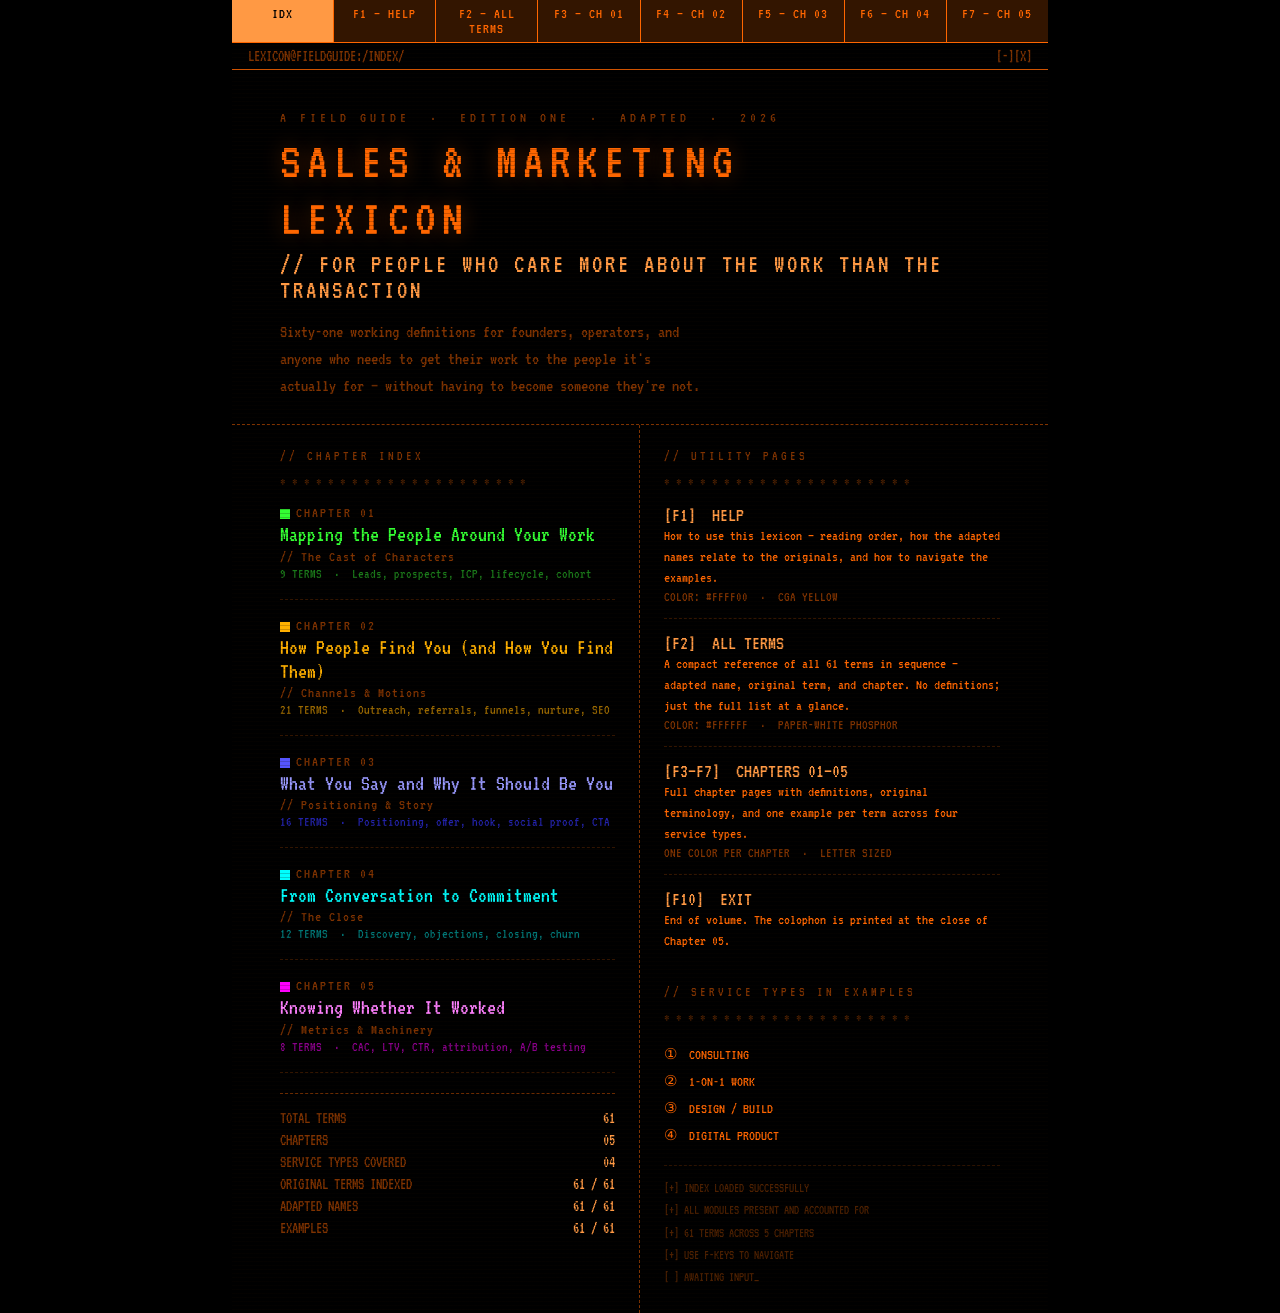
<file: index.html>
<!DOCTYPE html>
<html lang="en">
<head>
<meta charset="UTF-8">
<meta name="viewport" content="width=816px">
<title>Sales &amp; Marketing Lexicon 2026</title>
<link rel="preconnect" href="https://fonts.googleapis.com">
<link href="https://fonts.googleapis.com/css2?family=VT323&display=swap" rel="stylesheet">
<link rel="stylesheet" href="styles.css">
</head>
<body>
<div id="app" data-tab="idx">

<!-- ═══ SHARED TAB BAR ═══ -->
<div class="fkbar">
  <div class="fk dk" data-tab="idx">IDX</div>
  <div class="fk dk" data-tab="f1">F1 — HELP</div>
  <div class="fk dk" data-tab="f2">F2 — ALL TERMS</div>
  <div class="fk dk" data-tab="f3">F3 — CH 01</div>
  <div class="fk dk" data-tab="f4">F4 — CH 02</div>
  <div class="fk dk" data-tab="f5">F5 — CH 03</div>
  <div class="fk dk" data-tab="f6">F6 — CH 04</div>
  <div class="fk dk" data-tab="f7">F7 — CH 05</div>
</div>

<!-- ═══ IDX — INDEX ═══ -->
<div class="tab-panel" data-tab="idx">
<div class="page">
<div class="titlebar">
  <div class="ts">LEXICON@FIELDGUIDE:/INDEX/</div>
  <div class="ts">[-][X]</div>
</div>
<div class="main">
  <div class="hero">
    <div class="vol">A FIELD GUIDE &nbsp;·&nbsp; EDITION ONE &nbsp;·&nbsp; ADAPTED &nbsp;·&nbsp; 2026</div>
    <div class="big-title">SALES &amp; MARKETING<br>LEXICON</div>
    <div class="big-sub">// FOR PEOPLE WHO CARE MORE ABOUT THE WORK THAN THE TRANSACTION</div>
    <div class="tagline">Sixty-one working definitions for founders, operators, and anyone who needs to get their work to the people it's actually for — without having to become someone they're not.</div>
  </div>
  <div class="index-body">
    <div class="col-left">
      <div class="sec-label">// CHAPTER INDEX</div>
      <div class="sec-rule">* * * * * * * * * * * * * * * * * * * * *</div>
      <div class="ch-row">
        <div class="ch-num"><span class="ch-dot green-dot"></span>CHAPTER 01</div>
        <div class="ch-name" style="color:#33FF33">Mapping the People Around Your Work</div>
        <div class="ch-sub2">// The Cast of Characters</div>
        <div class="ch-terms" style="color:#1a7a1a">9 TERMS &nbsp;·&nbsp; Leads, prospects, ICP, lifecycle, cohort</div>
      </div>
      <div class="ch-row">
        <div class="ch-num"><span class="ch-dot amber-dot"></span>CHAPTER 02</div>
        <div class="ch-name" style="color:#FFB000">How People Find You (and How You Find Them)</div>
        <div class="ch-sub2">// Channels &amp; Motions</div>
        <div class="ch-terms" style="color:#996800">21 TERMS &nbsp;·&nbsp; Outreach, referrals, funnels, nurture, SEO</div>
      </div>
      <div class="ch-row">
        <div class="ch-num"><span class="ch-dot blue-dot"></span>CHAPTER 03</div>
        <div class="ch-name" style="color:#9999FF">What You Say and Why It Should Be You</div>
        <div class="ch-sub2">// Positioning &amp; Story</div>
        <div class="ch-terms" style="color:#2222AA">16 TERMS &nbsp;·&nbsp; Positioning, offer, hook, social proof, CTA</div>
      </div>
      <div class="ch-row">
        <div class="ch-num"><span class="ch-dot cyan-dot"></span>CHAPTER 04</div>
        <div class="ch-name" style="color:#00FFFF">From Conversation to Commitment</div>
        <div class="ch-sub2">// The Close</div>
        <div class="ch-terms" style="color:#007777">12 TERMS &nbsp;·&nbsp; Discovery, objections, closing, churn</div>
      </div>
      <div class="ch-row">
        <div class="ch-num"><span class="ch-dot magenta-dot"></span>CHAPTER 05</div>
        <div class="ch-name" style="color:#FF80FF">Knowing Whether It Worked</div>
        <div class="ch-sub2">// Metrics &amp; Machinery</div>
        <div class="ch-terms" style="color:#880088">8 TERMS &nbsp;·&nbsp; CAC, LTV, CTR, attribution, A/B testing</div>
      </div>
      <div class="stats-block">
        <div class="stat-row"><span class="stat-label">TOTAL TERMS</span><span class="stat-val">61</span></div>
        <div class="stat-row"><span class="stat-label">CHAPTERS</span><span class="stat-val">05</span></div>
        <div class="stat-row"><span class="stat-label">SERVICE TYPES COVERED</span><span class="stat-val">04</span></div>
        <div class="stat-row"><span class="stat-label">ORIGINAL TERMS INDEXED</span><span class="stat-val">61 / 61</span></div>
        <div class="stat-row"><span class="stat-label">ADAPTED NAMES</span><span class="stat-val">61 / 61</span></div>
        <div class="stat-row"><span class="stat-label">EXAMPLES</span><span class="stat-val">61 / 61</span></div>
      </div>
    </div>
    <div class="col-right">
      <div class="sec-label">// UTILITY PAGES</div>
      <div class="sec-rule">* * * * * * * * * * * * * * * * * * * * *</div>
      <div class="util-block">
        <div class="util-row">
          <div class="util-key">[F1] &nbsp;HELP</div>
          <div class="util-desc">How to use this lexicon — reading order, how the adapted names relate to the originals, and how to navigate the examples.</div>
          <div class="util-sub">COLOR: #FFFF00 &nbsp;·&nbsp; CGA YELLOW</div>
        </div>
        <div class="util-row">
          <div class="util-key">[F2] &nbsp;ALL TERMS</div>
          <div class="util-desc">A compact reference of all 61 terms in sequence — adapted name, original term, and chapter. No definitions; just the full list at a glance.</div>
          <div class="util-sub">COLOR: #FFFFFF &nbsp;·&nbsp; PAPER-WHITE PHOSPHOR</div>
        </div>
        <div class="util-row">
          <div class="util-key">[F3–F7] &nbsp;CHAPTERS 01–05</div>
          <div class="util-desc">Full chapter pages with definitions, original terminology, and one example per term across four service types.</div>
          <div class="util-sub">ONE COLOR PER CHAPTER &nbsp;·&nbsp; LETTER SIZED</div>
        </div>
        <div class="util-row">
          <div class="util-key">[F10] &nbsp;EXIT</div>
          <div class="util-desc">End of volume. The colophon is printed at the close of Chapter 05.</div>
        </div>
      </div>
      <div class="sec-label" style="margin-top:20px">// SERVICE TYPES IN EXAMPLES</div>
      <div class="sec-rule">* * * * * * * * * * * * * * * * * * * * *</div>
      <div style="color:#FF6600;font-size:15px;line-height:1.8">
        <div>① &nbsp;CONSULTING</div>
        <div>② &nbsp;1-ON-1 WORK</div>
        <div>③ &nbsp;DESIGN / BUILD</div>
        <div>④ &nbsp;DIGITAL PRODUCT</div>
      </div>
      <div class="syslog">
        [+] INDEX LOADED SUCCESSFULLY<br>
        [+] ALL MODULES PRESENT AND ACCOUNTED FOR<br>
        [+] 61 TERMS ACROSS 5 CHAPTERS<br>
        [+] USE F-KEYS TO NAVIGATE<br>
        [&nbsp;] AWAITING INPUT<span class="blink">_</span>
      </div>
    </div>
  </div>
</div>
</div>
</div>

<!-- ═══ F1 — HELP ═══ -->
<div class="tab-panel" data-tab="f1">
<div class="page">
<div class="titlebar">
  <div class="ts">LEXICON@FIELDGUIDE:/HELP/</div>
  <div class="ts">[-][X]</div>
</div>
<div class="ph" style="display:flex;justify-content:space-between;align-items:flex-start">
  <div>
    <div class="ch-title">F 1 &nbsp;&nbsp; — &nbsp;&nbsp; H E L P</div>
    <div class="ch-sub">// HOW TO READ AND USE THIS LEXICON</div>
  </div>
  <div style="text-align:right">
    <div style="color:#444400;font-size:14px;letter-spacing:2px">UTILITY PAGE &nbsp;·&nbsp; ADAPTED ED.</div>
    <div style="display:flex;gap:16px;justify-content:flex-end;margin-top:4px">
      <div style="font-size:14px;color:#FFFF00">TOTAL TERMS <span style="color:#FFFF88">61</span></div>
      <div style="font-size:14px;color:#FFFF00">STATUS <span class="tag">LOADED</span></div>
    </div>
  </div>
</div>
<div class="main">
  <div class="col">
    <div class="st">W H A T &nbsp; T H I S &nbsp; I S</div>
    <div class="sr">* * * * * * * * * * * * * * * * * * * * *</div>
    <div class="block">
      <div class="bh">An adapted vocabulary guide</div>
      <div class="bd">This lexicon takes the standard language of sales and marketing and reframes it for people whose primary motivation is their work — not the transaction. Every term has been renamed to describe its actual function, with the original industry term kept in brackets so you can use both languages fluently.</div>
    </div>
    <div class="block">
      <div class="bh">Who it's for</div>
      <div class="bd">Consultants, coaches, designers, developers, and anyone selling a digital product who needs to understand the mechanics of connecting their work to the people who need it — without adopting the mindset of a salesperson.</div>
    </div>
    <div class="block">
      <div class="bh">How the terms are structured</div>
      <div class="bd">Each entry has three parts:</div>
      <div class="bsub">
        <span style="color:#FFFF88">ADAPTED NAME</span> — what the term actually describes in plain language<br>
        <span style="color:#888800">// ORIGINAL TERM</span> — the industry-standard name you'll encounter in the wild<br>
        <span style="color:#FFFF00">DEFINITION</span> — what it means and why it matters<br>
        <span style="color:#444400">[+] EXAMPLE</span> — one concrete example from one of four service types
      </div>
    </div>
    <div class="block">
      <div class="bh">The four service types in examples</div>
      <div class="bsub" style="line-height:1.9">
        <span style="color:#FFFF88">① CONSULTING</span> — advisory or strategic engagements<br>
        <span style="color:#FFFF88">② 1-ON-1 WORK</span> — coaching, mentoring, therapy, tutoring<br>
        <span style="color:#FFFF88">③ DESIGN / BUILD</span> — client projects, commissioned work<br>
        <span style="color:#FFFF88">④ DIGITAL PRODUCT</span> — courses, tools, templates, software
      </div>
    </div>
    <div class="block">
      <div class="bh">Reading order</div>
      <div class="bd">Chapters are designed to follow the natural arc of getting work to people: first understand who they are (Ch.01), then how to reach them (Ch.02), then what to say (Ch.03), then how to reach agreement (Ch.04), then how to measure what worked (Ch.05). You can also dip in anywhere.</div>
    </div>
  </div>
  <div class="col">
    <div class="st">N A V I G A T I O N</div>
    <div class="sr">* * * * * * * * * * * * * * * * * * * * *</div>
    <div class="block">
      <div class="bh">Function key reference</div>
      <div style="margin-top:6px">
        <div class="nav-row"><div class="nav-key">F1</div><div class="nav-desc">HELP — this page. How the lexicon works, how terms are structured, how to navigate.</div></div>
        <div class="nav-row"><div class="nav-key">F2</div><div class="nav-desc">ALL TERMS — compact full-index of all 61 terms. Adapted names, originals, and chapter reference. No definitions.</div></div>
        <div class="nav-row"><div class="nav-key">F3</div><div class="nav-desc" style="color:#33FF33">CHAPTER 01 — Mapping the People Around Your Work (9 terms)</div></div>
        <div class="nav-row"><div class="nav-key">F4</div><div class="nav-desc" style="color:#FFB000">CHAPTER 02 — How People Find You and How You Find Them (21 terms)</div></div>
        <div class="nav-row"><div class="nav-key">F5</div><div class="nav-desc" style="color:#9999FF">CHAPTER 03 — What You Say and Why It Should Be You (16 terms)</div></div>
        <div class="nav-row"><div class="nav-key">F6</div><div class="nav-desc" style="color:#00FFFF">CHAPTER 04 — From Conversation to Commitment (12 terms)</div></div>
        <div class="nav-row"><div class="nav-key">F7</div><div class="nav-desc" style="color:#FF80FF">CHAPTER 05 — Knowing Whether It Worked (8 terms)</div></div>
        <div class="nav-row"><div class="nav-key">IDX</div><div class="nav-desc">INDEX — overview of all chapters and utility pages.</div></div>
      </div>
    </div>
    <div class="block">
      <div class="bh">Color coding</div>
      <div class="bsub" style="line-height:2">
        <span class="color-swatch" style="background:#33FF33"></span><span style="color:#33FF33">Phosphor Green</span> &nbsp;Ch.01 — People<br>
        <span class="color-swatch" style="background:#FFB000"></span><span style="color:#FFB000">Phosphor Amber</span> &nbsp;Ch.02 — Channels<br>
        <span class="color-swatch" style="background:#5555FF"></span><span style="color:#9999FF">CGA Blue</span> &nbsp;Ch.03 — Positioning<br>
        <span class="color-swatch" style="background:#00FFFF"></span><span style="color:#00FFFF">Cyan</span> &nbsp;Ch.04 — Commitment<br>
        <span class="color-swatch" style="background:#FF00FF"></span><span style="color:#FF80FF">Magenta</span> &nbsp;Ch.05 — Metrics<br>
        <span class="color-swatch" style="background:#FF6600"></span><span style="color:#FF9944">C64 Orange</span> &nbsp;Index<br>
        <span class="color-swatch" style="background:#FFFF00"></span><span style="color:#FFFF88">CGA Yellow</span> &nbsp;Help (this page)<br>
        <span class="color-swatch" style="background:#FFFFFF"></span><span style="color:#FFF">Paper White</span> &nbsp;All Terms
      </div>
    </div>
    <div class="syslog">
      [+] HELP MODULE LOADED<br>
      [+] ALL PAGES PRESENT: INDEX + HELP + ALL TERMS + CH01–CH05<br>
      [+] USE F-KEYS TO NAVIGATE<br>
      [&nbsp;] AWAITING INPUT<span class="blink">_</span>
    </div>
  </div>
</div>
</div>
</div>

<!-- ═══ F2 — ALL TERMS ═══ -->
<div class="tab-panel" data-tab="f2">
<div class="page">
<div class="titlebar">
  <div class="ts">LEXICON@FIELDGUIDE:/ALL_TERMS/</div>
  <div class="ts">[-][X]</div>
</div>
<div class="ph" style="display:flex;justify-content:space-between;align-items:center">
  <div>
    <div class="ch-title">F 2 &nbsp;&nbsp; — &nbsp;&nbsp; A L L &nbsp; T E R M S</div>
    <div class="ch-sub">// FULL INDEX · 61 TERMS · 5 CHAPTERS · ADAPTED + ORIGINAL</div>
  </div>
  <div style="text-align:right;color:#666666;font-size:14px;letter-spacing:2px">VOL I OF I &nbsp;·&nbsp; ADAPTED ED.</div>
</div>
<div class="body">
  <div class="col">
    <div class="st" style="color:#33FF33">C H . 0 1 &nbsp;—&nbsp; P E O P L E</div>
    <div class="sr">* * * * * * * * * * * * * * * * * *</div>
    <div class="tr"><div style="color:#1a7a1a;font-size:13px">01</div><div class="tn" style="color:#80FF80">Contact</div><div class="to" style="color:#1a7a1a">// Lead</div></div>
    <div class="tr"><div style="color:#1a7a1a;font-size:13px">02</div><div class="tn" style="color:#80FF80">Unknown Contact</div><div class="to" style="color:#1a7a1a">// Cold Lead</div></div>
    <div class="tr"><div style="color:#1a7a1a;font-size:13px">03</div><div class="tn" style="color:#80FF80">Already-Curious Contact</div><div class="to" style="color:#1a7a1a">// Warm Lead</div></div>
    <div class="tr"><div style="color:#1a7a1a;font-size:13px">04</div><div class="tn" style="color:#80FF80">Relationship Contact</div><div class="to" style="color:#1a7a1a">// Friendly Informal</div></div>
    <div class="tr"><div style="color:#1a7a1a;font-size:13px">05</div><div class="tn" style="color:#80FF80">Good-Fit Contact</div><div class="to" style="color:#1a7a1a">// Qualified Lead</div></div>
    <div class="tr"><div style="color:#1a7a1a;font-size:13px">06</div><div class="tn" style="color:#80FF80">Someone You're Exploring With</div><div class="to" style="color:#1a7a1a">// Prospect</div></div>
    <div class="tr"><div style="color:#1a7a1a;font-size:13px">07</div><div class="tn" style="color:#80FF80">Your Ideal Person</div><div class="to" style="color:#1a7a1a">// ICP — Ideal Collaborator Profile</div></div>
    <div class="tr"><div style="color:#1a7a1a;font-size:13px">08</div><div class="tn" style="color:#80FF80">Where Someone Is With Your Work</div><div class="to" style="color:#1a7a1a">// Lifecycle Stage</div></div>
    <div class="tr"><div style="color:#1a7a1a;font-size:13px">09</div><div class="tn" style="color:#80FF80">A Group You Learn From Together</div><div class="to" style="color:#1a7a1a">// Cohort</div></div>
    <div class="st" style="color:#FFB000;margin-top:12px">C H . 0 2 &nbsp;—&nbsp; C H A N N E L S</div>
    <div class="sr">* * * * * * * * * * * * * * * * * *</div>
    <div class="tr"><div style="color:#996800;font-size:13px">10</div><div class="tn" style="color:#FFD066">Reaching Out Directly</div><div class="to" style="color:#996800">// Direct Outreach</div></div>
    <div class="tr"><div style="color:#996800;font-size:13px">11</div><div class="tn" style="color:#FFD066">Reaching Out Cold</div><div class="to" style="color:#996800">// Cold Outreach / Cold Email / Cold Call</div></div>
    <div class="tr"><div style="color:#996800;font-size:13px">12</div><div class="tn" style="color:#FFD066">An Introduction Through Someone You Both Know</div><div class="to" style="color:#996800">// Warm Intro</div></div>
    <div class="tr"><div style="color:#996800;font-size:13px">13</div><div class="tn" style="color:#FFD066">A Recommendation</div><div class="to" style="color:#996800">// Referral</div></div>
    <div class="tr"><div style="color:#996800;font-size:13px">14</div><div class="tn" style="color:#FFD066">People Finding You Naturally</div><div class="to" style="color:#996800">// Organic Reach / Organic Marketing</div></div>
    <div class="tr"><div style="color:#996800;font-size:13px">15</div><div class="tn" style="color:#FFD066">Sharing Without Paid Promotion</div><div class="to" style="color:#996800">// Organic Socials</div></div>
    <div class="tr"><div style="color:#996800;font-size:13px">16</div><div class="tn" style="color:#FFD066">A Gap Worth Filling</div><div class="to" style="color:#996800">// Hole in the Market</div></div>
    <div class="tr"><div style="color:#996800;font-size:13px">17</div><div class="tn" style="color:#FFD066">Scrappy, Creative Visibility</div><div class="to" style="color:#996800">// Pirate Marketing</div></div>
    <div class="tr"><div style="color:#996800;font-size:13px">18</div><div class="tn" style="color:#FFD066">Experimenting to Find What Reaches People</div><div class="to" style="color:#996800">// Growth Hacking</div></div>
    <div class="tr"><div style="color:#996800;font-size:13px">19</div><div class="tn" style="color:#FFD066">Unexpected Presence</div><div class="to" style="color:#996800">// Guerrilla Marketing</div></div>
    <div class="tr"><div style="color:#996800;font-size:13px">20</div><div class="tn" style="color:#FFD066">Collaborating to Reach Each Other's Communities</div><div class="to" style="color:#996800">// Partnerships / Co-marketing</div></div>
  </div>
  <div class="col">
    <div class="st" style="color:#FFB000">C H . 0 2 &nbsp;( C O N T I N U E D )</div>
    <div class="sr">* * * * * * * * * * * * * * * * * *</div>
    <div class="tr"><div style="color:#996800;font-size:13px">21</div><div class="tn" style="color:#FFD066">A Series of Touchpoints Over Time</div><div class="to" style="color:#996800">// Sequence / Drip Campaign</div></div>
    <div class="tr"><div style="color:#996800;font-size:13px">22</div><div class="tn" style="color:#FFD066">A Moment of Contact</div><div class="to" style="color:#996800">// Touchpoint</div></div>
    <div class="tr"><div style="color:#996800;font-size:13px">23</div><div class="tn" style="color:#FFD066">Staying in Touch</div><div class="to" style="color:#996800">// Follow-up</div></div>
    <div class="tr"><div style="color:#996800;font-size:13px">24</div><div class="tn" style="color:#FFD066">Staying Present for Someone Not Ready Yet</div><div class="to" style="color:#996800">// Nurturing</div></div>
    <div class="tr"><div style="color:#996800;font-size:13px">25</div><div class="tn" style="color:#FFD066">The Path from Discovery to Engagement</div><div class="to" style="color:#996800">// Funnel</div></div>
    <div class="tr"><div style="color:#996800;font-size:13px">26</div><div class="tn" style="color:#FFD066">Early / Middle / Late in Someone's Journey</div><div class="to" style="color:#996800">// TOFU / MOFU / BOFU</div></div>
    <div class="tr"><div style="color:#996800;font-size:13px">27</div><div class="tn" style="color:#FFD066">Something Useful You Offer Freely</div><div class="to" style="color:#996800">// Lead Magnet</div></div>
    <div class="tr"><div style="color:#996800;font-size:13px">28</div><div class="tn" style="color:#FFD066">A Focused Page for One Purpose</div><div class="to" style="color:#996800">// Landing Page</div></div>
    <div class="tr"><div style="color:#996800;font-size:13px">29</div><div class="tn" style="color:#FFD066">What Someone Sees First</div><div class="to" style="color:#996800">// Above the Fold</div></div>
    <div class="tr"><div style="color:#996800;font-size:13px">30</div><div class="tn" style="color:#FFD066">Getting Someone's Contact Information</div><div class="to" style="color:#996800">// Contact Capture</div></div>
    <div class="st" style="color:#9999FF;margin-top:12px">C H . 0 3 &nbsp;—&nbsp; P O S I T I O N I N G</div>
    <div class="sr">* * * * * * * * * * * * * * * * * *</div>
    <div class="tr"><div style="color:#2222AA;font-size:13px">31</div><div class="tn" style="color:#BBBBFF">Where You Fit in Someone's Mind</div><div class="to" style="color:#2222AA">// Positioning</div></div>
    <div class="tr"><div style="color:#2222AA;font-size:13px">32</div><div class="tn" style="color:#BBBBFF">Your Core Reason to Choose You</div><div class="to" style="color:#2222AA">// Value Proposition</div></div>
    <div class="tr"><div style="color:#2222AA;font-size:13px">33</div><div class="tn" style="color:#BBBBFF">When the Work Starts Pulling Itself</div><div class="to" style="color:#2222AA">// Product-Market Fit / PMF</div></div>
    <div class="tr"><div style="color:#2222AA;font-size:13px">34</div><div class="tn" style="color:#BBBBFF">What Makes You Distinct and Keeps It That Way</div><div class="to" style="color:#2222AA">// Differentiation / Moat</div></div>
    <div class="tr"><div style="color:#2222AA;font-size:13px">35</div><div class="tn" style="color:#BBBBFF">Your Sharpest Entry Point</div><div class="to" style="color:#2222AA">// Wedge</div></div>
    <div class="tr"><div style="color:#2222AA;font-size:13px">36</div><div class="tn" style="color:#BBBBFF">The First Group You're Actually For</div><div class="to" style="color:#2222AA">// Beachhead Market</div></div>
    <div class="tr"><div style="color:#2222AA;font-size:13px">37</div><div class="tn" style="color:#BBBBFF">How Big the Space Is and How Much Is Yours</div><div class="to" style="color:#2222AA">// TAM / SAM / SOM</div></div>
    <div class="tr"><div style="color:#2222AA;font-size:13px">38</div><div class="tn" style="color:#BBBBFF">Defining What You Do Rather Than Competing</div><div class="to" style="color:#2222AA">// Category Creation</div></div>
    <div class="tr"><div style="color:#2222AA;font-size:13px">39</div><div class="tn" style="color:#BBBBFF">The Opening That Earns Attention</div><div class="to" style="color:#2222AA">// Hook</div></div>
    <div class="tr"><div style="color:#2222AA;font-size:13px">40</div><div class="tn" style="color:#BBBBFF">A Brief Clear Explanation of What You Do</div><div class="to" style="color:#2222AA">// Pitch / Elevator Pitch</div></div>
  </div>
  <div class="col">
    <div class="st" style="color:#9999FF">C H . 0 3 &nbsp;( C O N T I N U E D )</div>
    <div class="sr">* * * * * * * * * * * * * * * * * *</div>
    <div class="tr"><div style="color:#2222AA;font-size:13px">41</div><div class="tn" style="color:#BBBBFF">The Full Proposition</div><div class="to" style="color:#2222AA">// Offer</div></div>
    <div class="tr"><div style="color:#2222AA;font-size:13px">42</div><div class="tn" style="color:#BBBBFF">The Three Jobs of a Page</div><div class="to" style="color:#2222AA">// Headline, Subhead &amp; Body</div></div>
    <div class="tr"><div style="color:#2222AA;font-size:13px">43</div><div class="tn" style="color:#BBBBFF">Evidence That Others Found It Valuable</div><div class="to" style="color:#2222AA">// Social Proof</div></div>
    <div class="tr"><div style="color:#2222AA;font-size:13px">44</div><div class="tn" style="color:#BBBBFF">A Real Reason to Act Now Rather Than Later</div><div class="to" style="color:#2222AA">// Urgency / Scarcity</div></div>
    <div class="tr"><div style="color:#2222AA;font-size:13px">45</div><div class="tn" style="color:#BBBBFF">The One Thing You're Asking Someone to Do</div><div class="to" style="color:#2222AA">// Call to Action / CTA</div></div>
    <div class="tr"><div style="color:#2222AA;font-size:13px">46</div><div class="tn" style="color:#BBBBFF">Plainly Asking for What You Want</div><div class="to" style="color:#2222AA">// Direct Ask</div></div>
    <div class="st" style="color:#00FFFF;margin-top:10px">C H . 0 4 &nbsp;—&nbsp; C O M M I T M E N T</div>
    <div class="sr">* * * * * * * * * * * * * * * * * *</div>
    <div class="tr"><div style="color:#007777;font-size:13px">47</div><div class="tn" style="color:#80FFFF">The First Real Conversation</div><div class="to" style="color:#007777">// Discovery Call</div></div>
    <div class="tr"><div style="color:#007777;font-size:13px">48</div><div class="tn" style="color:#80FFFF">Showing What You Do in Context</div><div class="to" style="color:#007777">// Demo</div></div>
    <div class="tr"><div style="color:#007777;font-size:13px">49</div><div class="tn" style="color:#80FFFF">Responding to Hesitation Without Deflecting</div><div class="to" style="color:#007777">// Objection Handling</div></div>
    <div class="tr"><div style="color:#007777;font-size:13px">50</div><div class="tn" style="color:#80FFFF">Testing Whether Someone Is Ready</div><div class="to" style="color:#007777">// Trial Close</div></div>
    <div class="tr"><div style="color:#007777;font-size:13px">51</div><div class="tn" style="color:#80FFFF">The Moment of Decision</div><div class="to" style="color:#007777">// Close</div></div>
    <div class="tr"><div style="color:#007777;font-size:13px">52</div><div class="tn" style="color:#80FFFF">An Invitation Rather Than a Push</div><div class="to" style="color:#007777">// Soft Close</div></div>
    <div class="tr"><div style="color:#007777;font-size:13px">53</div><div class="tn" style="color:#80FFFF">A Direct Request for a Decision Now</div><div class="to" style="color:#007777">// Hard Close</div></div>
    <div class="tr"><div style="color:#007777;font-size:13px">54</div><div class="tn" style="color:#80FFFF">Moving Forward as Though the Decision Is Made</div><div class="to" style="color:#007777">// Assumptive Close</div></div>
    <div class="tr"><div style="color:#007777;font-size:13px">55</div><div class="tn" style="color:#80FFFF">The Paperwork That Makes It Real</div><div class="to" style="color:#007777">// Deal / Contract / LOI</div></div>
    <div class="tr"><div style="color:#007777;font-size:13px">56</div><div class="tn" style="color:#80FFFF">Passing Responsibility to the Next Stage</div><div class="to" style="color:#007777">// Handoff</div></div>
    <div class="tr"><div style="color:#007777;font-size:13px">57</div><div class="tn" style="color:#80FFFF">Any Time Someone Takes the Next Step</div><div class="to" style="color:#007777">// Conversion</div></div>
    <div class="tr"><div style="color:#007777;font-size:13px">58</div><div class="tn" style="color:#80FFFF">People Who Stop Engaging or Leave</div><div class="to" style="color:#007777">// Churn</div></div>
    <div class="st" style="color:#FF80FF;margin-top:10px">C H . 0 5 &nbsp;—&nbsp; M E T R I C S</div>
    <div class="sr">* * * * * * * * * * * * * * * * * *</div>
    <div class="tr"><div style="color:#880088;font-size:13px">59</div><div class="tn" style="color:#FF80FF">What It Actually Costs to Bring Someone New In</div><div class="to" style="color:#880088">// CAC — Customer Acquisition Cost</div></div>
    <div class="tr"><div style="color:#880088;font-size:13px">60</div><div class="tn" style="color:#FF80FF">What One Person Is Worth Over Time</div><div class="to" style="color:#880088">// LTV — Lifetime Value</div></div>
    <div class="tr"><div style="color:#880088;font-size:13px">61</div><div class="tn" style="color:#FF80FF">How Often Interest Turns Into Something Real</div><div class="to" style="color:#880088">// Win Rate / Close Rate</div></div>
    <div class="tr"><div style="color:#880088;font-size:13px">62</div><div class="tn" style="color:#FF80FF">Whether Your Opening Is Doing Its Job</div><div class="to" style="color:#880088">// CTR — Click-Through Rate</div></div>
    <div class="tr"><div style="color:#880088;font-size:13px">63</div><div class="tn" style="color:#FF80FF">Whether People Are Opening What You Send</div><div class="to" style="color:#880088">// Open Rate</div></div>
    <div class="tr"><div style="color:#880088;font-size:13px">64</div><div class="tn" style="color:#FF80FF">Whether People Are Actually Responding</div><div class="to" style="color:#880088">// Reply Rate</div></div>
    <div class="tr"><div style="color:#880088;font-size:13px">65</div><div class="tn" style="color:#FF80FF">Which of Your Efforts Actually Led Here</div><div class="to" style="color:#880088">// Attribution</div></div>
    <div class="tr"><div style="color:#880088;font-size:13px">66</div><div class="tn" style="color:#FF80FF">Replacing Guesswork With a Small Honest Experiment</div><div class="to" style="color:#880088">// A/B Test</div></div>
  </div>
</div>
<div class="syslog">
  [+] ALL TERMS LOADED &nbsp;·&nbsp; 61 TERMS ACROSS 5 CHAPTERS &nbsp;·&nbsp; FOR DEFINITIONS SEE F3–F7 &nbsp;·&nbsp; [&nbsp;] AWAITING INPUT<span class="blink">_</span>
</div>
</div>
</div>

<!-- ═══ F3 — CHAPTER 01 (GREEN) ═══ -->
<div class="tab-panel" data-tab="f3">
<div class="page">
  <div class="titlebar">
    <div class="titlebar-side">LEXICON@FIELDGUIDE:/CH01/CAST_OF_CHARACTERS/</div>
    <div class="titlebar-side">[-][X]</div>
  </div>
  <div class="body">
    <div class="panel" style="grid-column:1/-1;border-left:none;border-right:none;border-top:none;padding:10px 16px 8px;display:flex;justify-content:space-between;align-items:flex-start">
      <div>
        <div class="sec-title" style="font-size:19px">C H A P T E R &nbsp; O N E</div>
        <div style="color:#1a8a1a;font-size:16px;letter-spacing:2px">// MAPPING THE PEOPLE AROUND YOUR WORK</div>
      </div>
      <div style="text-align:right">
        <div class="label-sm">VOL I OF I &nbsp;·&nbsp; ADAPTED ED.</div>
        <div class="status-row" style="justify-content:flex-end">
          <div class="stat">TERMS <span class="stat-val">09</span></div>
          <div class="stat">STATUS <span class="stat-val tag">LOADED</span></div>
          <div class="stat">CH <span class="stat-val">01/05</span></div>
        </div>
      </div>
    </div>
    <div class="divider-h"></div>
    <div class="panel" style="grid-column:1/-1;border-left:none;border-right:none;border-top:none;padding:10px 16px 8px">
      <div class="intro-text">Before you can connect your work with anyone, it helps to have a shared language for describing who those people are and where they stand. The terms below are a way of sorting — not of ranking people's worth, but of understanding how much common ground already exists between you and someone else. The closer the fit, the less explaining you have to do.</div>
    </div>
    <div class="divider-h"></div>
    <div class="panel" style="border-left:none;border-top:none;border-bottom:none">
      <div class="sec-title" style="margin-bottom:6px">T E R M S &nbsp; 01 – 05</div>
      <div class="sec-rule">* * * * * * * * * * * * * * * * * * * * * * * * * *</div>
      <div class="term-row">
        <div class="term-name">Contact</div><div class="term-orig">// Lead</div>
        <div class="term-def">Anyone who has crossed paths with your work — a form fill, a reply, a handshake. The raw starting point of any list.</div>
        <div class="term-ex-label">[+] EXAMPLE (digital product)</div>
        <div class="term-ex">Someone who signed up for your newsletter after finding a free article through search. Interest shown; fit unknown.</div>
      </div>
      <div class="term-row">
        <div class="term-name">Unknown Contact</div><div class="term-orig">// Cold Lead</div>
        <div class="term-def">Someone who hasn't encountered your work yet. You're introducing yourself from scratch — no prior signal, no shared context.</div>
        <div class="term-ex-label">[+] EXAMPLE (consulting)</div>
        <div class="term-ex">A company you've identified as a strong fit, whose operations lead has no idea you exist.</div>
      </div>
      <div class="term-row">
        <div class="term-name">Already-Curious Contact</div><div class="term-orig">// Warm Lead</div>
        <div class="term-def">Someone who showed genuine interest on their own — visited, downloaded, was pointed your way. There's already a thread to pull.</div>
        <div class="term-ex-label">[+] EXAMPLE (1-on-1 work)</div>
        <div class="term-ex">Someone following your work for months who finally replied asking how your process works.</div>
      </div>
      <div class="term-row">
        <div class="term-name">Relationship Contact</div><div class="term-orig">// Friendly Informal</div>
        <div class="term-def">Someone warm through relationship rather than marketing — a former collaborator, a friend of a friend. The warmth is personal, not earned through output.</div>
        <div class="term-ex-label">[+] EXAMPLE (design / build)</div>
        <div class="term-ex">A past client's co-founder who saw your work up close and now has their own product to build.</div>
      </div>
      <div class="term-row">
        <div class="term-name">Good-Fit Contact</div><div class="term-orig">// Qualified Lead</div>
        <div class="term-def">Someone who, looking at what they need and what you do, lines up well. Right context, right problem, right circumstances. The filter that matters most.</div>
        <div class="term-ex-label">[+] EXAMPLE (consulting)</div>
        <div class="term-ex">A company with a specific operational challenge you've solved before and a decision-maker actively looking for help.</div>
      </div>
    </div>
    <div class="panel" style="border-right:none;border-top:none;border-bottom:none">
      <div class="sec-title" style="margin-bottom:6px">T E R M S &nbsp; 06 – 09</div>
      <div class="sec-rule">* * * * * * * * * * * * * * * * * * * * * * * * * *</div>
      <div class="term-row">
        <div class="term-name">Someone You're Exploring With</div><div class="term-orig">// Prospect</div>
        <div class="term-def">A good-fit contact now in real conversation. You're figuring out whether there's something real here. Not a commitment yet — but no longer just a name.</div>
        <div class="term-ex-label">[+] EXAMPLE (1-on-1 work)</div>
        <div class="term-ex">Someone you had an introductory call with who asked to speak again next week.</div>
      </div>
      <div class="term-row">
        <div class="term-name">Your Ideal Person</div><div class="term-orig">// ICP — Ideal Collaborator Profile</div>
        <div class="term-def">A clear picture of the person who gets the most from what you do — their situation, their problem, how they think. Not about exclusion; about knowing who you're actually for.</div>
        <div class="term-ex-label">[+] EXAMPLE (digital product)</div>
        <div class="term-ex">"Professionals who are good at what they do but have never had to think about how to position or communicate it."</div>
      </div>
      <div class="term-row">
        <div class="term-name">Where Someone Is With Your Work</div><div class="term-orig">// Lifecycle Stage</div>
        <div class="term-def">Where someone sits in their arc with you — just discovered, following along, worked with you once, or now referring others. Knowing the stage helps you respond appropriately.</div>
        <div class="term-ex-label">[+] EXAMPLE (design / build)</div>
        <div class="term-ex">A past client referring others is at a completely different stage than a first-time portfolio visitor — and needs a different conversation, if any.</div>
      </div>
      <div class="term-row">
        <div class="term-name">A Group You Learn From Together</div><div class="term-orig">// Cohort</div>
        <div class="term-def">People who arrived at the same time or through the same path. Looking at them together reveals patterns — what they need, how they engage. Not for labeling; for learning.</div>
        <div class="term-ex-label">[+] EXAMPLE (consulting)</div>
        <div class="term-ex">Comparing year-one clients with year-three clients reveals how your ideal engagement has shifted and what kinds of work you do best.</div>
      </div>
      <div style="margin-top:14px;border-top:1px dashed #0d5c0d;padding-top:12px">
        <div class="label-sm" style="margin-bottom:6px">// SYSTEM LOG</div>
        <div style="color:#0d5c0d;font-size:15px;line-height:1.7">
          [+] CHAPTER 01 — LOADED SUCCESSFULLY<br>
          [+] TERMS PARSED: 09 OF 09<br>
          [+] EXAMPLES INDEXED: 09 OF 09<br>
          [+] SERVICE TYPES COVERED: 04 OF 04<br>
          [+] NEXT MODULE: CH02 — HOW PEOPLE FIND YOU<br>
          [&nbsp;] AWAITING INPUT<span class="blink">_</span>
        </div>
      </div>
    </div>
  </div>
</div>
</div>

<!-- ═══ F4 — CHAPTER 02 (AMBER) ═══ -->
<div class="tab-panel" data-tab="f4">
<div class="page">
<div class="titlebar">
  <div class="ts">LEXICON@FIELDGUIDE:/CH02/CHANNELS_AND_MOTIONS/</div>
  <div class="ts">[-][X]</div>
</div>
<div class="ph" style="display:flex;justify-content:space-between;align-items:flex-start">
  <div>
    <div class="ch-title">C H A P T E R &nbsp; T W O</div>
    <div class="ch-sub">// HOW PEOPLE FIND YOU (AND HOW YOU FIND THEM)</div>
  </div>
  <div style="text-align:right">
    <div style="color:#4D3400;font-size:14px;letter-spacing:2px">VOL I OF I &nbsp;·&nbsp; ADAPTED ED.</div>
    <div style="display:flex;gap:16px;justify-content:flex-end;margin-top:4px">
      <div class="stat">TERMS <span class="sv">21</span></div>
      <div class="stat">STATUS <span class="sv tag">LOADED</span></div>
      <div class="stat">CH <span class="sv">02/05</span></div>
    </div>
  </div>
</div>
<div class="ph" style="border-top:none;padding:6px 16px">
  <div class="intro">There's no single right way to get your work in front of the right people. The terms below describe the main shapes that process takes — some active, some passive, some that scale, some that don't. Knowing what each one is helps you decide where to put your energy.</div>
</div>
<div class="body">
  <div class="col">
    <div class="st">T E R M S &nbsp; 01–07</div>
    <div class="sr">* * * * * * * * * * * * * * * * * *</div>
    <div class="tr"><div class="tn">Reaching Out Directly</div><div class="to">// Direct Outreach</div><div class="td">You, writing to a specific person on purpose. One-to-one — you picked them.</div><div class="tel">[+] EX (consulting)</div><div class="te">Emailing an operations lead, referencing a specific challenge they've publicly talked about.</div></div>
    <div class="tr"><div class="tn">Reaching Out Cold</div><div class="to">// Cold Outreach / Cold Email / Cold Call</div><div class="td">Direct contact with no prior relationship. Introducing yourself from scratch.</div><div class="tel">[+] EX (design / build)</div><div class="te">Contacting a business whose product has an obvious gap — leading with a specific observation, not a generic offer.</div></div>
    <div class="tr"><div class="tn">An Introduction Through Someone You Both Know</div><div class="to">// Warm Intro</div><div class="td">Someone who knows you both makes the connection. Trust travels with them.</div><div class="tel">[+] EX (1-on-1 work)</div><div class="te">A past participant mentions you to a friend going through something similar and connects you both.</div></div>
    <div class="tr"><div class="tn">A Recommendation</div><div class="to">// Referral</div><div class="td">Someone who knows your work sends a new person your way — passing their own credibility along.</div><div class="tel">[+] EX (consulting)</div><div class="te">A client mentions you unprompted to another founder facing the same challenge.</div></div>
    <div class="tr"><div class="tn">People Finding You Naturally</div><div class="to">// Organic Reach / Organic Marketing</div><div class="td">Someone discovers your work without you pushing it — search, content, word-of-mouth. Slower to build; harder to kill.</div><div class="tel">[+] EX (digital product)</div><div class="te">Your product gets mentioned in a newsletter you had nothing to do with because a reader found it useful.</div></div>
    <div class="tr"><div class="tn">Sharing Without Paid Promotion</div><div class="to">// Organic Socials</div><div class="td">Posting on platforms without paying to boost it. Reach comes from the work itself.</div><div class="tel">[+] EX (1-on-1 work)</div><div class="te">A post about a stuck point you commonly see — framed so people feel recognised, not sold to.</div></div>
    <div class="tr"><div class="tn">A Gap Worth Filling</div><div class="to">// Hole in the Market</div><div class="td">A need unmet, a group poorly served, a question no one's answered clearly.</div><div class="tel">[+] EX (design / build)</div><div class="te">A whole product category built by people who don't think about the person using it. You do.</div></div>
  </div>
  <div class="col">
    <div class="st">T E R M S &nbsp; 08–14</div>
    <div class="sr">* * * * * * * * * * * * * * * * * *</div>
    <div class="tr"><div class="tn">Scrappy, Creative Visibility</div><div class="to">// Unconventional Outreach / Pirate Marketing</div><div class="td">Low-budget, inventive ways of getting noticed when you lack resources for conventional promotion.</div><div class="tel">[+] EX (digital product)</div><div class="te">Answering questions in a niche community so thoroughly that people start asking who you are.</div></div>
    <div class="tr"><div class="tn">Experimenting to Find What Reaches People</div><div class="to">// Growth Testing / Growth Hacking</div><div class="td">Small deliberate experiments to find out which approaches actually connect your work with the right people.</div><div class="tel">[+] EX (consulting)</div><div class="te">Testing two ways of describing your offer to see which gets more genuine replies — not just opens.</div></div>
    <div class="tr"><div class="tn">Unexpected Presence</div><div class="to">// Guerrilla Approach / Guerrilla Marketing</div><div class="td">Unconventional tactics that catch people off-guard in a good way. Memorable because surprising.</div><div class="tel">[+] EX (1-on-1 work)</div><div class="te">Leaving a long, genuinely useful answer on a public forum. No links. Just help. People notice who wrote it.</div></div>
    <div class="tr"><div class="tn">Collaborating to Reach Each Other's Communities</div><div class="to">// Partnerships / Co-marketing</div><div class="td">Adjacent work shared across both communities. You both bring something genuine; you both reach new people.</div><div class="tel">[+] EX (design / build)</div><div class="te">A developer and designer agree to recommend each other when the situation calls for it.</div></div>
    <div class="tr"><div class="tn">A Series of Touchpoints Over Time</div><div class="to">// Sequence / Drip Campaign</div><div class="td">Planned messages sent gradually. The right thing to say depends on where someone is in their understanding.</div><div class="tel">[+] EX (digital product)</div><div class="te">A short email series after someone downloads your free guide — each one going a layer deeper.</div></div>
    <div class="tr"><div class="tn">A Moment of Contact</div><div class="to">// Touchpoint</div><div class="td">Any instance where someone encounters your work. Meaningful connection rarely comes from a single moment.</div><div class="tel">[+] EX (consulting)</div><div class="te">A potential client reads your article, sees you mentioned, attends your talk — by the time they reach out, it's begun.</div></div>
    <div class="tr"><div class="tn">Staying in Touch</div><div class="to">// Follow-up</div><div class="td">Reaching back out after an initial contact. Most conversations fade not from rejection — but from silence.</div><div class="tel">[+] EX (1-on-1 work)</div><div class="te">Someone expressed interest then went quiet. A warm message two weeks later — no pressure — often restarts things.</div></div>
  </div>
  <div class="col" style="border-right:none">
    <div class="st">T E R M S &nbsp; 15–21</div>
    <div class="sr">* * * * * * * * * * * * * * * * * *</div>
    <div class="tr"><div class="tn">Staying Present for Someone Not Ready Yet</div><div class="to">// Nurturing</div><div class="td">Light, useful contact over time. You're there when they're ready. Patience, not pressure.</div><div class="tel">[+] EX (digital product)</div><div class="te">A subscriber opening every email but not buying yet — continuing to send useful content is the right move.</div></div>
    <div class="tr"><div class="tn">The Path from Discovery to Engagement</div><div class="to">// Funnel</div><div class="td">Many people at the top, fewer at each stage, a handful who engage closely. Understanding the shape helps you focus.</div><div class="tel">[+] EX (design / build)</div><div class="te">Hundreds visit your portfolio, fewer look closely, fewer reach out — a handful become clients. Each narrowing tells you something.</div></div>
    <div class="tr"><div class="tn">Early / Middle / Late in Someone's Journey</div><div class="to">// TOFU / MOFU / BOFU</div><div class="td">Where someone is with your work. What you share should match where they are — not where you want them to be.</div><div class="tel">[+] EX (design / build)</div><div class="te">Overview for early discovery. Process breakdown for comparison. Testimonials for someone ready to decide.</div></div>
    <div class="tr"><div class="tn">Something Useful You Offer Freely</div><div class="to">// Entry-Point Resource / Lead Magnet</div><div class="td">A guide, tool, or resource shared openly. Genuinely useful on its own — not just bait.</div><div class="tel">[+] EX (digital product)</div><div class="te">A free template solving a small but real version of the larger problem your product addresses.</div></div>
    <div class="tr"><div class="tn">A Focused Page for One Purpose</div><div class="to">// Landing Page</div><div class="td">One audience, one offer, one action. Everything on it serves that single purpose.</div><div class="tel">[+] EX (1-on-1 work)</div><div class="te">A page just for people considering working with you — who it's for, what happens, what it costs, how to start.</div></div>
    <div class="tr"><div class="tn">What Someone Sees First</div><div class="to">// Above the Fold</div><div class="td">Visible before scrolling. If your core point isn't clear here, most people won't look further.</div><div class="tel">[+] EX (digital product)</div><div class="te">Your product page must answer "what is this and who is it for" before anyone scrolls — or most will leave.</div></div>
    <div class="tr"><div class="tn">Getting Someone's Contact Information</div><div class="to">// Contact Capture</div><div class="td">The moment someone gives you a way to reach them. They're saying they want to stay in contact with your work.</div><div class="tel">[+] EX (design / build)</div><div class="te">A potential client fills in the enquiry form. They haven't committed — but they've opened the door.</div></div>
    <div class="syslog">
      [+] CH02 LOADED · 21/21 TERMS · 4/4 SERVICE TYPES<br>
      [+] NEXT: CH03 — WHAT YOU SAY<br>
      [&nbsp;] AWAITING INPUT<span class="blink">_</span>
    </div>
  </div>
</div>
</div>
</div>

<!-- ═══ F5 — CHAPTER 03 (BLUE) ═══ -->
<div class="tab-panel" data-tab="f5">
<div class="page">
<div class="titlebar">
  <div class="ts">LEXICON@FIELDGUIDE:/CH03/POSITIONING_AND_STORY/</div>
  <div class="ts">[-][X]</div>
</div>
<div class="ph" style="display:flex;justify-content:space-between;align-items:flex-start">
  <div>
    <div class="ch-title">C H A P T E R &nbsp; T H R E E</div>
    <div class="ch-sub">// WHAT YOU SAY AND WHY IT SHOULD BE YOU</div>
  </div>
  <div style="text-align:right">
    <div style="color:#11115C;font-size:14px;letter-spacing:2px">VOL I OF I &nbsp;·&nbsp; ADAPTED ED.</div>
    <div style="display:flex;gap:16px;justify-content:flex-end;margin-top:4px">
      <div class="stat">TERMS <span class="sv">16</span></div>
      <div class="stat">STATUS <span class="sv tag">LOADED</span></div>
      <div class="stat">CH <span class="sv">03/05</span></div>
    </div>
  </div>
</div>
<div class="ph" style="border-top:none;padding:6px 16px">
  <div class="intro">A channel can bring people to the door. Only a message can bring them inside. These terms describe how to think about what you say — what you stand for, who you're for, and why you rather than anyone else.</div>
</div>
<div class="body">
  <div class="col">
    <div class="st">T E R M S &nbsp; 01–08</div>
    <div class="sr">* * * * * * * * * * * * * * * * * * * * * * *</div>
    <div class="tr"><div class="tn">Where You Fit in Someone's Mind</div><div class="to">// Positioning</div><div class="td">The place you occupy relative to alternatives. Less about what you are; more about what you're next to — and what you're clearly not.</div><div class="tel">[+] EX (digital product)</div><div class="te">A writing course for technical founders isn't "a writing course" — it's positioned against the experience of being able to build but not explain.</div></div>
    <div class="tr"><div class="tn">Your Core Reason to Choose You</div><div class="to">// Value Proposition / Value Prop</div><div class="td">A one or two-sentence answer to "why this, why you, why now?" Specific enough to resonate; clear enough to self-select.</div><div class="tel">[+] EX (1-on-1 work)</div><div class="te">"I work with people changing direction professionally who need to think through what they actually want before making moves."</div></div>
    <div class="tr"><div class="tn">When the Work Starts Pulling Itself</div><div class="to">// Product-Market Fit / PMF</div><div class="td">The point where people are seeking your work out, coming back, and telling others — without you pushing. Before: you're figuring things out. After: you're keeping up.</div><div class="tel">[+] EX (consulting)</div><div class="te">You stop chasing projects and start fielding inbound enquiries from people who heard about your work through others.</div></div>
    <div class="tr"><div class="tn">What Makes You Distinct — and What Keeps It That Way</div><div class="to">// Differentiation / Moat</div><div class="td">Differentiation wins the first client. The moat keeps them — it's what makes that distinction hard to copy quickly.</div><div class="tel">[+] EX (design / build)</div><div class="te">Working only in one domain and understanding it deeply. The moat is ten years of domain knowledge a generalist can't replicate.</div></div>
    <div class="tr"><div class="tn">Your Sharpest Entry Point</div><div class="to">// Wedge</div><div class="td">A narrow first use case that's easy to say yes to — small enough to be low-risk, specific enough to demonstrate clear value.</div><div class="tel">[+] EX (consulting)</div><div class="te">Offering a focused two-week audit of one specific process rather than pitching a full strategic engagement.</div></div>
    <div class="tr"><div class="tn">The First Group You're Actually For</div><div class="to">// Beachhead Market</div><div class="td">The specific, narrow segment you'll serve first and serve well — before expanding. The slice you can credibly own.</div><div class="tel">[+] EX (digital product)</div><div class="te">Launching specifically for early-career UX designers who struggle to write case studies — not "anyone who wants to write better."</div></div>
    <div class="tr"><div class="tn">How Big the Space Is — and How Much Is Yours</div><div class="to">// TAM / SAM / SOM</div><div class="td">Three circles: everyone who could benefit (TAM), the portion you can reach (SAM), what you can realistically win near-term (SOM).</div><div class="tel">[+] EX (1-on-1 work)</div><div class="te">TAM: all professionals considering change. SAM: those in industries you know. SOM: the number you can actually serve well in a year.</div></div>
    <div class="tr"><div class="tn">Defining What You Do Rather Than Competing</div><div class="to">// Category Creation</div><div class="td">Naming a new kind of work rather than competing in an existing one. You set the standard others are measured against.</div><div class="tel">[+] EX (design / build)</div><div class="te">Positioning as someone who does "operational design for small teams" — a frame you've defined, making direct comparison with generalists difficult.</div></div>
  </div>
  <div class="col">
    <div class="st">T E R M S &nbsp; 09–16</div>
    <div class="sr">* * * * * * * * * * * * * * * * * * * * * * *</div>
    <div class="tr"><div class="tn">The Opening That Earns Attention</div><div class="to">// Hook</div><div class="td">The first line or idea that stops someone mid-scroll. Its job isn't to explain — it's to earn one more second of attention.</div><div class="tel">[+] EX (digital product)</div><div class="te">"Most people who are bad at pricing aren't bad at math. They're bad at believing their work is worth it." That's a hook.</div></div>
    <div class="tr"><div class="tn">A Brief, Clear Explanation of What You Do</div><div class="to">// Pitch / Elevator Pitch</div><div class="td">A short structured explanation of your work — what it is, who it's for, why it matters. Enough to spark genuine interest without slides.</div><div class="tel">[+] EX (consulting)</div><div class="te">"I help ops-heavy businesses find where their process is costing them more than they realise — and fix it without adding headcount."</div></div>
    <div class="tr"><div class="tn">The Full Proposition</div><div class="to">// Offer</div><div class="td">Everything on the table: what they get, at what price, on what terms. Changing the offer often moves things more than changing the work.</div><div class="tel">[+] EX (1-on-1 work)</div><div class="te">Adding a follow-up call two weeks after an engagement ends changes the offer meaningfully — without changing what you actually do.</div></div>
    <div class="tr"><div class="tn">The Three Jobs of a Page</div><div class="to">// Headline, Subhead &amp; Body</div><div class="td">The headline earns a look, the subhead earns a read, the body earns the action. Each is doing something distinct.</div><div class="tel">[+] EX (digital product)</div><div class="te">Headline: "Finally understand your numbers." Subhead: who it's for. Body: the detail for everyone still reading.</div></div>
    <div class="tr"><div class="tn">Evidence That Others Found It Valuable</div><div class="to">// Social Proof</div><div class="td">Testimonials, case studies, named clients. Borrowed trust, shown at the moment of doubt. Specific outcomes land; vague praise doesn't.</div><div class="tel">[+] EX (consulting)</div><div class="te">A short case study describing a specific client's situation, what you worked on, and what changed — in their words where possible.</div></div>
    <div class="tr"><div class="tn">A Real Reason to Act Now Rather Than Later</div><div class="to">// Urgency / Scarcity</div><div class="td">Limited availability, a specific window, a cohort start date. Powerful when real; corrosive to trust when manufactured.</div><div class="tel">[+] EX (design / build)</div><div class="te">You take a limited number of projects at a time and your next opening is in six weeks. That's real scarcity — say so plainly.</div></div>
    <div class="tr"><div class="tn">The One Thing You're Asking Someone to Do</div><div class="to">// Call to Action / CTA</div><div class="td">The specific next step you want a reader to take. Every piece of communication should have exactly one.</div><div class="tel">[+] EX (digital product)</div><div class="te">A single button at the bottom of your product page that says "Start the course" — not three competing options.</div></div>
    <div class="tr"><div class="tn">Plainly Asking for What You Want</div><div class="to">// Direct Ask</div><div class="td">Stating clearly what you're hoping for — the meeting, the project, the decision. Underused because it feels blunt; effective because most people never do it.</div><div class="tel">[+] EX (1-on-1 work)</div><div class="te">"I think this could be a good fit — would you like to start next month?" Rather than "let me know if you want to proceed."</div></div>
    <div class="syslog">
      [+] CH03 LOADED · 16/16 TERMS · 4/4 SERVICE TYPES<br>
      [+] NEXT: CH04 — FROM CONVERSATION TO COMMITMENT<br>
      [&nbsp;] AWAITING INPUT<span class="blink">_</span>
    </div>
  </div>
</div>
</div>
</div>

<!-- ═══ F6 — CHAPTER 04 (CYAN) ═══ -->
<div class="tab-panel" data-tab="f6">
<div class="page">
<div class="titlebar">
  <div class="ts">LEXICON@FIELDGUIDE:/CH04/THE_CLOSE/</div>
  <div class="ts">[-][X]</div>
</div>
<div class="ph" style="display:flex;justify-content:space-between;align-items:flex-start">
  <div>
    <div class="ch-title">C H A P T E R &nbsp; F O U R</div>
    <div class="ch-sub">// FROM CONVERSATION TO COMMITMENT</div>
  </div>
  <div style="text-align:right">
    <div style="color:#003333;font-size:14px;letter-spacing:2px">VOL I OF I &nbsp;·&nbsp; ADAPTED ED.</div>
    <div style="display:flex;gap:16px;justify-content:flex-end;margin-top:4px">
      <div class="stat">TERMS <span class="sv">12</span></div>
      <div class="stat">STATUS <span class="sv tag">LOADED</span></div>
      <div class="stat">CH <span class="sv">04/05</span></div>
    </div>
  </div>
</div>
<div class="ph" style="border-top:none;padding:6px 16px">
  <div class="intro">Reaching an agreement isn't usually a single moment — it's a sequence of smaller ones, each earning the right to the next. These terms name the stages of that process: not as tactics to deploy on someone, but as a shared language for understanding where a conversation is and what it might need.</div>
</div>
<div class="body">
  <div class="col">
    <div class="st">T E R M S &nbsp; 01–06</div>
    <div class="sr">* * * * * * * * * * * * * * * * * * * * * * *</div>
    <div class="tr"><div class="tn">The First Real Conversation</div><div class="to">// Discovery Call</div><div class="td">The initial conversation where you're not explaining yet — you're listening. Finding out if there's a real fit, what they need, what a good outcome looks like for them.</div><div class="tel">[+] EX (1-on-1 work)</div><div class="te">A thirty-minute call before taking on a new client — asking where they are, what they've tried, what they most want to change. You're finding out if you can genuinely help.</div></div>
    <div class="tr"><div class="tn">Showing What You Do in Context</div><div class="to">// Demo</div><div class="td">A walkthrough of your work tailored to the specific person's situation — not a feature tour, but a demonstration of how what you do addresses what they're dealing with.</div><div class="tel">[+] EX (digital product)</div><div class="te">Rather than a general product walkthrough, you show the specific module that directly addresses the problem they mentioned.</div></div>
    <div class="tr"><div class="tn">Responding to Hesitation Without Deflecting It</div><div class="to">// Objection Handling</div><div class="td">When someone raises a concern, the skill isn't having a rehearsed counter — it's taking it seriously enough to find what's actually behind it. The stated concern often isn't the real one.</div><div class="tel">[+] EX (consulting)</div><div class="te">"The timing isn't great" might mean the budget isn't there, or there's internal politics around bringing in outside help. Asking which it is — genuinely — is more useful than reassuring them.</div></div>
    <div class="tr"><div class="tn">Testing Whether Someone Is Ready</div><div class="to">// Trial Close</div><div class="td">A low-stakes question that gives you a read on where someone actually stands — without asking for a full commitment. You're taking a temperature, not asking for a signature.</div><div class="tel">[+] EX (design / build)</div><div class="te">"If we can agree on scope and timeline, is this something you'd want to start next month?" You're finding out if there's a real blocker.</div></div>
    <div class="tr"><div class="tn">The Moment of Decision</div><div class="to">// Close</div><div class="td">The point at which you ask for a decision and someone makes one. In a broader sense, the whole final phase — agreement, terms, confirmation it's happening.</div><div class="tel">[+] EX (1-on-1 work)</div><div class="te">"I'd love to work on this with you — shall we confirm the start date and I'll send the agreement?" Simple, direct, names the actual next step.</div></div>
    <div class="tr"><div class="tn">An Invitation Rather Than a Push</div><div class="to">// Soft Close</div><div class="td">A gentle, low-pressure way of moving toward a decision — one that keeps the relationship intact if they're not quite ready.</div><div class="tel">[+] EX (digital product)</div><div class="te">"If you want to get started, the link is below — and if you have questions first, just reply to this email." No urgency. No pressure.</div></div>
  </div>
  <div class="col">
    <div class="st">T E R M S &nbsp; 07–12</div>
    <div class="sr">* * * * * * * * * * * * * * * * * * * * * * *</div>
    <div class="tr"><div class="tn">A Direct Request for a Decision Now</div><div class="to">// Hard Close</div><div class="td">A more explicit push for a clear yes or no. Useful when a conversation has circled too long. Easy to misuse — risky with people who haven't had enough time to decide.</div><div class="tel">[+] EX (consulting)</div><div class="te">"I need to know by end of week whether to hold this slot — I have another project that would take the same time." Direct and fair.</div></div>
    <div class="tr"><div class="tn">Moving Forward as Though the Decision Is Made</div><div class="to">// Assumptive Close</div><div class="td">Proceeding on the basis that the person is ready, without explicitly asking. Efficient when the signals are clearly there; presumptuous when they aren't.</div><div class="tel">[+] EX (design / build)</div><div class="te">"I'll send the contract today — let me know if you want to adjust anything before signing." Moving the process forward while leaving room to correct course.</div></div>
    <div class="tr"><div class="tn">The Paperwork That Makes It Real</div><div class="to">// Deal / Contract / LOI</div><div class="td">A Letter of Intent is the "we plan to do this" document. The contract is the binding version. "Deal" is the whole agreement as a unit regardless of form.</div><div class="tel">[+] EX (consulting)</div><div class="te">A statement of work outlining scope, timeline, deliverables, fees — signed by both sides. Not because of distrust, but because clarity protects the relationship.</div></div>
    <div class="tr"><div class="tn">Passing Responsibility to the Next Stage</div><div class="to">// Handoff</div><div class="td">The moment when one phase passes the relationship to another. Most friction happens at these transitions, when expectations haven't been passed clearly.</div><div class="tel">[+] EX (design / build)</div><div class="te">The moment between a signed contract and project kickoff — when everything discussed in the proposal needs to transfer into the actual working relationship.</div></div>
    <div class="tr"><div class="tn">Any Time Someone Takes the Next Step</div><div class="to">// Conversion</div><div class="td">The moment a person moves from one stage to the next — signs up, books a call, makes a purchase. Always worth asking: converting from what, to what?</div><div class="tel">[+] EX (digital product)</div><div class="te">Someone going from free newsletter subscriber to paying customer. Understanding what made it happen is more valuable than just counting that it did.</div></div>
    <div class="tr"><div class="tn">People Who Stop Engaging or Leave</div><div class="to">// Churn</div><div class="td">Those who end their relationship with your work. Some is inevitable. A lot of it is a signal about fit, expectations, or whether what you offered matched what people actually needed.</div><div class="tel">[+] EX (1-on-1 work)</div><div class="te">Clients who expect quick answers and disengage before the work gets deep — that's not random churn. It points to a mismatch in how you describe your work.</div></div>
    <div class="syslog">
      [+] CH04 LOADED · 12/12 TERMS · 4/4 SERVICE TYPES<br>
      [+] NEXT: CH05 — KNOWING WHETHER IT WORKED<br>
      [&nbsp;] AWAITING INPUT<span class="blink">_</span>
    </div>
  </div>
</div>
</div>
</div>

<!-- ═══ F7 — CHAPTER 05 (MAGENTA) ═══ -->
<div class="tab-panel" data-tab="f7">
<div class="page">
<div class="titlebar">
  <div class="ts">LEXICON@FIELDGUIDE:/CH05/METRICS_AND_MACHINERY/</div>
  <div class="ts">[-][X]</div>
</div>
<div class="ph" style="display:flex;justify-content:space-between;align-items:flex-start">
  <div>
    <div class="ch-title">C H A P T E R &nbsp; F I V E</div>
    <div class="ch-sub">// KNOWING WHETHER IT WORKED</div>
  </div>
  <div style="text-align:right">
    <div style="color:#440044;font-size:14px;letter-spacing:2px">VOL I OF I &nbsp;·&nbsp; ADAPTED ED.</div>
    <div style="display:flex;gap:16px;justify-content:flex-end;margin-top:4px">
      <div class="stat">TERMS <span class="sv">08</span></div>
      <div class="stat">STATUS <span class="sv tag">LOADED</span></div>
      <div class="stat">CH <span class="sv">05/05</span></div>
    </div>
  </div>
</div>
<div class="ph" style="border-top:none;padding:6px 16px">
  <div class="intro">These terms describe how you know whether what you're doing is actually working — not to turn everything into a spreadsheet, but to make better decisions with less guesswork. A metric is only useful if it points to something you can act on.</div>
</div>
<div class="body">
  <div class="col">
    <div class="st">T E R M S &nbsp; 01–04</div>
    <div class="sr">* * * * * * * * * * * * * * * * * * * * * * *</div>
    <div class="tr"><div class="tn">What It Actually Costs to Bring Someone New In</div><div class="to">// CAC — Customer Acquisition Cost</div><div class="td">Total cost — time, money, effort — to bring in one new client or customer. Divide what you spent by the number of new people who came in. Tells you whether your current approach is sustainable.</div><div class="tel">[+] EX (consulting)</div><div class="te">If you spent forty hours on outreach and proposals over a month and brought in two clients, understanding the real cost of that acquisition helps you decide whether to invest in more passive channels instead.</div></div>
    <div class="tr"><div class="tn">What One Person Is Worth Over Time</div><div class="to">// LTV — Lifetime Value</div><div class="td">The total profit you can expect from one person across their full relationship with your work. Paired with acquisition cost, it tells you whether the economics make sense over time.</div><div class="tel">[+] EX (digital product)</div><div class="te">If most buyers of your first product eventually buy a second — and some join a recurring membership — lifetime value is much higher than the initial purchase suggests. That changes how much it's worth spending to reach them.</div></div>
    <div class="tr"><div class="tn">How Often Interest Turns Into Something Real</div><div class="to">// Win Rate / Close Rate</div><div class="td">Of all conversations or enquiries that reach a certain stage, the percentage that become actual engagements. Tracks whether your qualifying conversations are improving over time.</div><div class="tel">[+] EX (design / build)</div><div class="te">If you send ten proposals and three become projects, your close rate is 30%. Watching this over time shows whether you're consistently losing at a particular stage.</div></div>
    <div class="tr"><div class="tn">Whether Your Opening Is Doing Its Job</div><div class="to">// CTR — Click-Through Rate</div><div class="td">Clicks divided by people who saw something. Applied to a subject line, a headline, or a button — it tells you whether your opening is compelling enough to earn the next step.</div><div class="tel">[+] EX (digital product)</div><div class="te">If only 1% of recipients click through to your product page, the issue is probably the email itself — the framing, or the relevance to where people actually are.</div></div>
  </div>
  <div class="col">
    <div class="st">T E R M S &nbsp; 05–08</div>
    <div class="sr">* * * * * * * * * * * * * * * * * * * * * * *</div>
    <div class="tr"><div class="tn">Whether People Are Opening What You Send</div><div class="to">// Open Rate</div><div class="td">The share of people who open your email. Primarily a measure of whether your subject line and sender name are trusted and compelling enough to earn a look.</div><div class="tel">[+] EX (1-on-1 work)</div><div class="te">If your open rate drops over time, it's worth asking whether you've drifted from writing things people find genuinely useful toward writing things that serve your agenda.</div></div>
    <div class="tr"><div class="tn">Whether People Are Actually Responding</div><div class="to">// Reply Rate</div><div class="td">The share who write back. In direct outreach this is the number that matters most — it represents actual human engagement, not just passive behaviour.</div><div class="tel">[+] EX (consulting)</div><div class="te">If you send twenty outreach emails and one person replies, the question isn't whether you reached enough people — it's whether what you wrote gave someone a real reason to respond.</div></div>
    <div class="tr"><div class="tn">Which of Your Efforts Actually Led Here</div><div class="to">// Attribution</div><div class="td">The question of which touchpoint or channel deserves credit for a conversion. Always an approximation, never the full truth — but useful for knowing where to focus.</div><div class="tel">[+] EX (digital product)</div><div class="te">Someone buys after a blog post, a newsletter mention, and a follow-up email. Knowing which of those three to invest in more is what attribution tries to answer — imperfectly, but usefully.</div></div>
    <div class="tr"><div class="tn">Replacing Guesswork With a Small Honest Experiment</div><div class="to">// A/B Test</div><div class="td">Running two versions of something against each other with enough volume to see which performs better. The point: stop assuming you know what works and find out instead.</div><div class="tel">[+] EX (design / build)</div><div class="te">Testing two versions of the opening line on your contact page — one leading with process, one with outcomes — to see which generates more meaningful enquiries.</div></div>
    <div class="syslog">
      [+] CH05 LOADED · 08/08 TERMS · 4/4 SERVICE TYPES<br>
      [+] ALL CHAPTERS LOADED · 61/61 TERMS TOTAL<br>
      [+] SESSION COMPLETE
    </div>
    <div class="closing">
      Sixty-one terms, arranged in five chapters. None of them will close a deal for you. Used together — with care, in the right order — they describe the shape of nearly every way of getting your work to the people who need it.<br><br>
      Keep the ones you use.<br>
      Ignore the rest until you need them.<br><br>
      <span style="color:#FF80FF">END OF VOLUME · 01</span> <span class="blink" style="color:#FF00FF">_</span>
    </div>
  </div>
</div>
</div>
</div>


</div><!-- #app -->

<script>
function switchTab(id) {
  document.getElementById('app').dataset.tab = id;
  document.querySelectorAll('.tab-panel').forEach(function(p) {
    p.style.display = p.dataset.tab === id ? 'block' : 'none';
  });
  document.querySelectorAll('.fk').forEach(function(b) {
    b.className = 'fk ' + (b.dataset.tab === id ? 'ak' : 'dk');
  });
}

document.querySelectorAll('.fk').forEach(function(b) {
  b.addEventListener('click', function() { switchTab(b.dataset.tab); });
});

switchTab('idx');
</script>
</body>
</html>
</file>
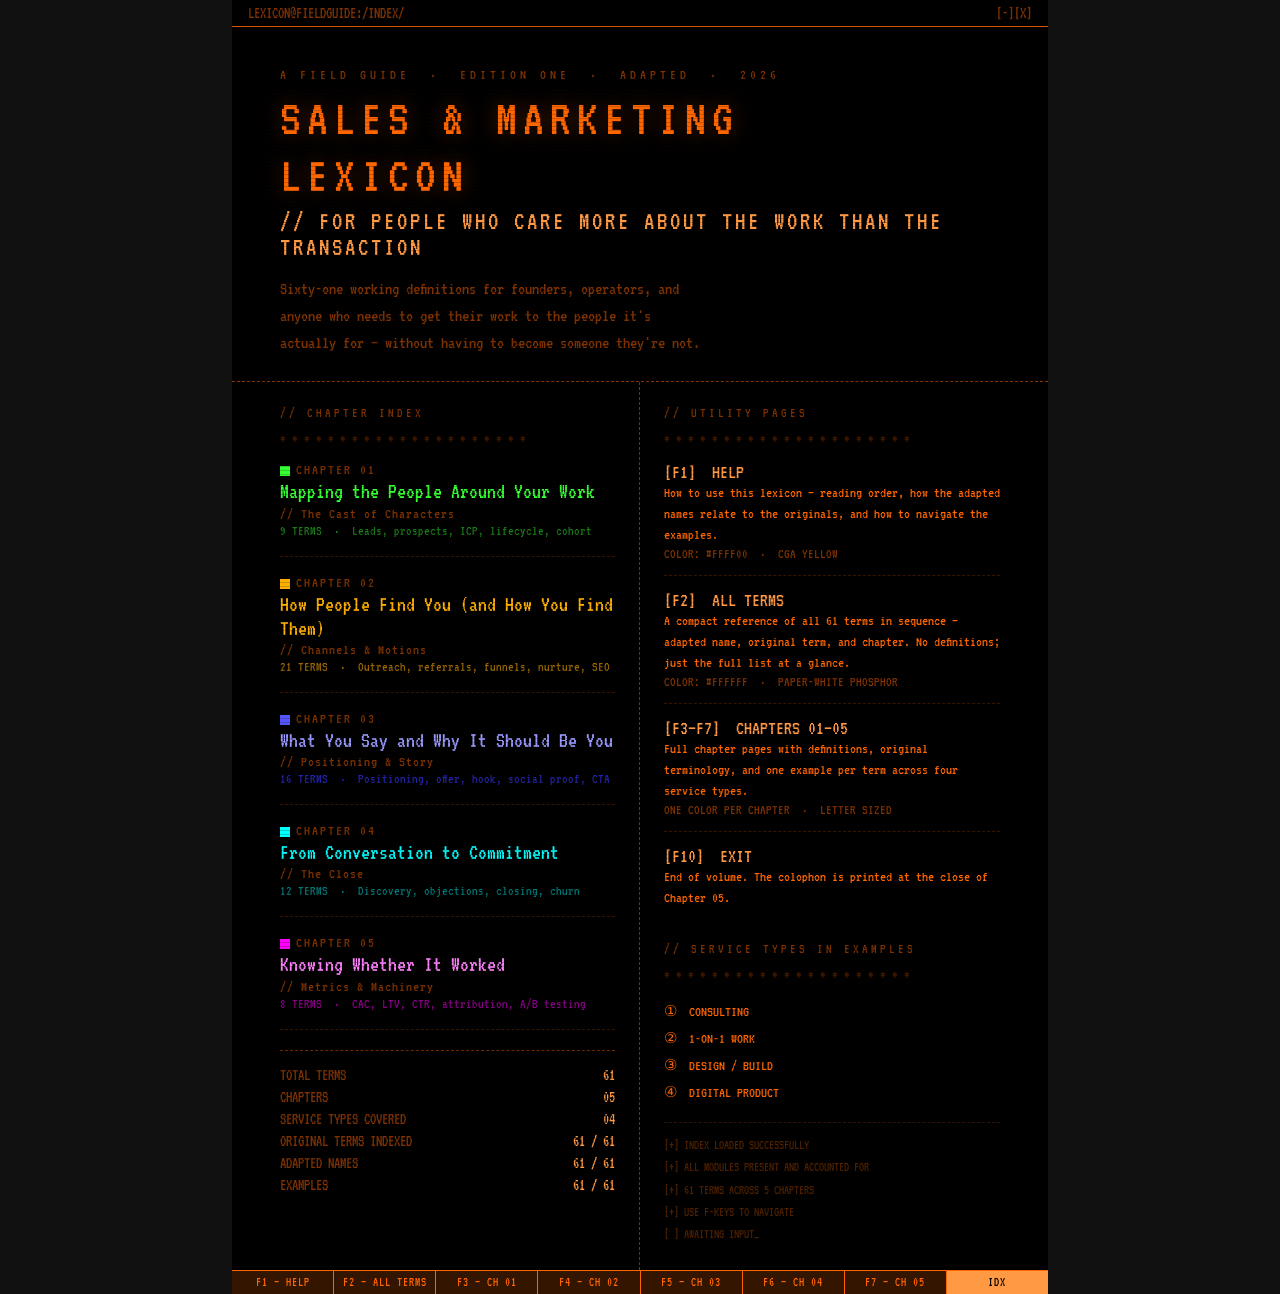
<file: lexicon-merged.html>
<!DOCTYPE html>
<html lang="en">
<head>
<meta charset="UTF-8">
<meta name="viewport" content="width=device-width, initial-scale=1.0">
<title>Sales &amp; Marketing Lexicon 2026</title>
<style>
@import url('https://fonts.googleapis.com/css2?family=VT323&display=swap');
*{box-sizing:border-box;margin:0;padding:0}
html,body{background:#111;min-height:100vh;display:flex;justify-content:center;align-items:flex-start}
.tab-view{display:none}
.tab-view.active{display:block}
.blink{animation:bl 1.1s step-end infinite}
@keyframes bl{0%,100%{opacity:1}50%{opacity:0}}
.fk{cursor:pointer;user-select:none}
</style>
<style id="tab-style"></style>
</head>
<body>

<!-- ═══════════════════════════════════════════════
     TAB: IDX — Index Page  (file 1, orange)
════════════════════════════════════════════════ -->
<div id="tab-idx" class="tab-view">
<div class="page">
<div class="titlebar">
  <div class="ts">LEXICON@FIELDGUIDE:/INDEX/</div>
  <div class="ts">[-][X]</div>
</div>
<div class="main">
  <div class="hero">
    <div class="vol">A FIELD GUIDE &nbsp;·&nbsp; EDITION ONE &nbsp;·&nbsp; ADAPTED &nbsp;·&nbsp; 2026</div>
    <div class="big-title">SALES &amp; MARKETING<br>LEXICON</div>
    <div class="big-sub">// FOR PEOPLE WHO CARE MORE ABOUT THE WORK THAN THE TRANSACTION</div>
    <div class="tagline">Sixty-one working definitions for founders, operators, and anyone who needs to get their work to the people it's actually for — without having to become someone they're not.</div>
  </div>

  <div class="index-body">
    <div class="col-left">
      <div class="sec-label">// CHAPTER INDEX</div>
      <div class="sec-rule">* * * * * * * * * * * * * * * * * * * * *</div>

      <div class="ch-row">
        <div class="ch-num"><span class="ch-dot green-dot"></span>CHAPTER 01</div>
        <div class="ch-name" style="color:#33FF33">Mapping the People Around Your Work</div>
        <div class="ch-sub2">// The Cast of Characters</div>
        <div class="ch-terms" style="color:#1a7a1a">9 TERMS &nbsp;·&nbsp; Leads, prospects, ICP, lifecycle, cohort</div>
      </div>

      <div class="ch-row">
        <div class="ch-num"><span class="ch-dot amber-dot"></span>CHAPTER 02</div>
        <div class="ch-name" style="color:#FFB000">How People Find You (and How You Find Them)</div>
        <div class="ch-sub2">// Channels &amp; Motions</div>
        <div class="ch-terms" style="color:#996800">21 TERMS &nbsp;·&nbsp; Outreach, referrals, funnels, nurture, SEO</div>
      </div>

      <div class="ch-row">
        <div class="ch-num"><span class="ch-dot blue-dot"></span>CHAPTER 03</div>
        <div class="ch-name" style="color:#9999FF">What You Say and Why It Should Be You</div>
        <div class="ch-sub2">// Positioning &amp; Story</div>
        <div class="ch-terms" style="color:#2222AA">16 TERMS &nbsp;·&nbsp; Positioning, offer, hook, social proof, CTA</div>
      </div>

      <div class="ch-row">
        <div class="ch-num"><span class="ch-dot cyan-dot"></span>CHAPTER 04</div>
        <div class="ch-name" style="color:#00FFFF">From Conversation to Commitment</div>
        <div class="ch-sub2">// The Close</div>
        <div class="ch-terms" style="color:#007777">12 TERMS &nbsp;·&nbsp; Discovery, objections, closing, churn</div>
      </div>

      <div class="ch-row">
        <div class="ch-num"><span class="ch-dot magenta-dot"></span>CHAPTER 05</div>
        <div class="ch-name" style="color:#FF80FF">Knowing Whether It Worked</div>
        <div class="ch-sub2">// Metrics &amp; Machinery</div>
        <div class="ch-terms" style="color:#880088">8 TERMS &nbsp;·&nbsp; CAC, LTV, CTR, attribution, A/B testing</div>
      </div>

      <div class="stats-block">
        <div class="stat-row"><span class="stat-label">TOTAL TERMS</span><span class="stat-val">61</span></div>
        <div class="stat-row"><span class="stat-label">CHAPTERS</span><span class="stat-val">05</span></div>
        <div class="stat-row"><span class="stat-label">SERVICE TYPES COVERED</span><span class="stat-val">04</span></div>
        <div class="stat-row"><span class="stat-label">ORIGINAL TERMS INDEXED</span><span class="stat-val">61 / 61</span></div>
        <div class="stat-row"><span class="stat-label">ADAPTED NAMES</span><span class="stat-val">61 / 61</span></div>
        <div class="stat-row"><span class="stat-label">EXAMPLES</span><span class="stat-val">61 / 61</span></div>
      </div>
    </div>

    <div class="col-right">
      <div class="sec-label">// UTILITY PAGES</div>
      <div class="sec-rule">* * * * * * * * * * * * * * * * * * * * *</div>

      <div class="util-block">
        <div class="util-row">
          <div class="util-key">[F1] &nbsp;HELP</div>
          <div class="util-desc">How to use this lexicon — reading order, how the adapted names relate to the originals, and how to navigate the examples.</div>
          <div class="util-sub">COLOR: #FFFF00 &nbsp;·&nbsp; CGA YELLOW</div>
        </div>
        <div class="util-row">
          <div class="util-key">[F2] &nbsp;ALL TERMS</div>
          <div class="util-desc">A compact reference of all 61 terms in sequence — adapted name, original term, and chapter. No definitions; just the full list at a glance.</div>
          <div class="util-sub">COLOR: #FFFFFF &nbsp;·&nbsp; PAPER-WHITE PHOSPHOR</div>
        </div>
        <div class="util-row">
          <div class="util-key">[F3–F7] &nbsp;CHAPTERS 01–05</div>
          <div class="util-desc">Full chapter pages with definitions, original terminology, and one example per term across four service types.</div>
          <div class="util-sub">ONE COLOR PER CHAPTER &nbsp;·&nbsp; LETTER SIZED</div>
        </div>
        <div class="util-row">
          <div class="util-key">[F10] &nbsp;EXIT</div>
          <div class="util-desc">End of volume. The colophon is printed at the close of Chapter 05.</div>
        </div>
      </div>

      <div class="sec-label" style="margin-top:20px">// SERVICE TYPES IN EXAMPLES</div>
      <div class="sec-rule">* * * * * * * * * * * * * * * * * * * * *</div>
      <div style="color:#FF6600;font-size:15px;line-height:1.8">
        <div>① &nbsp;CONSULTING</div>
        <div>② &nbsp;1-ON-1 WORK</div>
        <div>③ &nbsp;DESIGN / BUILD</div>
        <div>④ &nbsp;DIGITAL PRODUCT</div>
      </div>

      <div class="syslog">
        [+] INDEX LOADED SUCCESSFULLY<br>
        [+] ALL MODULES PRESENT AND ACCOUNTED FOR<br>
        [+] 61 TERMS ACROSS 5 CHAPTERS<br>
        [+] USE F-KEYS TO NAVIGATE<br>
        [&nbsp;] AWAITING INPUT<span class="blink">_</span>
      </div>
    </div>
  </div>
</div>
<div class="fkbar">
  <div class="fk dk" onclick="switchTo('f1')">F1 — HELP</div>
  <div class="fk dk" onclick="switchTo('f2')">F2 — ALL TERMS</div>
  <div class="fk dk">F3 — CH 01</div>
  <div class="fk dk">F4 — CH 02</div>
  <div class="fk dk">F5 — CH 03</div>
  <div class="fk dk">F6 — CH 04</div>
  <div class="fk dk">F7 — CH 05</div>
  <div class="fk ak" onclick="switchTo('idx')">IDX</div>
</div>
</div>
</div>

<!-- ═══════════════════════════════════════════════
     TAB: F1 — Help  (file 3, yellow)
════════════════════════════════════════════════ -->
<div id="tab-f1" class="tab-view">
<div class="page">
<div class="titlebar">
  <div class="ts">LEXICON@FIELDGUIDE:/HELP/</div>
  <div class="ts">[-][X]</div>
</div>

<div class="ph" style="display:flex;justify-content:space-between;align-items:flex-start">
  <div>
    <div class="ch-title">F 1 &nbsp;&nbsp; — &nbsp;&nbsp; H E L P</div>
    <div class="ch-sub">// HOW TO READ AND USE THIS LEXICON</div>
  </div>
  <div style="text-align:right">
    <div style="color:#444400;font-size:14px;letter-spacing:2px">UTILITY PAGE &nbsp;·&nbsp; ADAPTED ED.</div>
    <div style="display:flex;gap:16px;justify-content:flex-end;margin-top:4px">
      <div style="font-size:14px;color:#FFFF00">TOTAL TERMS <span style="color:#FFFF88">61</span></div>
      <div style="font-size:14px;color:#FFFF00">STATUS <span class="tag">LOADED</span></div>
    </div>
  </div>
</div>

<div class="main">
  <div class="col">
    <div class="st">W H A T &nbsp; T H I S &nbsp; I S</div>
    <div class="sr">* * * * * * * * * * * * * * * * * * * * *</div>

    <div class="block">
      <div class="bh">An adapted vocabulary guide</div>
      <div class="bd">This lexicon takes the standard language of sales and marketing and reframes it for people whose primary motivation is their work — not the transaction. Every term has been renamed to describe its actual function, with the original industry term kept in brackets so you can use both languages fluently.</div>
    </div>

    <div class="block">
      <div class="bh">Who it's for</div>
      <div class="bd">Consultants, coaches, designers, developers, and anyone selling a digital product who needs to understand the mechanics of connecting their work to the people who need it — without adopting the mindset of a salesperson.</div>
    </div>

    <div class="block">
      <div class="bh">How the terms are structured</div>
      <div class="bd">Each entry has three parts:</div>
      <div class="bsub">
        <span style="color:#FFFF88">ADAPTED NAME</span> — what the term actually describes in plain language<br>
        <span style="color:#888800">// ORIGINAL TERM</span> — the industry-standard name you'll encounter in the wild<br>
        <span style="color:#FFFF00">DEFINITION</span> — what it means and why it matters<br>
        <span style="color:#444400">[+] EXAMPLE</span> — one concrete example from one of four service types
      </div>
    </div>

    <div class="block">
      <div class="bh">The four service types in examples</div>
      <div class="bsub" style="line-height:1.9">
        <span style="color:#FFFF88">① CONSULTING</span> — advisory or strategic engagements<br>
        <span style="color:#FFFF88">② 1-ON-1 WORK</span> — coaching, mentoring, therapy, tutoring<br>
        <span style="color:#FFFF88">③ DESIGN / BUILD</span> — client projects, commissioned work<br>
        <span style="color:#FFFF88">④ DIGITAL PRODUCT</span> — courses, tools, templates, software
      </div>
    </div>

    <div class="block">
      <div class="bh">Reading order</div>
      <div class="bd">Chapters are designed to follow the natural arc of getting work to people: first understand who they are (Ch.01), then how to reach them (Ch.02), then what to say (Ch.03), then how to reach agreement (Ch.04), then how to measure what worked (Ch.05). You can also dip in anywhere.</div>
    </div>
  </div>

  <div class="col">
    <div class="st">N A V I G A T I O N</div>
    <div class="sr">* * * * * * * * * * * * * * * * * * * * *</div>

    <div class="block">
      <div class="bh">Function key reference</div>
      <div style="margin-top:6px">
        <div class="nav-row">
          <div class="nav-key">F1</div>
          <div class="nav-desc">HELP — this page. How the lexicon works, how terms are structured, how to navigate.</div>
        </div>
        <div class="nav-row">
          <div class="nav-key">F2</div>
          <div class="nav-desc">ALL TERMS — compact full-index of all 61 terms. Adapted names, originals, and chapter reference. No definitions.</div>
        </div>
        <div class="nav-row">
          <div class="nav-key">F3</div>
          <div class="nav-desc" style="color:#33FF33">CHAPTER 01 — Mapping the People Around Your Work (9 terms)</div>
        </div>
        <div class="nav-row">
          <div class="nav-key">F4</div>
          <div class="nav-desc" style="color:#FFB000">CHAPTER 02 — How People Find You and How You Find Them (21 terms)</div>
        </div>
        <div class="nav-row">
          <div class="nav-key">F5</div>
          <div class="nav-desc" style="color:#9999FF">CHAPTER 03 — What You Say and Why It Should Be You (16 terms)</div>
        </div>
        <div class="nav-row">
          <div class="nav-key">F6</div>
          <div class="nav-desc" style="color:#00FFFF">CHAPTER 04 — From Conversation to Commitment (12 terms)</div>
        </div>
        <div class="nav-row">
          <div class="nav-key">F7</div>
          <div class="nav-desc" style="color:#FF80FF">CHAPTER 05 — Knowing Whether It Worked (8 terms)</div>
        </div>
        <div class="nav-row">
          <div class="nav-key">F10</div>
          <div class="nav-desc">EXIT — closes the session. Colophon is at the end of Chapter 05.</div>
        </div>
      </div>
    </div>

    <div class="block">
      <div class="bh">Color coding</div>
      <div class="bsub" style="line-height:2">
        <span class="color-swatch" style="background:#33FF33"></span><span style="color:#33FF33">Phosphor Green</span> &nbsp;Ch.01 — People<br>
        <span class="color-swatch" style="background:#FFB000"></span><span style="color:#FFB000">Phosphor Amber</span> &nbsp;Ch.02 — Channels<br>
        <span class="color-swatch" style="background:#5555FF"></span><span style="color:#9999FF">CGA Blue</span> &nbsp;Ch.03 — Positioning<br>
        <span class="color-swatch" style="background:#00FFFF"></span><span style="color:#00FFFF">Cyan</span> &nbsp;Ch.04 — Commitment<br>
        <span class="color-swatch" style="background:#FF00FF"></span><span style="color:#FF80FF">Magenta</span> &nbsp;Ch.05 — Metrics<br>
        <span class="color-swatch" style="background:#FF6600"></span><span style="color:#FF9944">C64 Orange</span> &nbsp;Index<br>
        <span class="color-swatch" style="background:#FFFF00"></span><span style="color:#FFFF88">CGA Yellow</span> &nbsp;Help (this page)<br>
        <span class="color-swatch" style="background:#FFFFFF"></span><span style="color:#FFF">Paper White</span> &nbsp;All Terms
      </div>
    </div>

    <div class="syslog">
      [+] HELP MODULE LOADED<br>
      [+] ALL PAGES PRESENT: INDEX + HELP + ALL TERMS + CH01–CH05<br>
      [+] USE F-KEYS TO NAVIGATE<br>
      [&nbsp;] AWAITING INPUT<span class="blink">_</span>
    </div>
  </div>
</div>

<div class="fkbar">
  <div class="fk ak" onclick="switchTo('f1')">F1 — HELP</div>
  <div class="fk dk" onclick="switchTo('f2')">F2 — ALL TERMS</div>
  <div class="fk dk">F3 — CH 01</div>
  <div class="fk dk">F4 — CH 02</div>
  <div class="fk dk">F5 — CH 03</div>
  <div class="fk dk">F6 — CH 04</div>
  <div class="fk dk">F7 — CH 05</div>
  <div class="fk dk" onclick="switchTo('idx')">F10 — EXIT</div>
</div>
</div>
</div>

<!-- ═══════════════════════════════════════════════
     TAB: F2 — All Terms  (file 2, white)
════════════════════════════════════════════════ -->
<div id="tab-f2" class="tab-view">
<div class="page">
<div class="titlebar">
  <div class="ts">LEXICON@FIELDGUIDE:/ALL_TERMS/</div>
  <div class="ts">[-][X]</div>
</div>
<div class="ph" style="display:flex;justify-content:space-between;align-items:center">
  <div>
    <div class="ch-title">F 2 &nbsp;&nbsp; — &nbsp;&nbsp; A L L &nbsp; T E R M S</div>
    <div class="ch-sub">// FULL INDEX · 61 TERMS · 5 CHAPTERS · ADAPTED + ORIGINAL</div>
  </div>
  <div style="text-align:right;color:#666666;font-size:14px;letter-spacing:2px">VOL I OF I &nbsp;·&nbsp; ADAPTED ED.</div>
</div>

<div class="body">

  <div class="col">
    <div class="st" style="color:#33FF33">C H . 0 1 &nbsp;—&nbsp; P E O P L E</div>
    <div class="sr">* * * * * * * * * * * * * * * * * *</div>

    <div class="tr">
      <div style="color:#1a7a1a;font-size:13px">01</div>
      <div class="tn" style="color:#80FF80">Contact</div>
      <div class="to" style="color:#1a7a1a">// Lead</div>
    </div>
    <div class="tr">
      <div style="color:#1a7a1a;font-size:13px">02</div>
      <div class="tn" style="color:#80FF80">Unknown Contact</div>
      <div class="to" style="color:#1a7a1a">// Cold Lead</div>
    </div>
    <div class="tr">
      <div style="color:#1a7a1a;font-size:13px">03</div>
      <div class="tn" style="color:#80FF80">Already-Curious Contact</div>
      <div class="to" style="color:#1a7a1a">// Warm Lead</div>
    </div>
    <div class="tr">
      <div style="color:#1a7a1a;font-size:13px">04</div>
      <div class="tn" style="color:#80FF80">Relationship Contact</div>
      <div class="to" style="color:#1a7a1a">// Friendly Informal</div>
    </div>
    <div class="tr">
      <div style="color:#1a7a1a;font-size:13px">05</div>
      <div class="tn" style="color:#80FF80">Good-Fit Contact</div>
      <div class="to" style="color:#1a7a1a">// Qualified Lead</div>
    </div>
    <div class="tr">
      <div style="color:#1a7a1a;font-size:13px">06</div>
      <div class="tn" style="color:#80FF80">Someone You're Exploring With</div>
      <div class="to" style="color:#1a7a1a">// Prospect</div>
    </div>
    <div class="tr">
      <div style="color:#1a7a1a;font-size:13px">07</div>
      <div class="tn" style="color:#80FF80">Your Ideal Person</div>
      <div class="to" style="color:#1a7a1a">// ICP — Ideal Collaborator Profile</div>
    </div>
    <div class="tr">
      <div style="color:#1a7a1a;font-size:13px">08</div>
      <div class="tn" style="color:#80FF80">Where Someone Is With Your Work</div>
      <div class="to" style="color:#1a7a1a">// Lifecycle Stage</div>
    </div>
    <div class="tr">
      <div style="color:#1a7a1a;font-size:13px">09</div>
      <div class="tn" style="color:#80FF80">A Group You Learn From Together</div>
      <div class="to" style="color:#1a7a1a">// Cohort</div>
    </div>

    <div class="st" style="color:#FFB000;margin-top:12px">C H . 0 2 &nbsp;—&nbsp; C H A N N E L S</div>
    <div class="sr">* * * * * * * * * * * * * * * * * *</div>

    <div class="tr">
      <div style="color:#996800;font-size:13px">10</div>
      <div class="tn" style="color:#FFD066">Reaching Out Directly</div>
      <div class="to" style="color:#996800">// Direct Outreach</div>
    </div>
    <div class="tr">
      <div style="color:#996800;font-size:13px">11</div>
      <div class="tn" style="color:#FFD066">Reaching Out Cold</div>
      <div class="to" style="color:#996800">// Cold Outreach / Cold Email / Cold Call</div>
    </div>
    <div class="tr">
      <div style="color:#996800;font-size:13px">12</div>
      <div class="tn" style="color:#FFD066">An Introduction Through Someone You Both Know</div>
      <div class="to" style="color:#996800">// Warm Intro</div>
    </div>
    <div class="tr">
      <div style="color:#996800;font-size:13px">13</div>
      <div class="tn" style="color:#FFD066">A Recommendation</div>
      <div class="to" style="color:#996800">// Referral</div>
    </div>
    <div class="tr">
      <div style="color:#996800;font-size:13px">14</div>
      <div class="tn" style="color:#FFD066">People Finding You Naturally</div>
      <div class="to" style="color:#996800">// Organic Reach / Organic Marketing</div>
    </div>
    <div class="tr">
      <div style="color:#996800;font-size:13px">15</div>
      <div class="tn" style="color:#FFD066">Sharing Without Paid Promotion</div>
      <div class="to" style="color:#996800">// Organic Socials</div>
    </div>
    <div class="tr">
      <div style="color:#996800;font-size:13px">16</div>
      <div class="tn" style="color:#FFD066">A Gap Worth Filling</div>
      <div class="to" style="color:#996800">// Hole in the Market</div>
    </div>
    <div class="tr">
      <div style="color:#996800;font-size:13px">17</div>
      <div class="tn" style="color:#FFD066">Scrappy, Creative Visibility</div>
      <div class="to" style="color:#996800">// Pirate Marketing</div>
    </div>
    <div class="tr">
      <div style="color:#996800;font-size:13px">18</div>
      <div class="tn" style="color:#FFD066">Experimenting to Find What Reaches People</div>
      <div class="to" style="color:#996800">// Growth Hacking</div>
    </div>
    <div class="tr">
      <div style="color:#996800;font-size:13px">19</div>
      <div class="tn" style="color:#FFD066">Unexpected Presence</div>
      <div class="to" style="color:#996800">// Guerrilla Marketing</div>
    </div>
    <div class="tr">
      <div style="color:#996800;font-size:13px">20</div>
      <div class="tn" style="color:#FFD066">Collaborating to Reach Each Other's Communities</div>
      <div class="to" style="color:#996800">// Partnerships / Co-marketing</div>
    </div>
  </div>

  <div class="col">
    <div class="st" style="color:#FFB000">C H . 0 2 &nbsp;( C O N T I N U E D )</div>
    <div class="sr">* * * * * * * * * * * * * * * * * *</div>

    <div class="tr">
      <div style="color:#996800;font-size:13px">21</div>
      <div class="tn" style="color:#FFD066">A Series of Touchpoints Over Time</div>
      <div class="to" style="color:#996800">// Sequence / Drip Campaign</div>
    </div>
    <div class="tr">
      <div style="color:#996800;font-size:13px">22</div>
      <div class="tn" style="color:#FFD066">A Moment of Contact</div>
      <div class="to" style="color:#996800">// Touchpoint</div>
    </div>
    <div class="tr">
      <div style="color:#996800;font-size:13px">23</div>
      <div class="tn" style="color:#FFD066">Staying in Touch</div>
      <div class="to" style="color:#996800">// Follow-up</div>
    </div>
    <div class="tr">
      <div style="color:#996800;font-size:13px">24</div>
      <div class="tn" style="color:#FFD066">Staying Present for Someone Not Ready Yet</div>
      <div class="to" style="color:#996800">// Nurturing</div>
    </div>
    <div class="tr">
      <div style="color:#996800;font-size:13px">25</div>
      <div class="tn" style="color:#FFD066">The Path from Discovery to Engagement</div>
      <div class="to" style="color:#996800">// Funnel</div>
    </div>
    <div class="tr">
      <div style="color:#996800;font-size:13px">26</div>
      <div class="tn" style="color:#FFD066">Early / Middle / Late in Someone's Journey</div>
      <div class="to" style="color:#996800">// TOFU / MOFU / BOFU</div>
    </div>
    <div class="tr">
      <div style="color:#996800;font-size:13px">27</div>
      <div class="tn" style="color:#FFD066">Something Useful You Offer Freely</div>
      <div class="to" style="color:#996800">// Lead Magnet</div>
    </div>
    <div class="tr">
      <div style="color:#996800;font-size:13px">28</div>
      <div class="tn" style="color:#FFD066">A Focused Page for One Purpose</div>
      <div class="to" style="color:#996800">// Landing Page</div>
    </div>
    <div class="tr">
      <div style="color:#996800;font-size:13px">29</div>
      <div class="tn" style="color:#FFD066">What Someone Sees First</div>
      <div class="to" style="color:#996800">// Above the Fold</div>
    </div>
    <div class="tr">
      <div style="color:#996800;font-size:13px">30</div>
      <div class="tn" style="color:#FFD066">Getting Someone's Contact Information</div>
      <div class="to" style="color:#996800">// Contact Capture</div>
    </div>

    <div class="st" style="color:#9999FF;margin-top:12px">C H . 0 3 &nbsp;—&nbsp; P O S I T I O N I N G</div>
    <div class="sr">* * * * * * * * * * * * * * * * * *</div>

    <div class="tr">
      <div style="color:#2222AA;font-size:13px">31</div>
      <div class="tn" style="color:#BBBBFF">Where You Fit in Someone's Mind</div>
      <div class="to" style="color:#2222AA">// Positioning</div>
    </div>
    <div class="tr">
      <div style="color:#2222AA;font-size:13px">32</div>
      <div class="tn" style="color:#BBBBFF">Your Core Reason to Choose You</div>
      <div class="to" style="color:#2222AA">// Value Proposition</div>
    </div>
    <div class="tr">
      <div style="color:#2222AA;font-size:13px">33</div>
      <div class="tn" style="color:#BBBBFF">When the Work Starts Pulling Itself</div>
      <div class="to" style="color:#2222AA">// Product-Market Fit / PMF</div>
    </div>
    <div class="tr">
      <div style="color:#2222AA;font-size:13px">34</div>
      <div class="tn" style="color:#BBBBFF">What Makes You Distinct and Keeps It That Way</div>
      <div class="to" style="color:#2222AA">// Differentiation / Moat</div>
    </div>
    <div class="tr">
      <div style="color:#2222AA;font-size:13px">35</div>
      <div class="tn" style="color:#BBBBFF">Your Sharpest Entry Point</div>
      <div class="to" style="color:#2222AA">// Wedge</div>
    </div>
    <div class="tr">
      <div style="color:#2222AA;font-size:13px">36</div>
      <div class="tn" style="color:#BBBBFF">The First Group You're Actually For</div>
      <div class="to" style="color:#2222AA">// Beachhead Market</div>
    </div>
    <div class="tr">
      <div style="color:#2222AA;font-size:13px">37</div>
      <div class="tn" style="color:#BBBBFF">How Big the Space Is and How Much Is Yours</div>
      <div class="to" style="color:#2222AA">// TAM / SAM / SOM</div>
    </div>
    <div class="tr">
      <div style="color:#2222AA;font-size:13px">38</div>
      <div class="tn" style="color:#BBBBFF">Defining What You Do Rather Than Competing</div>
      <div class="to" style="color:#2222AA">// Category Creation</div>
    </div>
    <div class="tr">
      <div style="color:#2222AA;font-size:13px">39</div>
      <div class="tn" style="color:#BBBBFF">The Opening That Earns Attention</div>
      <div class="to" style="color:#2222AA">// Hook</div>
    </div>
    <div class="tr">
      <div style="color:#2222AA;font-size:13px">40</div>
      <div class="tn" style="color:#BBBBFF">A Brief Clear Explanation of What You Do</div>
      <div class="to" style="color:#2222AA">// Pitch / Elevator Pitch</div>
    </div>
  </div>

  <div class="col">
    <div class="st" style="color:#9999FF">C H . 0 3 &nbsp;( C O N T I N U E D )</div>
    <div class="sr">* * * * * * * * * * * * * * * * * *</div>

    <div class="tr">
      <div style="color:#2222AA;font-size:13px">41</div>
      <div class="tn" style="color:#BBBBFF">The Full Proposition</div>
      <div class="to" style="color:#2222AA">// Offer</div>
    </div>
    <div class="tr">
      <div style="color:#2222AA;font-size:13px">42</div>
      <div class="tn" style="color:#BBBBFF">The Three Jobs of a Page</div>
      <div class="to" style="color:#2222AA">// Headline, Subhead &amp; Body</div>
    </div>
    <div class="tr">
      <div style="color:#2222AA;font-size:13px">43</div>
      <div class="tn" style="color:#BBBBFF">Evidence That Others Found It Valuable</div>
      <div class="to" style="color:#2222AA">// Social Proof</div>
    </div>
    <div class="tr">
      <div style="color:#2222AA;font-size:13px">44</div>
      <div class="tn" style="color:#BBBBFF">A Real Reason to Act Now Rather Than Later</div>
      <div class="to" style="color:#2222AA">// Urgency / Scarcity</div>
    </div>
    <div class="tr">
      <div style="color:#2222AA;font-size:13px">45</div>
      <div class="tn" style="color:#BBBBFF">The One Thing You're Asking Someone to Do</div>
      <div class="to" style="color:#2222AA">// Call to Action / CTA</div>
    </div>
    <div class="tr">
      <div style="color:#2222AA;font-size:13px">46</div>
      <div class="tn" style="color:#BBBBFF">Plainly Asking for What You Want</div>
      <div class="to" style="color:#2222AA">// Direct Ask</div>
    </div>

    <div class="st" style="color:#00FFFF;margin-top:10px">C H . 0 4 &nbsp;—&nbsp; C O M M I T M E N T</div>
    <div class="sr">* * * * * * * * * * * * * * * * * *</div>

    <div class="tr">
      <div style="color:#007777;font-size:13px">47</div>
      <div class="tn" style="color:#80FFFF">The First Real Conversation</div>
      <div class="to" style="color:#007777">// Discovery Call</div>
    </div>
    <div class="tr">
      <div style="color:#007777;font-size:13px">48</div>
      <div class="tn" style="color:#80FFFF">Showing What You Do in Context</div>
      <div class="to" style="color:#007777">// Demo</div>
    </div>
    <div class="tr">
      <div style="color:#007777;font-size:13px">49</div>
      <div class="tn" style="color:#80FFFF">Responding to Hesitation Without Deflecting</div>
      <div class="to" style="color:#007777">// Objection Handling</div>
    </div>
    <div class="tr">
      <div style="color:#007777;font-size:13px">50</div>
      <div class="tn" style="color:#80FFFF">Testing Whether Someone Is Ready</div>
      <div class="to" style="color:#007777">// Trial Close</div>
    </div>
    <div class="tr">
      <div style="color:#007777;font-size:13px">51</div>
      <div class="tn" style="color:#80FFFF">The Moment of Decision</div>
      <div class="to" style="color:#007777">// Close</div>
    </div>
    <div class="tr">
      <div style="color:#007777;font-size:13px">52</div>
      <div class="tn" style="color:#80FFFF">An Invitation Rather Than a Push</div>
      <div class="to" style="color:#007777">// Soft Close</div>
    </div>
    <div class="tr">
      <div style="color:#007777;font-size:13px">53</div>
      <div class="tn" style="color:#80FFFF">A Direct Request for a Decision Now</div>
      <div class="to" style="color:#007777">// Hard Close</div>
    </div>
    <div class="tr">
      <div style="color:#007777;font-size:13px">54</div>
      <div class="tn" style="color:#80FFFF">Moving Forward as Though the Decision Is Made</div>
      <div class="to" style="color:#007777">// Assumptive Close</div>
    </div>
    <div class="tr">
      <div style="color:#007777;font-size:13px">55</div>
      <div class="tn" style="color:#80FFFF">The Paperwork That Makes It Real</div>
      <div class="to" style="color:#007777">// Deal / Contract / LOI</div>
    </div>
    <div class="tr">
      <div style="color:#007777;font-size:13px">56</div>
      <div class="tn" style="color:#80FFFF">Passing Responsibility to the Next Stage</div>
      <div class="to" style="color:#007777">// Handoff</div>
    </div>
    <div class="tr">
      <div style="color:#007777;font-size:13px">57</div>
      <div class="tn" style="color:#80FFFF">Any Time Someone Takes the Next Step</div>
      <div class="to" style="color:#007777">// Conversion</div>
    </div>
    <div class="tr">
      <div style="color:#007777;font-size:13px">58</div>
      <div class="tn" style="color:#80FFFF">People Who Stop Engaging or Leave</div>
      <div class="to" style="color:#007777">// Churn</div>
    </div>

    <div class="st" style="color:#FF80FF;margin-top:10px">C H . 0 5 &nbsp;—&nbsp; M E T R I C S</div>
    <div class="sr">* * * * * * * * * * * * * * * * * *</div>

    <div class="tr">
      <div style="color:#880088;font-size:13px">59</div>
      <div class="tn" style="color:#FF80FF">What It Actually Costs to Bring Someone New In</div>
      <div class="to" style="color:#880088">// CAC — Customer Acquisition Cost</div>
    </div>
    <div class="tr">
      <div style="color:#880088;font-size:13px">60</div>
      <div class="tn" style="color:#FF80FF">What One Person Is Worth Over Time</div>
      <div class="to" style="color:#880088">// LTV — Lifetime Value</div>
    </div>
    <div class="tr">
      <div style="color:#880088;font-size:13px">61</div>
      <div class="tn" style="color:#FF80FF">How Often Interest Turns Into Something Real</div>
      <div class="to" style="color:#880088">// Win Rate / Close Rate</div>
    </div>
    <div class="tr">
      <div style="color:#880088;font-size:13px">62</div>
      <div class="tn" style="color:#FF80FF">Whether Your Opening Is Doing Its Job</div>
      <div class="to" style="color:#880088">// CTR — Click-Through Rate</div>
    </div>
    <div class="tr">
      <div style="color:#880088;font-size:13px">63</div>
      <div class="tn" style="color:#FF80FF">Whether People Are Opening What You Send</div>
      <div class="to" style="color:#880088">// Open Rate</div>
    </div>
    <div class="tr">
      <div style="color:#880088;font-size:13px">64</div>
      <div class="tn" style="color:#FF80FF">Whether People Are Actually Responding</div>
      <div class="to" style="color:#880088">// Reply Rate</div>
    </div>
    <div class="tr">
      <div style="color:#880088;font-size:13px">65</div>
      <div class="tn" style="color:#FF80FF">Which of Your Efforts Actually Led Here</div>
      <div class="to" style="color:#880088">// Attribution</div>
    </div>
    <div class="tr">
      <div style="color:#880088;font-size:13px">66</div>
      <div class="tn" style="color:#FF80FF">Replacing Guesswork With a Small Honest Experiment</div>
      <div class="to" style="color:#880088">// A/B Test</div>
    </div>
  </div>

</div>
<div class="syslog">
  [+] ALL TERMS LOADED &nbsp;·&nbsp; 61 TERMS ACROSS 5 CHAPTERS &nbsp;·&nbsp; FOR DEFINITIONS SEE F3–F7 &nbsp;·&nbsp; [&nbsp;] AWAITING INPUT<span class="blink">_</span>
</div>
<div class="fkbar">
  <div class="fk dk" onclick="switchTo('f1')">F1 — HELP</div>
  <div class="fk ak" onclick="switchTo('f2')">F2 — ALL TERMS</div>
  <div class="fk dk">F3 — CH 01</div>
  <div class="fk dk">F4 — CH 02</div>
  <div class="fk dk">F5 — CH 03</div>
  <div class="fk dk">F6 — CH 04</div>
  <div class="fk dk">F7 — CH 05</div>
  <div class="fk dk" onclick="switchTo('idx')">F10 — EXIT</div>
</div>
</div>
</div>

<!-- ═══════════════════════════════════════════════
     TAB STYLES + SWITCHING LOGIC
════════════════════════════════════════════════ -->
<script>
const tabStyles = {

  idx: `
    .page{background:#000;color:#FF6600;font-family:'VT323','Courier New',monospace;width:816px;min-height:1056px;position:relative;overflow:hidden;display:flex;flex-direction:column}
    .page::after{content:'';position:absolute;inset:0;background:repeating-linear-gradient(0deg,transparent,transparent 3px,rgba(18,8,0,0.2) 3px,rgba(18,8,0,0.2) 4px);pointer-events:none;z-index:10}
    .titlebar{border-bottom:1px solid #FF6600;padding:5px 16px;display:flex;justify-content:space-between;background:#000;flex-shrink:0}
    .ts{font-size:16px;color:#803300}
    .main{flex:1;display:flex;flex-direction:column;padding:0}
    .hero{padding:40px 48px 24px;border-bottom:1px dashed #803300}
    .vol{color:#803300;font-size:15px;letter-spacing:4px;margin-bottom:8px}
    .big-title{color:#FF6600;font-size:52px;letter-spacing:6px;line-height:1.1;text-shadow:0 0 20px rgba(255,102,0,0.3)}
    .big-sub{color:#FF9944;font-size:26px;letter-spacing:3px;margin-top:4px}
    .tagline{color:#803300;font-size:18px;line-height:1.5;margin-top:16px;max-width:60ch}
    .index-body{display:grid;grid-template-columns:1fr 1fr;flex:1}
    .col-left{padding:24px 24px 24px 48px;border-right:1px dashed #803300}
    .col-right{padding:24px 48px 24px 24px}
    .sec-label{color:#803300;font-size:14px;letter-spacing:3px;margin-bottom:12px}
    .sec-rule{color:#4D2000;font-size:14px;margin-bottom:16px}
    .ch-row{margin-bottom:18px;padding-bottom:18px;border-bottom:1px dashed #331500}
    .ch-row:last-child{border-bottom:none}
    .ch-num{color:#803300;font-size:15px;letter-spacing:2px}
    .ch-name{font-size:22px;line-height:1.1;margin:2px 0}
    .ch-sub2{color:#803300;font-size:15px;letter-spacing:1px}
    .ch-terms{color:#4D2000;font-size:14px;margin-top:3px}
    .ch-dot{display:inline-block;width:10px;height:10px;margin-right:6px;vertical-align:middle}
    .green-dot{background:#33FF33}
    .amber-dot{background:#FFB000}
    .blue-dot{background:#5555FF}
    .cyan-dot{background:#00FFFF}
    .magenta-dot{background:#FF00FF}
    .util-block{margin-top:0}
    .util-row{margin-bottom:14px;padding-bottom:14px;border-bottom:1px dashed #331500}
    .util-row:last-child{border-bottom:none}
    .util-key{font-size:20px;color:#FF9944}
    .util-desc{color:#FF6600;font-size:15px;line-height:1.4}
    .util-sub{color:#803300;font-size:14px;margin-top:2px}
    .stats-block{margin-top:20px;padding-top:16px;border-top:1px dashed #803300}
    .stat-row{display:flex;justify-content:space-between;font-size:16px;margin-bottom:6px}
    .stat-label{color:#803300}
    .stat-val{color:#FF9944}
    .syslog{color:#4D2000;font-size:13px;line-height:1.7;margin-top:16px;padding-top:12px;border-top:1px dashed #331500}
    .fkbar{border-top:1px solid #FF6600;display:flex;background:#000;z-index:11;flex-shrink:0}
    .fk{flex:1;border-right:1px solid #FF6600;padding:5px 2px;text-align:center;font-size:13px;letter-spacing:1px}
    .fk:last-child{border-right:none}
    .dk{background:#331500;color:#FF6600}
    .ak{background:#FF9944;color:#000}
  `,

  f1: `
    .page{background:#000;color:#FFFF00;font-family:'VT323','Courier New',monospace;width:816px;min-height:1056px;position:relative;overflow:hidden;display:flex;flex-direction:column}
    .page::after{content:'';position:absolute;inset:0;background:repeating-linear-gradient(0deg,transparent,transparent 3px,rgba(15,15,0,0.2) 3px,rgba(15,15,0,0.2) 4px);pointer-events:none;z-index:10}
    .titlebar{border-bottom:1px solid #FFFF00;padding:5px 16px;display:flex;justify-content:space-between;background:#000;flex-shrink:0}
    .ts{font-size:16px;color:#888800}
    .ph{padding:10px 20px;border-bottom:1px dashed #888800}
    .main{flex:1;display:grid;grid-template-columns:1fr 1fr;padding:0}
    .col{padding:14px 18px;border-right:1px dashed #888800}
    .col:last-child{border-right:none}
    .ch-title{font-size:20px;color:#FFFF88;letter-spacing:4px}
    .ch-sub{color:#888800;font-size:15px;letter-spacing:2px}
    .intro{color:#888800;font-size:15px;line-height:1.45}
    .st{color:#FFFF00;font-size:15px;letter-spacing:3px;margin-bottom:4px}
    .sr{color:#444400;font-size:14px;margin-bottom:10px}
    .block{margin-bottom:14px;padding-bottom:14px;border-bottom:1px dashed #2a2a00}
    .block:last-child{border-bottom:none;margin-bottom:0}
    .bh{color:#FFFF88;font-size:18px;line-height:1.2;margin-bottom:3px}
    .bd{color:#FFFF00;font-size:15px;line-height:1.5}
    .bsub{color:#888800;font-size:14px;margin-top:4px;line-height:1.4}
    .tag{background:#FFFF00;color:#000;padding:0 5px;font-size:14px;display:inline-block}
    .color-swatch{display:inline-block;width:12px;height:12px;vertical-align:middle;margin-right:4px}
    .fkbar{border-top:1px solid #FFFF00;display:flex;background:#000;z-index:11;flex-shrink:0}
    .fk{flex:1;border-right:1px solid #FFFF00;padding:5px 2px;text-align:center;font-size:13px;letter-spacing:1px}
    .fk:last-child{border-right:none}
    .dk{background:#2a2a00;color:#FFFF00}
    .ak{background:#FFFF88;color:#000}
    .syslog{color:#444400;font-size:13px;line-height:1.7;margin-top:12px;padding-top:10px;border-top:1px dashed #2a2a00}
    .nav-row{display:flex;gap:8px;align-items:baseline;margin-bottom:8px;padding-bottom:8px;border-bottom:1px dashed #2a2a00}
    .nav-row:last-child{border-bottom:none;margin-bottom:0;padding-bottom:0}
    .nav-key{background:#FFFF00;color:#000;padding:1px 8px;font-size:15px;min-width:40px;text-align:center;display:inline-block}
    .nav-desc{color:#888800;font-size:15px;line-height:1.3;margin-left:8px}
  `,

  f2: `
    .page{background:#000;color:#FFFFFF;font-family:'VT323','Courier New',monospace;width:816px;min-height:1056px;position:relative;overflow:hidden;display:flex;flex-direction:column}
    .page::after{content:'';position:absolute;inset:0;background:repeating-linear-gradient(0deg,transparent,transparent 3px,rgba(15,15,15,0.15) 3px,rgba(15,15,15,0.15) 4px);pointer-events:none;z-index:10}
    .titlebar{border-bottom:1px solid #FFFFFF;padding:5px 16px;display:flex;justify-content:space-between;background:#000;flex-shrink:0}
    .ts{font-size:16px;color:#666666}
    .ph{padding:10px 20px;border-bottom:1px dashed #666666}
    .ch-title{font-size:20px;color:#FFFFFF;letter-spacing:4px}
    .ch-sub{color:#666666;font-size:15px;letter-spacing:2px}
    .body{flex:1;display:grid;grid-template-columns:1fr 1fr 1fr;padding:0}
    .col{padding:10px 12px;border-right:1px dashed #333333}
    .col:last-child{border-right:none}
    .st{font-size:15px;letter-spacing:3px;margin-bottom:4px}
    .sr{color:#333333;font-size:13px;margin-bottom:6px}
    .tr{margin-bottom:5px;padding-bottom:5px;border-bottom:1px solid #111111}
    .tr:last-child{border-bottom:none;margin-bottom:0}
    .tn{font-size:16px;line-height:1.15;display:inline}
    .to{font-size:13px;line-height:1.2}
    .fkbar{border-top:1px solid #FFFFFF;display:flex;background:#000;z-index:11;flex-shrink:0}
    .fk{flex:1;border-right:1px solid #FFFFFF;padding:5px 2px;text-align:center;font-size:13px;letter-spacing:1px}
    .fk:last-child{border-right:none}
    .dk{background:#1a1a1a;color:#FFFFFF}
    .ak{background:#CCCCCC;color:#000}
    .syslog{color:#333333;font-size:13px;line-height:1.6;padding:8px 20px;border-top:1px dashed #333333;flex-shrink:0}
  `

};

function switchTo(id) {
  if (!tabStyles[id]) return;
  document.getElementById('tab-style').textContent = tabStyles[id];
  document.querySelectorAll('.tab-view').forEach(el => el.classList.remove('active'));
  const el = document.getElementById('tab-' + id);
  if (el) el.classList.add('active');
  window.scrollTo(0, 0);
}

switchTo('idx');
</script>
</body>
</html>
</file>
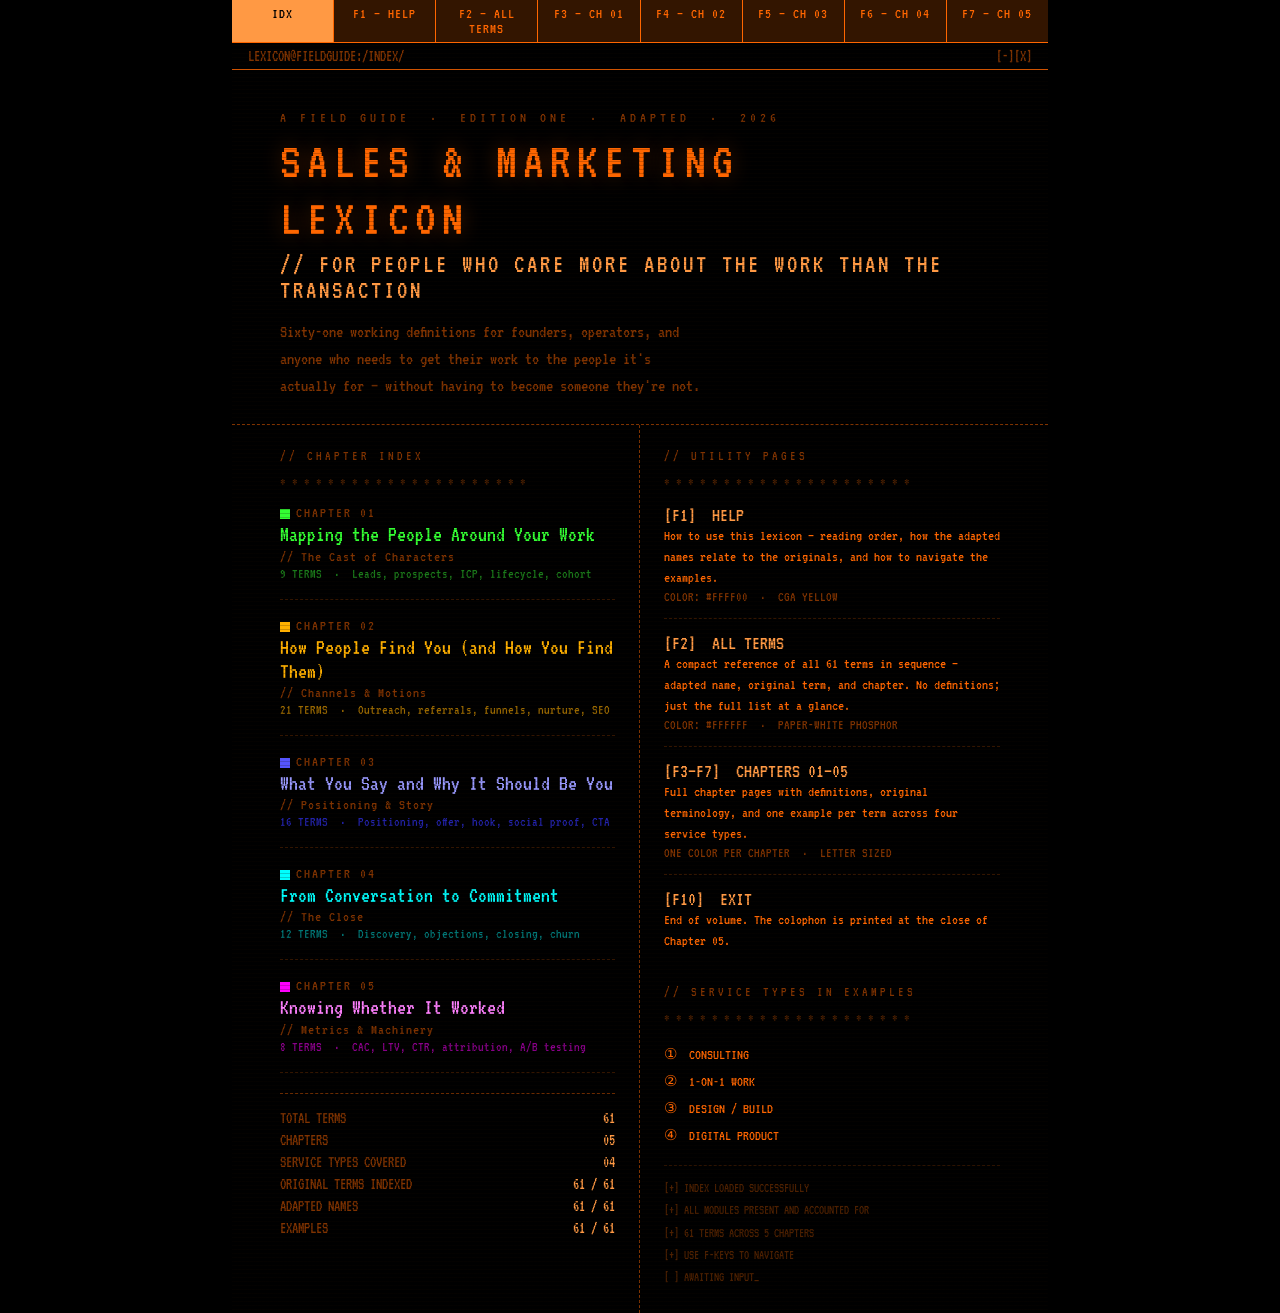
<file: lexicon-tabbed.html>
<!DOCTYPE html>
<html lang="en">
<head>
<meta charset="UTF-8">
<meta name="viewport" content="width=816px">
<title>Sales &amp; Marketing Lexicon 2026</title>
<link rel="preconnect" href="https://fonts.googleapis.com">
<link href="https://fonts.googleapis.com/css2?family=VT323&display=swap" rel="stylesheet">
<link id="tab-style" rel="stylesheet" href="styles/tab-idx.css">
<style>
html,body{margin:0;padding:0;background:#000}
body{display:flex;flex-direction:column;align-items:center}
#app{width:816px}
.tab-panel{display:none}
</style>
</head>
<body>
<div id="app">

<!-- ═══ SHARED TAB BAR ═══ -->
<div class="fkbar">
  <div class="fk dk" data-tab="idx">IDX</div>
  <div class="fk dk" data-tab="f1">F1 — HELP</div>
  <div class="fk dk" data-tab="f2">F2 — ALL TERMS</div>
  <div class="fk dk" data-tab="f3">F3 — CH 01</div>
  <div class="fk dk" data-tab="f4">F4 — CH 02</div>
  <div class="fk dk" data-tab="f5">F5 — CH 03</div>
  <div class="fk dk" data-tab="f6">F6 — CH 04</div>
  <div class="fk dk" data-tab="f7">F7 — CH 05</div>
</div>

<!-- ═══ IDX — INDEX ═══ -->
<div class="tab-panel" data-tab="idx">
<div class="page">
<div class="titlebar">
  <div class="ts">LEXICON@FIELDGUIDE:/INDEX/</div>
  <div class="ts">[-][X]</div>
</div>
<div class="main">
  <div class="hero">
    <div class="vol">A FIELD GUIDE &nbsp;·&nbsp; EDITION ONE &nbsp;·&nbsp; ADAPTED &nbsp;·&nbsp; 2026</div>
    <div class="big-title">SALES &amp; MARKETING<br>LEXICON</div>
    <div class="big-sub">// FOR PEOPLE WHO CARE MORE ABOUT THE WORK THAN THE TRANSACTION</div>
    <div class="tagline">Sixty-one working definitions for founders, operators, and anyone who needs to get their work to the people it's actually for — without having to become someone they're not.</div>
  </div>
  <div class="index-body">
    <div class="col-left">
      <div class="sec-label">// CHAPTER INDEX</div>
      <div class="sec-rule">* * * * * * * * * * * * * * * * * * * * *</div>
      <div class="ch-row">
        <div class="ch-num"><span class="ch-dot green-dot"></span>CHAPTER 01</div>
        <div class="ch-name" style="color:#33FF33">Mapping the People Around Your Work</div>
        <div class="ch-sub2">// The Cast of Characters</div>
        <div class="ch-terms" style="color:#1a7a1a">9 TERMS &nbsp;·&nbsp; Leads, prospects, ICP, lifecycle, cohort</div>
      </div>
      <div class="ch-row">
        <div class="ch-num"><span class="ch-dot amber-dot"></span>CHAPTER 02</div>
        <div class="ch-name" style="color:#FFB000">How People Find You (and How You Find Them)</div>
        <div class="ch-sub2">// Channels &amp; Motions</div>
        <div class="ch-terms" style="color:#996800">21 TERMS &nbsp;·&nbsp; Outreach, referrals, funnels, nurture, SEO</div>
      </div>
      <div class="ch-row">
        <div class="ch-num"><span class="ch-dot blue-dot"></span>CHAPTER 03</div>
        <div class="ch-name" style="color:#9999FF">What You Say and Why It Should Be You</div>
        <div class="ch-sub2">// Positioning &amp; Story</div>
        <div class="ch-terms" style="color:#2222AA">16 TERMS &nbsp;·&nbsp; Positioning, offer, hook, social proof, CTA</div>
      </div>
      <div class="ch-row">
        <div class="ch-num"><span class="ch-dot cyan-dot"></span>CHAPTER 04</div>
        <div class="ch-name" style="color:#00FFFF">From Conversation to Commitment</div>
        <div class="ch-sub2">// The Close</div>
        <div class="ch-terms" style="color:#007777">12 TERMS &nbsp;·&nbsp; Discovery, objections, closing, churn</div>
      </div>
      <div class="ch-row">
        <div class="ch-num"><span class="ch-dot magenta-dot"></span>CHAPTER 05</div>
        <div class="ch-name" style="color:#FF80FF">Knowing Whether It Worked</div>
        <div class="ch-sub2">// Metrics &amp; Machinery</div>
        <div class="ch-terms" style="color:#880088">8 TERMS &nbsp;·&nbsp; CAC, LTV, CTR, attribution, A/B testing</div>
      </div>
      <div class="stats-block">
        <div class="stat-row"><span class="stat-label">TOTAL TERMS</span><span class="stat-val">61</span></div>
        <div class="stat-row"><span class="stat-label">CHAPTERS</span><span class="stat-val">05</span></div>
        <div class="stat-row"><span class="stat-label">SERVICE TYPES COVERED</span><span class="stat-val">04</span></div>
        <div class="stat-row"><span class="stat-label">ORIGINAL TERMS INDEXED</span><span class="stat-val">61 / 61</span></div>
        <div class="stat-row"><span class="stat-label">ADAPTED NAMES</span><span class="stat-val">61 / 61</span></div>
        <div class="stat-row"><span class="stat-label">EXAMPLES</span><span class="stat-val">61 / 61</span></div>
      </div>
    </div>
    <div class="col-right">
      <div class="sec-label">// UTILITY PAGES</div>
      <div class="sec-rule">* * * * * * * * * * * * * * * * * * * * *</div>
      <div class="util-block">
        <div class="util-row">
          <div class="util-key">[F1] &nbsp;HELP</div>
          <div class="util-desc">How to use this lexicon — reading order, how the adapted names relate to the originals, and how to navigate the examples.</div>
          <div class="util-sub">COLOR: #FFFF00 &nbsp;·&nbsp; CGA YELLOW</div>
        </div>
        <div class="util-row">
          <div class="util-key">[F2] &nbsp;ALL TERMS</div>
          <div class="util-desc">A compact reference of all 61 terms in sequence — adapted name, original term, and chapter. No definitions; just the full list at a glance.</div>
          <div class="util-sub">COLOR: #FFFFFF &nbsp;·&nbsp; PAPER-WHITE PHOSPHOR</div>
        </div>
        <div class="util-row">
          <div class="util-key">[F3–F7] &nbsp;CHAPTERS 01–05</div>
          <div class="util-desc">Full chapter pages with definitions, original terminology, and one example per term across four service types.</div>
          <div class="util-sub">ONE COLOR PER CHAPTER &nbsp;·&nbsp; LETTER SIZED</div>
        </div>
        <div class="util-row">
          <div class="util-key">[F10] &nbsp;EXIT</div>
          <div class="util-desc">End of volume. The colophon is printed at the close of Chapter 05.</div>
        </div>
      </div>
      <div class="sec-label" style="margin-top:20px">// SERVICE TYPES IN EXAMPLES</div>
      <div class="sec-rule">* * * * * * * * * * * * * * * * * * * * *</div>
      <div style="color:#FF6600;font-size:15px;line-height:1.8">
        <div>① &nbsp;CONSULTING</div>
        <div>② &nbsp;1-ON-1 WORK</div>
        <div>③ &nbsp;DESIGN / BUILD</div>
        <div>④ &nbsp;DIGITAL PRODUCT</div>
      </div>
      <div class="syslog">
        [+] INDEX LOADED SUCCESSFULLY<br>
        [+] ALL MODULES PRESENT AND ACCOUNTED FOR<br>
        [+] 61 TERMS ACROSS 5 CHAPTERS<br>
        [+] USE F-KEYS TO NAVIGATE<br>
        [&nbsp;] AWAITING INPUT<span class="blink">_</span>
      </div>
    </div>
  </div>
</div>
</div>
</div>

<!-- ═══ F1 — HELP ═══ -->
<div class="tab-panel" data-tab="f1">
<div class="page">
<div class="titlebar">
  <div class="ts">LEXICON@FIELDGUIDE:/HELP/</div>
  <div class="ts">[-][X]</div>
</div>
<div class="ph" style="display:flex;justify-content:space-between;align-items:flex-start">
  <div>
    <div class="ch-title">F 1 &nbsp;&nbsp; — &nbsp;&nbsp; H E L P</div>
    <div class="ch-sub">// HOW TO READ AND USE THIS LEXICON</div>
  </div>
  <div style="text-align:right">
    <div style="color:#444400;font-size:14px;letter-spacing:2px">UTILITY PAGE &nbsp;·&nbsp; ADAPTED ED.</div>
    <div style="display:flex;gap:16px;justify-content:flex-end;margin-top:4px">
      <div style="font-size:14px;color:#FFFF00">TOTAL TERMS <span style="color:#FFFF88">61</span></div>
      <div style="font-size:14px;color:#FFFF00">STATUS <span class="tag">LOADED</span></div>
    </div>
  </div>
</div>
<div class="main">
  <div class="col">
    <div class="st">W H A T &nbsp; T H I S &nbsp; I S</div>
    <div class="sr">* * * * * * * * * * * * * * * * * * * * *</div>
    <div class="block">
      <div class="bh">An adapted vocabulary guide</div>
      <div class="bd">This lexicon takes the standard language of sales and marketing and reframes it for people whose primary motivation is their work — not the transaction. Every term has been renamed to describe its actual function, with the original industry term kept in brackets so you can use both languages fluently.</div>
    </div>
    <div class="block">
      <div class="bh">Who it's for</div>
      <div class="bd">Consultants, coaches, designers, developers, and anyone selling a digital product who needs to understand the mechanics of connecting their work to the people who need it — without adopting the mindset of a salesperson.</div>
    </div>
    <div class="block">
      <div class="bh">How the terms are structured</div>
      <div class="bd">Each entry has three parts:</div>
      <div class="bsub">
        <span style="color:#FFFF88">ADAPTED NAME</span> — what the term actually describes in plain language<br>
        <span style="color:#888800">// ORIGINAL TERM</span> — the industry-standard name you'll encounter in the wild<br>
        <span style="color:#FFFF00">DEFINITION</span> — what it means and why it matters<br>
        <span style="color:#444400">[+] EXAMPLE</span> — one concrete example from one of four service types
      </div>
    </div>
    <div class="block">
      <div class="bh">The four service types in examples</div>
      <div class="bsub" style="line-height:1.9">
        <span style="color:#FFFF88">① CONSULTING</span> — advisory or strategic engagements<br>
        <span style="color:#FFFF88">② 1-ON-1 WORK</span> — coaching, mentoring, therapy, tutoring<br>
        <span style="color:#FFFF88">③ DESIGN / BUILD</span> — client projects, commissioned work<br>
        <span style="color:#FFFF88">④ DIGITAL PRODUCT</span> — courses, tools, templates, software
      </div>
    </div>
    <div class="block">
      <div class="bh">Reading order</div>
      <div class="bd">Chapters are designed to follow the natural arc of getting work to people: first understand who they are (Ch.01), then how to reach them (Ch.02), then what to say (Ch.03), then how to reach agreement (Ch.04), then how to measure what worked (Ch.05). You can also dip in anywhere.</div>
    </div>
  </div>
  <div class="col">
    <div class="st">N A V I G A T I O N</div>
    <div class="sr">* * * * * * * * * * * * * * * * * * * * *</div>
    <div class="block">
      <div class="bh">Function key reference</div>
      <div style="margin-top:6px">
        <div class="nav-row"><div class="nav-key">F1</div><div class="nav-desc">HELP — this page. How the lexicon works, how terms are structured, how to navigate.</div></div>
        <div class="nav-row"><div class="nav-key">F2</div><div class="nav-desc">ALL TERMS — compact full-index of all 61 terms. Adapted names, originals, and chapter reference. No definitions.</div></div>
        <div class="nav-row"><div class="nav-key">F3</div><div class="nav-desc" style="color:#33FF33">CHAPTER 01 — Mapping the People Around Your Work (9 terms)</div></div>
        <div class="nav-row"><div class="nav-key">F4</div><div class="nav-desc" style="color:#FFB000">CHAPTER 02 — How People Find You and How You Find Them (21 terms)</div></div>
        <div class="nav-row"><div class="nav-key">F5</div><div class="nav-desc" style="color:#9999FF">CHAPTER 03 — What You Say and Why It Should Be You (16 terms)</div></div>
        <div class="nav-row"><div class="nav-key">F6</div><div class="nav-desc" style="color:#00FFFF">CHAPTER 04 — From Conversation to Commitment (12 terms)</div></div>
        <div class="nav-row"><div class="nav-key">F7</div><div class="nav-desc" style="color:#FF80FF">CHAPTER 05 — Knowing Whether It Worked (8 terms)</div></div>
        <div class="nav-row"><div class="nav-key">IDX</div><div class="nav-desc">INDEX — overview of all chapters and utility pages.</div></div>
      </div>
    </div>
    <div class="block">
      <div class="bh">Color coding</div>
      <div class="bsub" style="line-height:2">
        <span class="color-swatch" style="background:#33FF33"></span><span style="color:#33FF33">Phosphor Green</span> &nbsp;Ch.01 — People<br>
        <span class="color-swatch" style="background:#FFB000"></span><span style="color:#FFB000">Phosphor Amber</span> &nbsp;Ch.02 — Channels<br>
        <span class="color-swatch" style="background:#5555FF"></span><span style="color:#9999FF">CGA Blue</span> &nbsp;Ch.03 — Positioning<br>
        <span class="color-swatch" style="background:#00FFFF"></span><span style="color:#00FFFF">Cyan</span> &nbsp;Ch.04 — Commitment<br>
        <span class="color-swatch" style="background:#FF00FF"></span><span style="color:#FF80FF">Magenta</span> &nbsp;Ch.05 — Metrics<br>
        <span class="color-swatch" style="background:#FF6600"></span><span style="color:#FF9944">C64 Orange</span> &nbsp;Index<br>
        <span class="color-swatch" style="background:#FFFF00"></span><span style="color:#FFFF88">CGA Yellow</span> &nbsp;Help (this page)<br>
        <span class="color-swatch" style="background:#FFFFFF"></span><span style="color:#FFF">Paper White</span> &nbsp;All Terms
      </div>
    </div>
    <div class="syslog">
      [+] HELP MODULE LOADED<br>
      [+] ALL PAGES PRESENT: INDEX + HELP + ALL TERMS + CH01–CH05<br>
      [+] USE F-KEYS TO NAVIGATE<br>
      [&nbsp;] AWAITING INPUT<span class="blink">_</span>
    </div>
  </div>
</div>
</div>
</div>

<!-- ═══ F2 — ALL TERMS ═══ -->
<div class="tab-panel" data-tab="f2">
<div class="page">
<div class="titlebar">
  <div class="ts">LEXICON@FIELDGUIDE:/ALL_TERMS/</div>
  <div class="ts">[-][X]</div>
</div>
<div class="ph" style="display:flex;justify-content:space-between;align-items:center">
  <div>
    <div class="ch-title">F 2 &nbsp;&nbsp; — &nbsp;&nbsp; A L L &nbsp; T E R M S</div>
    <div class="ch-sub">// FULL INDEX · 61 TERMS · 5 CHAPTERS · ADAPTED + ORIGINAL</div>
  </div>
  <div style="text-align:right;color:#666666;font-size:14px;letter-spacing:2px">VOL I OF I &nbsp;·&nbsp; ADAPTED ED.</div>
</div>
<div class="body">
  <div class="col">
    <div class="st" style="color:#33FF33">C H . 0 1 &nbsp;—&nbsp; P E O P L E</div>
    <div class="sr">* * * * * * * * * * * * * * * * * *</div>
    <div class="tr"><div style="color:#1a7a1a;font-size:13px">01</div><div class="tn" style="color:#80FF80">Contact</div><div class="to" style="color:#1a7a1a">// Lead</div></div>
    <div class="tr"><div style="color:#1a7a1a;font-size:13px">02</div><div class="tn" style="color:#80FF80">Unknown Contact</div><div class="to" style="color:#1a7a1a">// Cold Lead</div></div>
    <div class="tr"><div style="color:#1a7a1a;font-size:13px">03</div><div class="tn" style="color:#80FF80">Already-Curious Contact</div><div class="to" style="color:#1a7a1a">// Warm Lead</div></div>
    <div class="tr"><div style="color:#1a7a1a;font-size:13px">04</div><div class="tn" style="color:#80FF80">Relationship Contact</div><div class="to" style="color:#1a7a1a">// Friendly Informal</div></div>
    <div class="tr"><div style="color:#1a7a1a;font-size:13px">05</div><div class="tn" style="color:#80FF80">Good-Fit Contact</div><div class="to" style="color:#1a7a1a">// Qualified Lead</div></div>
    <div class="tr"><div style="color:#1a7a1a;font-size:13px">06</div><div class="tn" style="color:#80FF80">Someone You're Exploring With</div><div class="to" style="color:#1a7a1a">// Prospect</div></div>
    <div class="tr"><div style="color:#1a7a1a;font-size:13px">07</div><div class="tn" style="color:#80FF80">Your Ideal Person</div><div class="to" style="color:#1a7a1a">// ICP — Ideal Collaborator Profile</div></div>
    <div class="tr"><div style="color:#1a7a1a;font-size:13px">08</div><div class="tn" style="color:#80FF80">Where Someone Is With Your Work</div><div class="to" style="color:#1a7a1a">// Lifecycle Stage</div></div>
    <div class="tr"><div style="color:#1a7a1a;font-size:13px">09</div><div class="tn" style="color:#80FF80">A Group You Learn From Together</div><div class="to" style="color:#1a7a1a">// Cohort</div></div>
    <div class="st" style="color:#FFB000;margin-top:12px">C H . 0 2 &nbsp;—&nbsp; C H A N N E L S</div>
    <div class="sr">* * * * * * * * * * * * * * * * * *</div>
    <div class="tr"><div style="color:#996800;font-size:13px">10</div><div class="tn" style="color:#FFD066">Reaching Out Directly</div><div class="to" style="color:#996800">// Direct Outreach</div></div>
    <div class="tr"><div style="color:#996800;font-size:13px">11</div><div class="tn" style="color:#FFD066">Reaching Out Cold</div><div class="to" style="color:#996800">// Cold Outreach / Cold Email / Cold Call</div></div>
    <div class="tr"><div style="color:#996800;font-size:13px">12</div><div class="tn" style="color:#FFD066">An Introduction Through Someone You Both Know</div><div class="to" style="color:#996800">// Warm Intro</div></div>
    <div class="tr"><div style="color:#996800;font-size:13px">13</div><div class="tn" style="color:#FFD066">A Recommendation</div><div class="to" style="color:#996800">// Referral</div></div>
    <div class="tr"><div style="color:#996800;font-size:13px">14</div><div class="tn" style="color:#FFD066">People Finding You Naturally</div><div class="to" style="color:#996800">// Organic Reach / Organic Marketing</div></div>
    <div class="tr"><div style="color:#996800;font-size:13px">15</div><div class="tn" style="color:#FFD066">Sharing Without Paid Promotion</div><div class="to" style="color:#996800">// Organic Socials</div></div>
    <div class="tr"><div style="color:#996800;font-size:13px">16</div><div class="tn" style="color:#FFD066">A Gap Worth Filling</div><div class="to" style="color:#996800">// Hole in the Market</div></div>
    <div class="tr"><div style="color:#996800;font-size:13px">17</div><div class="tn" style="color:#FFD066">Scrappy, Creative Visibility</div><div class="to" style="color:#996800">// Pirate Marketing</div></div>
    <div class="tr"><div style="color:#996800;font-size:13px">18</div><div class="tn" style="color:#FFD066">Experimenting to Find What Reaches People</div><div class="to" style="color:#996800">// Growth Hacking</div></div>
    <div class="tr"><div style="color:#996800;font-size:13px">19</div><div class="tn" style="color:#FFD066">Unexpected Presence</div><div class="to" style="color:#996800">// Guerrilla Marketing</div></div>
    <div class="tr"><div style="color:#996800;font-size:13px">20</div><div class="tn" style="color:#FFD066">Collaborating to Reach Each Other's Communities</div><div class="to" style="color:#996800">// Partnerships / Co-marketing</div></div>
  </div>
  <div class="col">
    <div class="st" style="color:#FFB000">C H . 0 2 &nbsp;( C O N T I N U E D )</div>
    <div class="sr">* * * * * * * * * * * * * * * * * *</div>
    <div class="tr"><div style="color:#996800;font-size:13px">21</div><div class="tn" style="color:#FFD066">A Series of Touchpoints Over Time</div><div class="to" style="color:#996800">// Sequence / Drip Campaign</div></div>
    <div class="tr"><div style="color:#996800;font-size:13px">22</div><div class="tn" style="color:#FFD066">A Moment of Contact</div><div class="to" style="color:#996800">// Touchpoint</div></div>
    <div class="tr"><div style="color:#996800;font-size:13px">23</div><div class="tn" style="color:#FFD066">Staying in Touch</div><div class="to" style="color:#996800">// Follow-up</div></div>
    <div class="tr"><div style="color:#996800;font-size:13px">24</div><div class="tn" style="color:#FFD066">Staying Present for Someone Not Ready Yet</div><div class="to" style="color:#996800">// Nurturing</div></div>
    <div class="tr"><div style="color:#996800;font-size:13px">25</div><div class="tn" style="color:#FFD066">The Path from Discovery to Engagement</div><div class="to" style="color:#996800">// Funnel</div></div>
    <div class="tr"><div style="color:#996800;font-size:13px">26</div><div class="tn" style="color:#FFD066">Early / Middle / Late in Someone's Journey</div><div class="to" style="color:#996800">// TOFU / MOFU / BOFU</div></div>
    <div class="tr"><div style="color:#996800;font-size:13px">27</div><div class="tn" style="color:#FFD066">Something Useful You Offer Freely</div><div class="to" style="color:#996800">// Lead Magnet</div></div>
    <div class="tr"><div style="color:#996800;font-size:13px">28</div><div class="tn" style="color:#FFD066">A Focused Page for One Purpose</div><div class="to" style="color:#996800">// Landing Page</div></div>
    <div class="tr"><div style="color:#996800;font-size:13px">29</div><div class="tn" style="color:#FFD066">What Someone Sees First</div><div class="to" style="color:#996800">// Above the Fold</div></div>
    <div class="tr"><div style="color:#996800;font-size:13px">30</div><div class="tn" style="color:#FFD066">Getting Someone's Contact Information</div><div class="to" style="color:#996800">// Contact Capture</div></div>
    <div class="st" style="color:#9999FF;margin-top:12px">C H . 0 3 &nbsp;—&nbsp; P O S I T I O N I N G</div>
    <div class="sr">* * * * * * * * * * * * * * * * * *</div>
    <div class="tr"><div style="color:#2222AA;font-size:13px">31</div><div class="tn" style="color:#BBBBFF">Where You Fit in Someone's Mind</div><div class="to" style="color:#2222AA">// Positioning</div></div>
    <div class="tr"><div style="color:#2222AA;font-size:13px">32</div><div class="tn" style="color:#BBBBFF">Your Core Reason to Choose You</div><div class="to" style="color:#2222AA">// Value Proposition</div></div>
    <div class="tr"><div style="color:#2222AA;font-size:13px">33</div><div class="tn" style="color:#BBBBFF">When the Work Starts Pulling Itself</div><div class="to" style="color:#2222AA">// Product-Market Fit / PMF</div></div>
    <div class="tr"><div style="color:#2222AA;font-size:13px">34</div><div class="tn" style="color:#BBBBFF">What Makes You Distinct and Keeps It That Way</div><div class="to" style="color:#2222AA">// Differentiation / Moat</div></div>
    <div class="tr"><div style="color:#2222AA;font-size:13px">35</div><div class="tn" style="color:#BBBBFF">Your Sharpest Entry Point</div><div class="to" style="color:#2222AA">// Wedge</div></div>
    <div class="tr"><div style="color:#2222AA;font-size:13px">36</div><div class="tn" style="color:#BBBBFF">The First Group You're Actually For</div><div class="to" style="color:#2222AA">// Beachhead Market</div></div>
    <div class="tr"><div style="color:#2222AA;font-size:13px">37</div><div class="tn" style="color:#BBBBFF">How Big the Space Is and How Much Is Yours</div><div class="to" style="color:#2222AA">// TAM / SAM / SOM</div></div>
    <div class="tr"><div style="color:#2222AA;font-size:13px">38</div><div class="tn" style="color:#BBBBFF">Defining What You Do Rather Than Competing</div><div class="to" style="color:#2222AA">// Category Creation</div></div>
    <div class="tr"><div style="color:#2222AA;font-size:13px">39</div><div class="tn" style="color:#BBBBFF">The Opening That Earns Attention</div><div class="to" style="color:#2222AA">// Hook</div></div>
    <div class="tr"><div style="color:#2222AA;font-size:13px">40</div><div class="tn" style="color:#BBBBFF">A Brief Clear Explanation of What You Do</div><div class="to" style="color:#2222AA">// Pitch / Elevator Pitch</div></div>
  </div>
  <div class="col">
    <div class="st" style="color:#9999FF">C H . 0 3 &nbsp;( C O N T I N U E D )</div>
    <div class="sr">* * * * * * * * * * * * * * * * * *</div>
    <div class="tr"><div style="color:#2222AA;font-size:13px">41</div><div class="tn" style="color:#BBBBFF">The Full Proposition</div><div class="to" style="color:#2222AA">// Offer</div></div>
    <div class="tr"><div style="color:#2222AA;font-size:13px">42</div><div class="tn" style="color:#BBBBFF">The Three Jobs of a Page</div><div class="to" style="color:#2222AA">// Headline, Subhead &amp; Body</div></div>
    <div class="tr"><div style="color:#2222AA;font-size:13px">43</div><div class="tn" style="color:#BBBBFF">Evidence That Others Found It Valuable</div><div class="to" style="color:#2222AA">// Social Proof</div></div>
    <div class="tr"><div style="color:#2222AA;font-size:13px">44</div><div class="tn" style="color:#BBBBFF">A Real Reason to Act Now Rather Than Later</div><div class="to" style="color:#2222AA">// Urgency / Scarcity</div></div>
    <div class="tr"><div style="color:#2222AA;font-size:13px">45</div><div class="tn" style="color:#BBBBFF">The One Thing You're Asking Someone to Do</div><div class="to" style="color:#2222AA">// Call to Action / CTA</div></div>
    <div class="tr"><div style="color:#2222AA;font-size:13px">46</div><div class="tn" style="color:#BBBBFF">Plainly Asking for What You Want</div><div class="to" style="color:#2222AA">// Direct Ask</div></div>
    <div class="st" style="color:#00FFFF;margin-top:10px">C H . 0 4 &nbsp;—&nbsp; C O M M I T M E N T</div>
    <div class="sr">* * * * * * * * * * * * * * * * * *</div>
    <div class="tr"><div style="color:#007777;font-size:13px">47</div><div class="tn" style="color:#80FFFF">The First Real Conversation</div><div class="to" style="color:#007777">// Discovery Call</div></div>
    <div class="tr"><div style="color:#007777;font-size:13px">48</div><div class="tn" style="color:#80FFFF">Showing What You Do in Context</div><div class="to" style="color:#007777">// Demo</div></div>
    <div class="tr"><div style="color:#007777;font-size:13px">49</div><div class="tn" style="color:#80FFFF">Responding to Hesitation Without Deflecting</div><div class="to" style="color:#007777">// Objection Handling</div></div>
    <div class="tr"><div style="color:#007777;font-size:13px">50</div><div class="tn" style="color:#80FFFF">Testing Whether Someone Is Ready</div><div class="to" style="color:#007777">// Trial Close</div></div>
    <div class="tr"><div style="color:#007777;font-size:13px">51</div><div class="tn" style="color:#80FFFF">The Moment of Decision</div><div class="to" style="color:#007777">// Close</div></div>
    <div class="tr"><div style="color:#007777;font-size:13px">52</div><div class="tn" style="color:#80FFFF">An Invitation Rather Than a Push</div><div class="to" style="color:#007777">// Soft Close</div></div>
    <div class="tr"><div style="color:#007777;font-size:13px">53</div><div class="tn" style="color:#80FFFF">A Direct Request for a Decision Now</div><div class="to" style="color:#007777">// Hard Close</div></div>
    <div class="tr"><div style="color:#007777;font-size:13px">54</div><div class="tn" style="color:#80FFFF">Moving Forward as Though the Decision Is Made</div><div class="to" style="color:#007777">// Assumptive Close</div></div>
    <div class="tr"><div style="color:#007777;font-size:13px">55</div><div class="tn" style="color:#80FFFF">The Paperwork That Makes It Real</div><div class="to" style="color:#007777">// Deal / Contract / LOI</div></div>
    <div class="tr"><div style="color:#007777;font-size:13px">56</div><div class="tn" style="color:#80FFFF">Passing Responsibility to the Next Stage</div><div class="to" style="color:#007777">// Handoff</div></div>
    <div class="tr"><div style="color:#007777;font-size:13px">57</div><div class="tn" style="color:#80FFFF">Any Time Someone Takes the Next Step</div><div class="to" style="color:#007777">// Conversion</div></div>
    <div class="tr"><div style="color:#007777;font-size:13px">58</div><div class="tn" style="color:#80FFFF">People Who Stop Engaging or Leave</div><div class="to" style="color:#007777">// Churn</div></div>
    <div class="st" style="color:#FF80FF;margin-top:10px">C H . 0 5 &nbsp;—&nbsp; M E T R I C S</div>
    <div class="sr">* * * * * * * * * * * * * * * * * *</div>
    <div class="tr"><div style="color:#880088;font-size:13px">59</div><div class="tn" style="color:#FF80FF">What It Actually Costs to Bring Someone New In</div><div class="to" style="color:#880088">// CAC — Customer Acquisition Cost</div></div>
    <div class="tr"><div style="color:#880088;font-size:13px">60</div><div class="tn" style="color:#FF80FF">What One Person Is Worth Over Time</div><div class="to" style="color:#880088">// LTV — Lifetime Value</div></div>
    <div class="tr"><div style="color:#880088;font-size:13px">61</div><div class="tn" style="color:#FF80FF">How Often Interest Turns Into Something Real</div><div class="to" style="color:#880088">// Win Rate / Close Rate</div></div>
    <div class="tr"><div style="color:#880088;font-size:13px">62</div><div class="tn" style="color:#FF80FF">Whether Your Opening Is Doing Its Job</div><div class="to" style="color:#880088">// CTR — Click-Through Rate</div></div>
    <div class="tr"><div style="color:#880088;font-size:13px">63</div><div class="tn" style="color:#FF80FF">Whether People Are Opening What You Send</div><div class="to" style="color:#880088">// Open Rate</div></div>
    <div class="tr"><div style="color:#880088;font-size:13px">64</div><div class="tn" style="color:#FF80FF">Whether People Are Actually Responding</div><div class="to" style="color:#880088">// Reply Rate</div></div>
    <div class="tr"><div style="color:#880088;font-size:13px">65</div><div class="tn" style="color:#FF80FF">Which of Your Efforts Actually Led Here</div><div class="to" style="color:#880088">// Attribution</div></div>
    <div class="tr"><div style="color:#880088;font-size:13px">66</div><div class="tn" style="color:#FF80FF">Replacing Guesswork With a Small Honest Experiment</div><div class="to" style="color:#880088">// A/B Test</div></div>
  </div>
</div>
<div class="syslog">
  [+] ALL TERMS LOADED &nbsp;·&nbsp; 61 TERMS ACROSS 5 CHAPTERS &nbsp;·&nbsp; FOR DEFINITIONS SEE F3–F7 &nbsp;·&nbsp; [&nbsp;] AWAITING INPUT<span class="blink">_</span>
</div>
</div>
</div>

<!-- ═══ F3 — CHAPTER 01 (GREEN) ═══ -->
<div class="tab-panel" data-tab="f3">
<div class="page">
  <div class="titlebar">
    <div class="titlebar-side">LEXICON@FIELDGUIDE:/CH01/CAST_OF_CHARACTERS/</div>
    <div class="titlebar-side">[-][X]</div>
  </div>
  <div class="body">
    <div class="panel" style="grid-column:1/-1;border-left:none;border-right:none;border-top:none;padding:10px 16px 8px;display:flex;justify-content:space-between;align-items:flex-start">
      <div>
        <div class="sec-title" style="font-size:19px">C H A P T E R &nbsp; O N E</div>
        <div style="color:#1a8a1a;font-size:16px;letter-spacing:2px">// MAPPING THE PEOPLE AROUND YOUR WORK</div>
      </div>
      <div style="text-align:right">
        <div class="label-sm">VOL I OF I &nbsp;·&nbsp; ADAPTED ED.</div>
        <div class="status-row" style="justify-content:flex-end">
          <div class="stat">TERMS <span class="stat-val">09</span></div>
          <div class="stat">STATUS <span class="stat-val tag">LOADED</span></div>
          <div class="stat">CH <span class="stat-val">01/05</span></div>
        </div>
      </div>
    </div>
    <div class="divider-h"></div>
    <div class="panel" style="grid-column:1/-1;border-left:none;border-right:none;border-top:none;padding:10px 16px 8px">
      <div class="intro-text">Before you can connect your work with anyone, it helps to have a shared language for describing who those people are and where they stand. The terms below are a way of sorting — not of ranking people's worth, but of understanding how much common ground already exists between you and someone else. The closer the fit, the less explaining you have to do.</div>
    </div>
    <div class="divider-h"></div>
    <div class="panel" style="border-left:none;border-top:none;border-bottom:none">
      <div class="sec-title" style="margin-bottom:6px">T E R M S &nbsp; 01 – 05</div>
      <div class="sec-rule">* * * * * * * * * * * * * * * * * * * * * * * * * *</div>
      <div class="term-row">
        <div class="term-name">Contact</div><div class="term-orig">// Lead</div>
        <div class="term-def">Anyone who has crossed paths with your work — a form fill, a reply, a handshake. The raw starting point of any list.</div>
        <div class="term-ex-label">[+] EXAMPLE (digital product)</div>
        <div class="term-ex">Someone who signed up for your newsletter after finding a free article through search. Interest shown; fit unknown.</div>
      </div>
      <div class="term-row">
        <div class="term-name">Unknown Contact</div><div class="term-orig">// Cold Lead</div>
        <div class="term-def">Someone who hasn't encountered your work yet. You're introducing yourself from scratch — no prior signal, no shared context.</div>
        <div class="term-ex-label">[+] EXAMPLE (consulting)</div>
        <div class="term-ex">A company you've identified as a strong fit, whose operations lead has no idea you exist.</div>
      </div>
      <div class="term-row">
        <div class="term-name">Already-Curious Contact</div><div class="term-orig">// Warm Lead</div>
        <div class="term-def">Someone who showed genuine interest on their own — visited, downloaded, was pointed your way. There's already a thread to pull.</div>
        <div class="term-ex-label">[+] EXAMPLE (1-on-1 work)</div>
        <div class="term-ex">Someone following your work for months who finally replied asking how your process works.</div>
      </div>
      <div class="term-row">
        <div class="term-name">Relationship Contact</div><div class="term-orig">// Friendly Informal</div>
        <div class="term-def">Someone warm through relationship rather than marketing — a former collaborator, a friend of a friend. The warmth is personal, not earned through output.</div>
        <div class="term-ex-label">[+] EXAMPLE (design / build)</div>
        <div class="term-ex">A past client's co-founder who saw your work up close and now has their own product to build.</div>
      </div>
      <div class="term-row">
        <div class="term-name">Good-Fit Contact</div><div class="term-orig">// Qualified Lead</div>
        <div class="term-def">Someone who, looking at what they need and what you do, lines up well. Right context, right problem, right circumstances. The filter that matters most.</div>
        <div class="term-ex-label">[+] EXAMPLE (consulting)</div>
        <div class="term-ex">A company with a specific operational challenge you've solved before and a decision-maker actively looking for help.</div>
      </div>
    </div>
    <div class="panel" style="border-right:none;border-top:none;border-bottom:none">
      <div class="sec-title" style="margin-bottom:6px">T E R M S &nbsp; 06 – 09</div>
      <div class="sec-rule">* * * * * * * * * * * * * * * * * * * * * * * * * *</div>
      <div class="term-row">
        <div class="term-name">Someone You're Exploring With</div><div class="term-orig">// Prospect</div>
        <div class="term-def">A good-fit contact now in real conversation. You're figuring out whether there's something real here. Not a commitment yet — but no longer just a name.</div>
        <div class="term-ex-label">[+] EXAMPLE (1-on-1 work)</div>
        <div class="term-ex">Someone you had an introductory call with who asked to speak again next week.</div>
      </div>
      <div class="term-row">
        <div class="term-name">Your Ideal Person</div><div class="term-orig">// ICP — Ideal Collaborator Profile</div>
        <div class="term-def">A clear picture of the person who gets the most from what you do — their situation, their problem, how they think. Not about exclusion; about knowing who you're actually for.</div>
        <div class="term-ex-label">[+] EXAMPLE (digital product)</div>
        <div class="term-ex">"Professionals who are good at what they do but have never had to think about how to position or communicate it."</div>
      </div>
      <div class="term-row">
        <div class="term-name">Where Someone Is With Your Work</div><div class="term-orig">// Lifecycle Stage</div>
        <div class="term-def">Where someone sits in their arc with you — just discovered, following along, worked with you once, or now referring others. Knowing the stage helps you respond appropriately.</div>
        <div class="term-ex-label">[+] EXAMPLE (design / build)</div>
        <div class="term-ex">A past client referring others is at a completely different stage than a first-time portfolio visitor — and needs a different conversation, if any.</div>
      </div>
      <div class="term-row">
        <div class="term-name">A Group You Learn From Together</div><div class="term-orig">// Cohort</div>
        <div class="term-def">People who arrived at the same time or through the same path. Looking at them together reveals patterns — what they need, how they engage. Not for labeling; for learning.</div>
        <div class="term-ex-label">[+] EXAMPLE (consulting)</div>
        <div class="term-ex">Comparing year-one clients with year-three clients reveals how your ideal engagement has shifted and what kinds of work you do best.</div>
      </div>
      <div style="margin-top:14px;border-top:1px dashed #0d5c0d;padding-top:12px">
        <div class="label-sm" style="margin-bottom:6px">// SYSTEM LOG</div>
        <div style="color:#0d5c0d;font-size:15px;line-height:1.7">
          [+] CHAPTER 01 — LOADED SUCCESSFULLY<br>
          [+] TERMS PARSED: 09 OF 09<br>
          [+] EXAMPLES INDEXED: 09 OF 09<br>
          [+] SERVICE TYPES COVERED: 04 OF 04<br>
          [+] NEXT MODULE: CH02 — HOW PEOPLE FIND YOU<br>
          [&nbsp;] AWAITING INPUT<span class="blink">_</span>
        </div>
      </div>
    </div>
  </div>
</div>
</div>

<!-- ═══ F4 — CHAPTER 02 (AMBER) ═══ -->
<div class="tab-panel" data-tab="f4">
<div class="page">
<div class="titlebar">
  <div class="ts">LEXICON@FIELDGUIDE:/CH02/CHANNELS_AND_MOTIONS/</div>
  <div class="ts">[-][X]</div>
</div>
<div class="ph" style="display:flex;justify-content:space-between;align-items:flex-start">
  <div>
    <div class="ch-title">C H A P T E R &nbsp; T W O</div>
    <div class="ch-sub">// HOW PEOPLE FIND YOU (AND HOW YOU FIND THEM)</div>
  </div>
  <div style="text-align:right">
    <div style="color:#4D3400;font-size:14px;letter-spacing:2px">VOL I OF I &nbsp;·&nbsp; ADAPTED ED.</div>
    <div style="display:flex;gap:16px;justify-content:flex-end;margin-top:4px">
      <div class="stat">TERMS <span class="sv">21</span></div>
      <div class="stat">STATUS <span class="sv tag">LOADED</span></div>
      <div class="stat">CH <span class="sv">02/05</span></div>
    </div>
  </div>
</div>
<div class="ph" style="border-top:none;padding:6px 16px">
  <div class="intro">There's no single right way to get your work in front of the right people. The terms below describe the main shapes that process takes — some active, some passive, some that scale, some that don't. Knowing what each one is helps you decide where to put your energy.</div>
</div>
<div class="body">
  <div class="col">
    <div class="st">T E R M S &nbsp; 01–07</div>
    <div class="sr">* * * * * * * * * * * * * * * * * *</div>
    <div class="tr"><div class="tn">Reaching Out Directly</div><div class="to">// Direct Outreach</div><div class="td">You, writing to a specific person on purpose. One-to-one — you picked them.</div><div class="tel">[+] EX (consulting)</div><div class="te">Emailing an operations lead, referencing a specific challenge they've publicly talked about.</div></div>
    <div class="tr"><div class="tn">Reaching Out Cold</div><div class="to">// Cold Outreach / Cold Email / Cold Call</div><div class="td">Direct contact with no prior relationship. Introducing yourself from scratch.</div><div class="tel">[+] EX (design / build)</div><div class="te">Contacting a business whose product has an obvious gap — leading with a specific observation, not a generic offer.</div></div>
    <div class="tr"><div class="tn">An Introduction Through Someone You Both Know</div><div class="to">// Warm Intro</div><div class="td">Someone who knows you both makes the connection. Trust travels with them.</div><div class="tel">[+] EX (1-on-1 work)</div><div class="te">A past participant mentions you to a friend going through something similar and connects you both.</div></div>
    <div class="tr"><div class="tn">A Recommendation</div><div class="to">// Referral</div><div class="td">Someone who knows your work sends a new person your way — passing their own credibility along.</div><div class="tel">[+] EX (consulting)</div><div class="te">A client mentions you unprompted to another founder facing the same challenge.</div></div>
    <div class="tr"><div class="tn">People Finding You Naturally</div><div class="to">// Organic Reach / Organic Marketing</div><div class="td">Someone discovers your work without you pushing it — search, content, word-of-mouth. Slower to build; harder to kill.</div><div class="tel">[+] EX (digital product)</div><div class="te">Your product gets mentioned in a newsletter you had nothing to do with because a reader found it useful.</div></div>
    <div class="tr"><div class="tn">Sharing Without Paid Promotion</div><div class="to">// Organic Socials</div><div class="td">Posting on platforms without paying to boost it. Reach comes from the work itself.</div><div class="tel">[+] EX (1-on-1 work)</div><div class="te">A post about a stuck point you commonly see — framed so people feel recognised, not sold to.</div></div>
    <div class="tr"><div class="tn">A Gap Worth Filling</div><div class="to">// Hole in the Market</div><div class="td">A need unmet, a group poorly served, a question no one's answered clearly.</div><div class="tel">[+] EX (design / build)</div><div class="te">A whole product category built by people who don't think about the person using it. You do.</div></div>
  </div>
  <div class="col">
    <div class="st">T E R M S &nbsp; 08–14</div>
    <div class="sr">* * * * * * * * * * * * * * * * * *</div>
    <div class="tr"><div class="tn">Scrappy, Creative Visibility</div><div class="to">// Unconventional Outreach / Pirate Marketing</div><div class="td">Low-budget, inventive ways of getting noticed when you lack resources for conventional promotion.</div><div class="tel">[+] EX (digital product)</div><div class="te">Answering questions in a niche community so thoroughly that people start asking who you are.</div></div>
    <div class="tr"><div class="tn">Experimenting to Find What Reaches People</div><div class="to">// Growth Testing / Growth Hacking</div><div class="td">Small deliberate experiments to find out which approaches actually connect your work with the right people.</div><div class="tel">[+] EX (consulting)</div><div class="te">Testing two ways of describing your offer to see which gets more genuine replies — not just opens.</div></div>
    <div class="tr"><div class="tn">Unexpected Presence</div><div class="to">// Guerrilla Approach / Guerrilla Marketing</div><div class="td">Unconventional tactics that catch people off-guard in a good way. Memorable because surprising.</div><div class="tel">[+] EX (1-on-1 work)</div><div class="te">Leaving a long, genuinely useful answer on a public forum. No links. Just help. People notice who wrote it.</div></div>
    <div class="tr"><div class="tn">Collaborating to Reach Each Other's Communities</div><div class="to">// Partnerships / Co-marketing</div><div class="td">Adjacent work shared across both communities. You both bring something genuine; you both reach new people.</div><div class="tel">[+] EX (design / build)</div><div class="te">A developer and designer agree to recommend each other when the situation calls for it.</div></div>
    <div class="tr"><div class="tn">A Series of Touchpoints Over Time</div><div class="to">// Sequence / Drip Campaign</div><div class="td">Planned messages sent gradually. The right thing to say depends on where someone is in their understanding.</div><div class="tel">[+] EX (digital product)</div><div class="te">A short email series after someone downloads your free guide — each one going a layer deeper.</div></div>
    <div class="tr"><div class="tn">A Moment of Contact</div><div class="to">// Touchpoint</div><div class="td">Any instance where someone encounters your work. Meaningful connection rarely comes from a single moment.</div><div class="tel">[+] EX (consulting)</div><div class="te">A potential client reads your article, sees you mentioned, attends your talk — by the time they reach out, it's begun.</div></div>
    <div class="tr"><div class="tn">Staying in Touch</div><div class="to">// Follow-up</div><div class="td">Reaching back out after an initial contact. Most conversations fade not from rejection — but from silence.</div><div class="tel">[+] EX (1-on-1 work)</div><div class="te">Someone expressed interest then went quiet. A warm message two weeks later — no pressure — often restarts things.</div></div>
  </div>
  <div class="col" style="border-right:none">
    <div class="st">T E R M S &nbsp; 15–21</div>
    <div class="sr">* * * * * * * * * * * * * * * * * *</div>
    <div class="tr"><div class="tn">Staying Present for Someone Not Ready Yet</div><div class="to">// Nurturing</div><div class="td">Light, useful contact over time. You're there when they're ready. Patience, not pressure.</div><div class="tel">[+] EX (digital product)</div><div class="te">A subscriber opening every email but not buying yet — continuing to send useful content is the right move.</div></div>
    <div class="tr"><div class="tn">The Path from Discovery to Engagement</div><div class="to">// Funnel</div><div class="td">Many people at the top, fewer at each stage, a handful who engage closely. Understanding the shape helps you focus.</div><div class="tel">[+] EX (design / build)</div><div class="te">Hundreds visit your portfolio, fewer look closely, fewer reach out — a handful become clients. Each narrowing tells you something.</div></div>
    <div class="tr"><div class="tn">Early / Middle / Late in Someone's Journey</div><div class="to">// TOFU / MOFU / BOFU</div><div class="td">Where someone is with your work. What you share should match where they are — not where you want them to be.</div><div class="tel">[+] EX (design / build)</div><div class="te">Overview for early discovery. Process breakdown for comparison. Testimonials for someone ready to decide.</div></div>
    <div class="tr"><div class="tn">Something Useful You Offer Freely</div><div class="to">// Entry-Point Resource / Lead Magnet</div><div class="td">A guide, tool, or resource shared openly. Genuinely useful on its own — not just bait.</div><div class="tel">[+] EX (digital product)</div><div class="te">A free template solving a small but real version of the larger problem your product addresses.</div></div>
    <div class="tr"><div class="tn">A Focused Page for One Purpose</div><div class="to">// Landing Page</div><div class="td">One audience, one offer, one action. Everything on it serves that single purpose.</div><div class="tel">[+] EX (1-on-1 work)</div><div class="te">A page just for people considering working with you — who it's for, what happens, what it costs, how to start.</div></div>
    <div class="tr"><div class="tn">What Someone Sees First</div><div class="to">// Above the Fold</div><div class="td">Visible before scrolling. If your core point isn't clear here, most people won't look further.</div><div class="tel">[+] EX (digital product)</div><div class="te">Your product page must answer "what is this and who is it for" before anyone scrolls — or most will leave.</div></div>
    <div class="tr"><div class="tn">Getting Someone's Contact Information</div><div class="to">// Contact Capture</div><div class="td">The moment someone gives you a way to reach them. They're saying they want to stay in contact with your work.</div><div class="tel">[+] EX (design / build)</div><div class="te">A potential client fills in the enquiry form. They haven't committed — but they've opened the door.</div></div>
    <div class="syslog">
      [+] CH02 LOADED · 21/21 TERMS · 4/4 SERVICE TYPES<br>
      [+] NEXT: CH03 — WHAT YOU SAY<br>
      [&nbsp;] AWAITING INPUT<span class="blink">_</span>
    </div>
  </div>
</div>
</div>
</div>

<!-- ═══ F5 — CHAPTER 03 (BLUE) ═══ -->
<div class="tab-panel" data-tab="f5">
<div class="page">
<div class="titlebar">
  <div class="ts">LEXICON@FIELDGUIDE:/CH03/POSITIONING_AND_STORY/</div>
  <div class="ts">[-][X]</div>
</div>
<div class="ph" style="display:flex;justify-content:space-between;align-items:flex-start">
  <div>
    <div class="ch-title">C H A P T E R &nbsp; T H R E E</div>
    <div class="ch-sub">// WHAT YOU SAY AND WHY IT SHOULD BE YOU</div>
  </div>
  <div style="text-align:right">
    <div style="color:#11115C;font-size:14px;letter-spacing:2px">VOL I OF I &nbsp;·&nbsp; ADAPTED ED.</div>
    <div style="display:flex;gap:16px;justify-content:flex-end;margin-top:4px">
      <div class="stat">TERMS <span class="sv">16</span></div>
      <div class="stat">STATUS <span class="sv tag">LOADED</span></div>
      <div class="stat">CH <span class="sv">03/05</span></div>
    </div>
  </div>
</div>
<div class="ph" style="border-top:none;padding:6px 16px">
  <div class="intro">A channel can bring people to the door. Only a message can bring them inside. These terms describe how to think about what you say — what you stand for, who you're for, and why you rather than anyone else.</div>
</div>
<div class="body">
  <div class="col">
    <div class="st">T E R M S &nbsp; 01–08</div>
    <div class="sr">* * * * * * * * * * * * * * * * * * * * * * *</div>
    <div class="tr"><div class="tn">Where You Fit in Someone's Mind</div><div class="to">// Positioning</div><div class="td">The place you occupy relative to alternatives. Less about what you are; more about what you're next to — and what you're clearly not.</div><div class="tel">[+] EX (digital product)</div><div class="te">A writing course for technical founders isn't "a writing course" — it's positioned against the experience of being able to build but not explain.</div></div>
    <div class="tr"><div class="tn">Your Core Reason to Choose You</div><div class="to">// Value Proposition / Value Prop</div><div class="td">A one or two-sentence answer to "why this, why you, why now?" Specific enough to resonate; clear enough to self-select.</div><div class="tel">[+] EX (1-on-1 work)</div><div class="te">"I work with people changing direction professionally who need to think through what they actually want before making moves."</div></div>
    <div class="tr"><div class="tn">When the Work Starts Pulling Itself</div><div class="to">// Product-Market Fit / PMF</div><div class="td">The point where people are seeking your work out, coming back, and telling others — without you pushing. Before: you're figuring things out. After: you're keeping up.</div><div class="tel">[+] EX (consulting)</div><div class="te">You stop chasing projects and start fielding inbound enquiries from people who heard about your work through others.</div></div>
    <div class="tr"><div class="tn">What Makes You Distinct — and What Keeps It That Way</div><div class="to">// Differentiation / Moat</div><div class="td">Differentiation wins the first client. The moat keeps them — it's what makes that distinction hard to copy quickly.</div><div class="tel">[+] EX (design / build)</div><div class="te">Working only in one domain and understanding it deeply. The moat is ten years of domain knowledge a generalist can't replicate.</div></div>
    <div class="tr"><div class="tn">Your Sharpest Entry Point</div><div class="to">// Wedge</div><div class="td">A narrow first use case that's easy to say yes to — small enough to be low-risk, specific enough to demonstrate clear value.</div><div class="tel">[+] EX (consulting)</div><div class="te">Offering a focused two-week audit of one specific process rather than pitching a full strategic engagement.</div></div>
    <div class="tr"><div class="tn">The First Group You're Actually For</div><div class="to">// Beachhead Market</div><div class="td">The specific, narrow segment you'll serve first and serve well — before expanding. The slice you can credibly own.</div><div class="tel">[+] EX (digital product)</div><div class="te">Launching specifically for early-career UX designers who struggle to write case studies — not "anyone who wants to write better."</div></div>
    <div class="tr"><div class="tn">How Big the Space Is — and How Much Is Yours</div><div class="to">// TAM / SAM / SOM</div><div class="td">Three circles: everyone who could benefit (TAM), the portion you can reach (SAM), what you can realistically win near-term (SOM).</div><div class="tel">[+] EX (1-on-1 work)</div><div class="te">TAM: all professionals considering change. SAM: those in industries you know. SOM: the number you can actually serve well in a year.</div></div>
    <div class="tr"><div class="tn">Defining What You Do Rather Than Competing</div><div class="to">// Category Creation</div><div class="td">Naming a new kind of work rather than competing in an existing one. You set the standard others are measured against.</div><div class="tel">[+] EX (design / build)</div><div class="te">Positioning as someone who does "operational design for small teams" — a frame you've defined, making direct comparison with generalists difficult.</div></div>
  </div>
  <div class="col">
    <div class="st">T E R M S &nbsp; 09–16</div>
    <div class="sr">* * * * * * * * * * * * * * * * * * * * * * *</div>
    <div class="tr"><div class="tn">The Opening That Earns Attention</div><div class="to">// Hook</div><div class="td">The first line or idea that stops someone mid-scroll. Its job isn't to explain — it's to earn one more second of attention.</div><div class="tel">[+] EX (digital product)</div><div class="te">"Most people who are bad at pricing aren't bad at math. They're bad at believing their work is worth it." That's a hook.</div></div>
    <div class="tr"><div class="tn">A Brief, Clear Explanation of What You Do</div><div class="to">// Pitch / Elevator Pitch</div><div class="td">A short structured explanation of your work — what it is, who it's for, why it matters. Enough to spark genuine interest without slides.</div><div class="tel">[+] EX (consulting)</div><div class="te">"I help ops-heavy businesses find where their process is costing them more than they realise — and fix it without adding headcount."</div></div>
    <div class="tr"><div class="tn">The Full Proposition</div><div class="to">// Offer</div><div class="td">Everything on the table: what they get, at what price, on what terms. Changing the offer often moves things more than changing the work.</div><div class="tel">[+] EX (1-on-1 work)</div><div class="te">Adding a follow-up call two weeks after an engagement ends changes the offer meaningfully — without changing what you actually do.</div></div>
    <div class="tr"><div class="tn">The Three Jobs of a Page</div><div class="to">// Headline, Subhead &amp; Body</div><div class="td">The headline earns a look, the subhead earns a read, the body earns the action. Each is doing something distinct.</div><div class="tel">[+] EX (digital product)</div><div class="te">Headline: "Finally understand your numbers." Subhead: who it's for. Body: the detail for everyone still reading.</div></div>
    <div class="tr"><div class="tn">Evidence That Others Found It Valuable</div><div class="to">// Social Proof</div><div class="td">Testimonials, case studies, named clients. Borrowed trust, shown at the moment of doubt. Specific outcomes land; vague praise doesn't.</div><div class="tel">[+] EX (consulting)</div><div class="te">A short case study describing a specific client's situation, what you worked on, and what changed — in their words where possible.</div></div>
    <div class="tr"><div class="tn">A Real Reason to Act Now Rather Than Later</div><div class="to">// Urgency / Scarcity</div><div class="td">Limited availability, a specific window, a cohort start date. Powerful when real; corrosive to trust when manufactured.</div><div class="tel">[+] EX (design / build)</div><div class="te">You take a limited number of projects at a time and your next opening is in six weeks. That's real scarcity — say so plainly.</div></div>
    <div class="tr"><div class="tn">The One Thing You're Asking Someone to Do</div><div class="to">// Call to Action / CTA</div><div class="td">The specific next step you want a reader to take. Every piece of communication should have exactly one.</div><div class="tel">[+] EX (digital product)</div><div class="te">A single button at the bottom of your product page that says "Start the course" — not three competing options.</div></div>
    <div class="tr"><div class="tn">Plainly Asking for What You Want</div><div class="to">// Direct Ask</div><div class="td">Stating clearly what you're hoping for — the meeting, the project, the decision. Underused because it feels blunt; effective because most people never do it.</div><div class="tel">[+] EX (1-on-1 work)</div><div class="te">"I think this could be a good fit — would you like to start next month?" Rather than "let me know if you want to proceed."</div></div>
    <div class="syslog">
      [+] CH03 LOADED · 16/16 TERMS · 4/4 SERVICE TYPES<br>
      [+] NEXT: CH04 — FROM CONVERSATION TO COMMITMENT<br>
      [&nbsp;] AWAITING INPUT<span class="blink">_</span>
    </div>
  </div>
</div>
</div>
</div>

<!-- ═══ F6 — CHAPTER 04 (CYAN) ═══ -->
<div class="tab-panel" data-tab="f6">
<div class="page">
<div class="titlebar">
  <div class="ts">LEXICON@FIELDGUIDE:/CH04/THE_CLOSE/</div>
  <div class="ts">[-][X]</div>
</div>
<div class="ph" style="display:flex;justify-content:space-between;align-items:flex-start">
  <div>
    <div class="ch-title">C H A P T E R &nbsp; F O U R</div>
    <div class="ch-sub">// FROM CONVERSATION TO COMMITMENT</div>
  </div>
  <div style="text-align:right">
    <div style="color:#003333;font-size:14px;letter-spacing:2px">VOL I OF I &nbsp;·&nbsp; ADAPTED ED.</div>
    <div style="display:flex;gap:16px;justify-content:flex-end;margin-top:4px">
      <div class="stat">TERMS <span class="sv">12</span></div>
      <div class="stat">STATUS <span class="sv tag">LOADED</span></div>
      <div class="stat">CH <span class="sv">04/05</span></div>
    </div>
  </div>
</div>
<div class="ph" style="border-top:none;padding:6px 16px">
  <div class="intro">Reaching an agreement isn't usually a single moment — it's a sequence of smaller ones, each earning the right to the next. These terms name the stages of that process: not as tactics to deploy on someone, but as a shared language for understanding where a conversation is and what it might need.</div>
</div>
<div class="body">
  <div class="col">
    <div class="st">T E R M S &nbsp; 01–06</div>
    <div class="sr">* * * * * * * * * * * * * * * * * * * * * * *</div>
    <div class="tr"><div class="tn">The First Real Conversation</div><div class="to">// Discovery Call</div><div class="td">The initial conversation where you're not explaining yet — you're listening. Finding out if there's a real fit, what they need, what a good outcome looks like for them.</div><div class="tel">[+] EX (1-on-1 work)</div><div class="te">A thirty-minute call before taking on a new client — asking where they are, what they've tried, what they most want to change. You're finding out if you can genuinely help.</div></div>
    <div class="tr"><div class="tn">Showing What You Do in Context</div><div class="to">// Demo</div><div class="td">A walkthrough of your work tailored to the specific person's situation — not a feature tour, but a demonstration of how what you do addresses what they're dealing with.</div><div class="tel">[+] EX (digital product)</div><div class="te">Rather than a general product walkthrough, you show the specific module that directly addresses the problem they mentioned.</div></div>
    <div class="tr"><div class="tn">Responding to Hesitation Without Deflecting It</div><div class="to">// Objection Handling</div><div class="td">When someone raises a concern, the skill isn't having a rehearsed counter — it's taking it seriously enough to find what's actually behind it. The stated concern often isn't the real one.</div><div class="tel">[+] EX (consulting)</div><div class="te">"The timing isn't great" might mean the budget isn't there, or there's internal politics around bringing in outside help. Asking which it is — genuinely — is more useful than reassuring them.</div></div>
    <div class="tr"><div class="tn">Testing Whether Someone Is Ready</div><div class="to">// Trial Close</div><div class="td">A low-stakes question that gives you a read on where someone actually stands — without asking for a full commitment. You're taking a temperature, not asking for a signature.</div><div class="tel">[+] EX (design / build)</div><div class="te">"If we can agree on scope and timeline, is this something you'd want to start next month?" You're finding out if there's a real blocker.</div></div>
    <div class="tr"><div class="tn">The Moment of Decision</div><div class="to">// Close</div><div class="td">The point at which you ask for a decision and someone makes one. In a broader sense, the whole final phase — agreement, terms, confirmation it's happening.</div><div class="tel">[+] EX (1-on-1 work)</div><div class="te">"I'd love to work on this with you — shall we confirm the start date and I'll send the agreement?" Simple, direct, names the actual next step.</div></div>
    <div class="tr"><div class="tn">An Invitation Rather Than a Push</div><div class="to">// Soft Close</div><div class="td">A gentle, low-pressure way of moving toward a decision — one that keeps the relationship intact if they're not quite ready.</div><div class="tel">[+] EX (digital product)</div><div class="te">"If you want to get started, the link is below — and if you have questions first, just reply to this email." No urgency. No pressure.</div></div>
  </div>
  <div class="col">
    <div class="st">T E R M S &nbsp; 07–12</div>
    <div class="sr">* * * * * * * * * * * * * * * * * * * * * * *</div>
    <div class="tr"><div class="tn">A Direct Request for a Decision Now</div><div class="to">// Hard Close</div><div class="td">A more explicit push for a clear yes or no. Useful when a conversation has circled too long. Easy to misuse — risky with people who haven't had enough time to decide.</div><div class="tel">[+] EX (consulting)</div><div class="te">"I need to know by end of week whether to hold this slot — I have another project that would take the same time." Direct and fair.</div></div>
    <div class="tr"><div class="tn">Moving Forward as Though the Decision Is Made</div><div class="to">// Assumptive Close</div><div class="td">Proceeding on the basis that the person is ready, without explicitly asking. Efficient when the signals are clearly there; presumptuous when they aren't.</div><div class="tel">[+] EX (design / build)</div><div class="te">"I'll send the contract today — let me know if you want to adjust anything before signing." Moving the process forward while leaving room to correct course.</div></div>
    <div class="tr"><div class="tn">The Paperwork That Makes It Real</div><div class="to">// Deal / Contract / LOI</div><div class="td">A Letter of Intent is the "we plan to do this" document. The contract is the binding version. "Deal" is the whole agreement as a unit regardless of form.</div><div class="tel">[+] EX (consulting)</div><div class="te">A statement of work outlining scope, timeline, deliverables, fees — signed by both sides. Not because of distrust, but because clarity protects the relationship.</div></div>
    <div class="tr"><div class="tn">Passing Responsibility to the Next Stage</div><div class="to">// Handoff</div><div class="td">The moment when one phase passes the relationship to another. Most friction happens at these transitions, when expectations haven't been passed clearly.</div><div class="tel">[+] EX (design / build)</div><div class="te">The moment between a signed contract and project kickoff — when everything discussed in the proposal needs to transfer into the actual working relationship.</div></div>
    <div class="tr"><div class="tn">Any Time Someone Takes the Next Step</div><div class="to">// Conversion</div><div class="td">The moment a person moves from one stage to the next — signs up, books a call, makes a purchase. Always worth asking: converting from what, to what?</div><div class="tel">[+] EX (digital product)</div><div class="te">Someone going from free newsletter subscriber to paying customer. Understanding what made it happen is more valuable than just counting that it did.</div></div>
    <div class="tr"><div class="tn">People Who Stop Engaging or Leave</div><div class="to">// Churn</div><div class="td">Those who end their relationship with your work. Some is inevitable. A lot of it is a signal about fit, expectations, or whether what you offered matched what people actually needed.</div><div class="tel">[+] EX (1-on-1 work)</div><div class="te">Clients who expect quick answers and disengage before the work gets deep — that's not random churn. It points to a mismatch in how you describe your work.</div></div>
    <div class="syslog">
      [+] CH04 LOADED · 12/12 TERMS · 4/4 SERVICE TYPES<br>
      [+] NEXT: CH05 — KNOWING WHETHER IT WORKED<br>
      [&nbsp;] AWAITING INPUT<span class="blink">_</span>
    </div>
  </div>
</div>
</div>
</div>

<!-- ═══ F7 — CHAPTER 05 (MAGENTA) ═══ -->
<div class="tab-panel" data-tab="f7">
<div class="page">
<div class="titlebar">
  <div class="ts">LEXICON@FIELDGUIDE:/CH05/METRICS_AND_MACHINERY/</div>
  <div class="ts">[-][X]</div>
</div>
<div class="ph" style="display:flex;justify-content:space-between;align-items:flex-start">
  <div>
    <div class="ch-title">C H A P T E R &nbsp; F I V E</div>
    <div class="ch-sub">// KNOWING WHETHER IT WORKED</div>
  </div>
  <div style="text-align:right">
    <div style="color:#440044;font-size:14px;letter-spacing:2px">VOL I OF I &nbsp;·&nbsp; ADAPTED ED.</div>
    <div style="display:flex;gap:16px;justify-content:flex-end;margin-top:4px">
      <div class="stat">TERMS <span class="sv">08</span></div>
      <div class="stat">STATUS <span class="sv tag">LOADED</span></div>
      <div class="stat">CH <span class="sv">05/05</span></div>
    </div>
  </div>
</div>
<div class="ph" style="border-top:none;padding:6px 16px">
  <div class="intro">These terms describe how you know whether what you're doing is actually working — not to turn everything into a spreadsheet, but to make better decisions with less guesswork. A metric is only useful if it points to something you can act on.</div>
</div>
<div class="body">
  <div class="col">
    <div class="st">T E R M S &nbsp; 01–04</div>
    <div class="sr">* * * * * * * * * * * * * * * * * * * * * * *</div>
    <div class="tr"><div class="tn">What It Actually Costs to Bring Someone New In</div><div class="to">// CAC — Customer Acquisition Cost</div><div class="td">Total cost — time, money, effort — to bring in one new client or customer. Divide what you spent by the number of new people who came in. Tells you whether your current approach is sustainable.</div><div class="tel">[+] EX (consulting)</div><div class="te">If you spent forty hours on outreach and proposals over a month and brought in two clients, understanding the real cost of that acquisition helps you decide whether to invest in more passive channels instead.</div></div>
    <div class="tr"><div class="tn">What One Person Is Worth Over Time</div><div class="to">// LTV — Lifetime Value</div><div class="td">The total profit you can expect from one person across their full relationship with your work. Paired with acquisition cost, it tells you whether the economics make sense over time.</div><div class="tel">[+] EX (digital product)</div><div class="te">If most buyers of your first product eventually buy a second — and some join a recurring membership — lifetime value is much higher than the initial purchase suggests. That changes how much it's worth spending to reach them.</div></div>
    <div class="tr"><div class="tn">How Often Interest Turns Into Something Real</div><div class="to">// Win Rate / Close Rate</div><div class="td">Of all conversations or enquiries that reach a certain stage, the percentage that become actual engagements. Tracks whether your qualifying conversations are improving over time.</div><div class="tel">[+] EX (design / build)</div><div class="te">If you send ten proposals and three become projects, your close rate is 30%. Watching this over time shows whether you're consistently losing at a particular stage.</div></div>
    <div class="tr"><div class="tn">Whether Your Opening Is Doing Its Job</div><div class="to">// CTR — Click-Through Rate</div><div class="td">Clicks divided by people who saw something. Applied to a subject line, a headline, or a button — it tells you whether your opening is compelling enough to earn the next step.</div><div class="tel">[+] EX (digital product)</div><div class="te">If only 1% of recipients click through to your product page, the issue is probably the email itself — the framing, or the relevance to where people actually are.</div></div>
  </div>
  <div class="col">
    <div class="st">T E R M S &nbsp; 05–08</div>
    <div class="sr">* * * * * * * * * * * * * * * * * * * * * * *</div>
    <div class="tr"><div class="tn">Whether People Are Opening What You Send</div><div class="to">// Open Rate</div><div class="td">The share of people who open your email. Primarily a measure of whether your subject line and sender name are trusted and compelling enough to earn a look.</div><div class="tel">[+] EX (1-on-1 work)</div><div class="te">If your open rate drops over time, it's worth asking whether you've drifted from writing things people find genuinely useful toward writing things that serve your agenda.</div></div>
    <div class="tr"><div class="tn">Whether People Are Actually Responding</div><div class="to">// Reply Rate</div><div class="td">The share who write back. In direct outreach this is the number that matters most — it represents actual human engagement, not just passive behaviour.</div><div class="tel">[+] EX (consulting)</div><div class="te">If you send twenty outreach emails and one person replies, the question isn't whether you reached enough people — it's whether what you wrote gave someone a real reason to respond.</div></div>
    <div class="tr"><div class="tn">Which of Your Efforts Actually Led Here</div><div class="to">// Attribution</div><div class="td">The question of which touchpoint or channel deserves credit for a conversion. Always an approximation, never the full truth — but useful for knowing where to focus.</div><div class="tel">[+] EX (digital product)</div><div class="te">Someone buys after a blog post, a newsletter mention, and a follow-up email. Knowing which of those three to invest in more is what attribution tries to answer — imperfectly, but usefully.</div></div>
    <div class="tr"><div class="tn">Replacing Guesswork With a Small Honest Experiment</div><div class="to">// A/B Test</div><div class="td">Running two versions of something against each other with enough volume to see which performs better. The point: stop assuming you know what works and find out instead.</div><div class="tel">[+] EX (design / build)</div><div class="te">Testing two versions of the opening line on your contact page — one leading with process, one with outcomes — to see which generates more meaningful enquiries.</div></div>
    <div class="syslog">
      [+] CH05 LOADED · 08/08 TERMS · 4/4 SERVICE TYPES<br>
      [+] ALL CHAPTERS LOADED · 61/61 TERMS TOTAL<br>
      [+] SESSION COMPLETE
    </div>
    <div class="closing">
      Sixty-one terms, arranged in five chapters. None of them will close a deal for you. Used together — with care, in the right order — they describe the shape of nearly every way of getting your work to the people who need it.<br><br>
      Keep the ones you use.<br>
      Ignore the rest until you need them.<br><br>
      <span style="color:#FF80FF">END OF VOLUME · 01</span> <span class="blink" style="color:#FF00FF">_</span>
    </div>
  </div>
</div>
</div>
</div>


</div><!-- #app -->

<script>
function switchTab(id) {
  document.getElementById('tab-style').href = 'styles/tab-' + id + '.css';
  document.querySelectorAll('.tab-panel').forEach(function(p) {
    p.style.display = p.dataset.tab === id ? 'block' : 'none';
  });
  document.querySelectorAll('.fk').forEach(function(b) {
    b.className = 'fk ' + (b.dataset.tab === id ? 'ak' : 'dk');
  });
}

document.querySelectorAll('.fk').forEach(function(b) {
  b.addEventListener('click', function() { switchTab(b.dataset.tab); });
});

switchTab('idx');
</script>
</body>
</html>
</file>
<file: styles.css>
/* ══════════════════════════════════════════════════════
   SHARED BASE
   Layout, tab bar structure, animation — theme-neutral
══════════════════════════════════════════════════════ */

*{box-sizing:border-box;margin:0;padding:0}
html,body{margin:0;padding:0;background:#000}
body{display:flex;flex-direction:column;align-items:center}
#app{width:816px}
.tab-panel{display:none}
.fkbar{display:flex;background:#000;z-index:11}
.fk{flex:1;padding:6px 4px;text-align:center;font-size:15px;letter-spacing:1px;font-family:'VT323','Courier New',monospace;cursor:pointer}
.fk:last-child{border-right:none}
.blink{animation:bl 1.1s step-end infinite}
@keyframes bl{0%,100%{opacity:1}50%{opacity:0}}


/* ══════════════════════════════════════════════════════
   IDX — INDEX  |  Orange #FF6600
══════════════════════════════════════════════════════ */

#app[data-tab="idx"] .fkbar{border-bottom:1px solid #FF6600}
#app[data-tab="idx"] .fk{border-right:1px solid #FF6600}
#app[data-tab="idx"] .fk:last-child{border-right:none}
#app[data-tab="idx"] .dk{background:#331500;color:#FF6600}
#app[data-tab="idx"] .ak{background:#FF9944;color:#000}

#app[data-tab="idx"] .page{background:#000;color:#FF6600;font-family:'VT323','Courier New',monospace;width:816px;min-height:1056px;position:relative;overflow:hidden;display:flex;flex-direction:column}
#app[data-tab="idx"] .page::after{content:'';position:absolute;inset:0;background:repeating-linear-gradient(0deg,transparent,transparent 3px,rgba(18,8,0,0.2) 3px,rgba(18,8,0,0.2) 4px);pointer-events:none;z-index:10}
#app[data-tab="idx"] .titlebar{border-bottom:1px solid #FF6600;padding:5px 16px;display:flex;justify-content:space-between;background:#000;flex-shrink:0}
#app[data-tab="idx"] .ts{font-size:16px;color:#803300}
#app[data-tab="idx"] .main{flex:1;display:flex;flex-direction:column;padding:0}
#app[data-tab="idx"] .hero{padding:40px 48px 24px;border-bottom:1px dashed #803300}
#app[data-tab="idx"] .vol{color:#803300;font-size:15px;letter-spacing:4px;margin-bottom:8px}
#app[data-tab="idx"] .big-title{color:#FF6600;font-size:52px;letter-spacing:6px;line-height:1.1;text-shadow:0 0 20px rgba(255,102,0,0.3)}
#app[data-tab="idx"] .big-sub{color:#FF9944;font-size:26px;letter-spacing:3px;margin-top:4px}
#app[data-tab="idx"] .tagline{color:#803300;font-size:18px;line-height:1.5;margin-top:16px;max-width:60ch}
#app[data-tab="idx"] .index-body{display:grid;grid-template-columns:1fr 1fr;flex:1}
#app[data-tab="idx"] .col-left{padding:24px 24px 24px 48px;border-right:1px dashed #803300}
#app[data-tab="idx"] .col-right{padding:24px 48px 24px 24px}
#app[data-tab="idx"] .sec-label{color:#803300;font-size:14px;letter-spacing:3px;margin-bottom:12px}
#app[data-tab="idx"] .sec-rule{color:#4D2000;font-size:14px;margin-bottom:16px}
#app[data-tab="idx"] .ch-row{margin-bottom:18px;padding-bottom:18px;border-bottom:1px dashed #331500}
#app[data-tab="idx"] .ch-row:last-child{border-bottom:none}
#app[data-tab="idx"] .ch-num{color:#803300;font-size:15px;letter-spacing:2px}
#app[data-tab="idx"] .ch-name{font-size:22px;line-height:1.1;margin:2px 0}
#app[data-tab="idx"] .ch-sub2{color:#803300;font-size:15px;letter-spacing:1px}
#app[data-tab="idx"] .ch-terms{color:#4D2000;font-size:14px;margin-top:3px}
#app[data-tab="idx"] .ch-dot{display:inline-block;width:10px;height:10px;margin-right:6px;vertical-align:middle}
#app[data-tab="idx"] .green-dot{background:#33FF33}
#app[data-tab="idx"] .amber-dot{background:#FFB000}
#app[data-tab="idx"] .blue-dot{background:#5555FF}
#app[data-tab="idx"] .cyan-dot{background:#00FFFF}
#app[data-tab="idx"] .magenta-dot{background:#FF00FF}
#app[data-tab="idx"] .util-block{margin-top:0}
#app[data-tab="idx"] .util-row{margin-bottom:14px;padding-bottom:14px;border-bottom:1px dashed #331500}
#app[data-tab="idx"] .util-row:last-child{border-bottom:none}
#app[data-tab="idx"] .util-key{font-size:20px;color:#FF9944}
#app[data-tab="idx"] .util-desc{color:#FF6600;font-size:15px;line-height:1.4}
#app[data-tab="idx"] .util-sub{color:#803300;font-size:14px;margin-top:2px}
#app[data-tab="idx"] .stats-block{margin-top:20px;padding-top:16px;border-top:1px dashed #803300}
#app[data-tab="idx"] .stat-row{display:flex;justify-content:space-between;font-size:16px;margin-bottom:6px}
#app[data-tab="idx"] .stat-label{color:#803300}
#app[data-tab="idx"] .stat-val{color:#FF9944}
#app[data-tab="idx"] .syslog{color:#4D2000;font-size:13px;line-height:1.7;margin-top:16px;padding-top:12px;border-top:1px dashed #331500}


/* ══════════════════════════════════════════════════════
   F1 — HELP  |  Yellow #FFFF00
══════════════════════════════════════════════════════ */

#app[data-tab="f1"] .fkbar{border-bottom:1px solid #FFFF00}
#app[data-tab="f1"] .fk{border-right:1px solid #FFFF00}
#app[data-tab="f1"] .fk:last-child{border-right:none}
#app[data-tab="f1"] .dk{background:#2a2a00;color:#FFFF00}
#app[data-tab="f1"] .ak{background:#FFFF88;color:#000}

#app[data-tab="f1"] .page{background:#000;color:#FFFF00;font-family:'VT323','Courier New',monospace;width:816px;min-height:1056px;position:relative;overflow:hidden;display:flex;flex-direction:column}
#app[data-tab="f1"] .page::after{content:'';position:absolute;inset:0;background:repeating-linear-gradient(0deg,transparent,transparent 3px,rgba(15,15,0,0.2) 3px,rgba(15,15,0,0.2) 4px);pointer-events:none;z-index:10}
#app[data-tab="f1"] .titlebar{border-bottom:1px solid #FFFF00;padding:5px 16px;display:flex;justify-content:space-between;background:#000;flex-shrink:0}
#app[data-tab="f1"] .ts{font-size:16px;color:#888800}
#app[data-tab="f1"] .main{flex:1;display:grid;grid-template-columns:1fr 1fr;padding:0}
#app[data-tab="f1"] .ph{grid-column:1/-1;padding:10px 20px;border-bottom:1px dashed #888800}
#app[data-tab="f1"] .col{padding:14px 18px;border-right:1px dashed #888800}
#app[data-tab="f1"] .col:last-child{border-right:none}
#app[data-tab="f1"] .ch-title{font-size:20px;color:#FFFF88;letter-spacing:4px}
#app[data-tab="f1"] .ch-sub{color:#888800;font-size:15px;letter-spacing:2px}
#app[data-tab="f1"] .st{color:#FFFF00;font-size:15px;letter-spacing:3px;margin-bottom:4px}
#app[data-tab="f1"] .sr{color:#444400;font-size:14px;margin-bottom:10px}
#app[data-tab="f1"] .block{margin-bottom:14px;padding-bottom:14px;border-bottom:1px dashed #2a2a00}
#app[data-tab="f1"] .block:last-child{border-bottom:none;margin-bottom:0}
#app[data-tab="f1"] .bh{color:#FFFF88;font-size:18px;line-height:1.2;margin-bottom:3px}
#app[data-tab="f1"] .bd{color:#FFFF00;font-size:15px;line-height:1.5}
#app[data-tab="f1"] .bsub{color:#888800;font-size:14px;margin-top:4px;line-height:1.4}
#app[data-tab="f1"] .tag{background:#FFFF00;color:#000;padding:0 5px;font-size:14px;display:inline-block}
#app[data-tab="f1"] .color-swatch{display:inline-block;width:12px;height:12px;vertical-align:middle;margin-right:4px}
#app[data-tab="f1"] .nav-row{display:flex;gap:8px;align-items:baseline;margin-bottom:8px;padding-bottom:8px;border-bottom:1px dashed #2a2a00}
#app[data-tab="f1"] .nav-row:last-child{border-bottom:none;margin-bottom:0;padding-bottom:0}
#app[data-tab="f1"] .nav-key{background:#FFFF00;color:#000;padding:1px 8px;font-size:15px;min-width:40px;text-align:center;display:inline-block;font-family:'VT323','Courier New',monospace}
#app[data-tab="f1"] .nav-desc{color:#888800;font-size:15px;line-height:1.3;margin-left:8px}
#app[data-tab="f1"] .syslog{color:#444400;font-size:13px;line-height:1.7;margin-top:12px;padding-top:10px;border-top:1px dashed #2a2a00}


/* ══════════════════════════════════════════════════════
   F2 — ALL TERMS  |  White #FFFFFF
══════════════════════════════════════════════════════ */

#app[data-tab="f2"] .fkbar{border-bottom:1px solid #FFFFFF}
#app[data-tab="f2"] .fk{border-right:1px solid #FFFFFF}
#app[data-tab="f2"] .fk:last-child{border-right:none}
#app[data-tab="f2"] .dk{background:#1a1a1a;color:#FFFFFF}
#app[data-tab="f2"] .ak{background:#CCCCCC;color:#000}

#app[data-tab="f2"] .page{background:#000;color:#FFFFFF;font-family:'VT323','Courier New',monospace;width:816px;min-height:1056px;position:relative;overflow:hidden;display:flex;flex-direction:column}
#app[data-tab="f2"] .page::after{content:'';position:absolute;inset:0;background:repeating-linear-gradient(0deg,transparent,transparent 3px,rgba(15,15,15,0.15) 3px,rgba(15,15,15,0.15) 4px);pointer-events:none;z-index:10}
#app[data-tab="f2"] .titlebar{border-bottom:1px solid #FFFFFF;padding:5px 16px;display:flex;justify-content:space-between;background:#000;flex-shrink:0}
#app[data-tab="f2"] .ts{font-size:16px;color:#666666}
#app[data-tab="f2"] .ph{padding:10px 20px;border-bottom:1px dashed #666666}
#app[data-tab="f2"] .ch-title{font-size:20px;color:#FFFFFF;letter-spacing:4px}
#app[data-tab="f2"] .ch-sub{color:#666666;font-size:15px;letter-spacing:2px}
#app[data-tab="f2"] .body{flex:1;display:grid;grid-template-columns:1fr 1fr 1fr;padding:0}
#app[data-tab="f2"] .col{padding:10px 12px;border-right:1px dashed #333333}
#app[data-tab="f2"] .col:last-child{border-right:none}
#app[data-tab="f2"] .st{font-size:15px;letter-spacing:3px;margin-bottom:4px}
#app[data-tab="f2"] .sr{color:#333333;font-size:13px;margin-bottom:6px}
#app[data-tab="f2"] .tr{margin-bottom:5px;padding-bottom:5px;border-bottom:1px solid #111111}
#app[data-tab="f2"] .tr:last-child{border-bottom:none;margin-bottom:0}
#app[data-tab="f2"] .tn{font-size:16px;line-height:1.15;display:inline}
#app[data-tab="f2"] .to{font-size:13px;line-height:1.2}
#app[data-tab="f2"] .syslog{color:#333333;font-size:13px;line-height:1.6;padding:8px 20px;border-top:1px dashed #333333;flex-shrink:0}


/* ══════════════════════════════════════════════════════
   F3 — CHAPTER 01  |  Green #33ff33
══════════════════════════════════════════════════════ */

#app[data-tab="f3"] .fkbar{border-bottom:1px solid #33ff33}
#app[data-tab="f3"] .fk{border-right:1px solid #33ff33}
#app[data-tab="f3"] .fk:last-child{border-right:none}
#app[data-tab="f3"] .dk{background:#0d5c0d;color:#33ff33}
#app[data-tab="f3"] .ak{background:#80ff80;color:#000}

#app[data-tab="f3"] .page{background:#000;color:#33ff33;font-family:'VT323','Courier New',monospace;width:816px;min-height:1056px;padding:0;position:relative;overflow:hidden}
#app[data-tab="f3"] .page::after{content:'';position:absolute;inset:0;background:repeating-linear-gradient(0deg,transparent,transparent 3px,rgba(0,18,0,0.18) 3px,rgba(0,18,0,0.18) 4px);pointer-events:none;z-index:10}
#app[data-tab="f3"] .titlebar{border-bottom:1px solid #33ff33;padding:6px 16px;display:flex;justify-content:space-between;align-items:center;background:#000}
#app[data-tab="f3"] .titlebar-side{font-size:16px;color:#1a8a1a;white-space:nowrap}
#app[data-tab="f3"] .body{display:grid;grid-template-columns:1fr 1fr;gap:0;padding:0}
#app[data-tab="f3"] .panel{border:1px dashed #1a8a1a;padding:14px 16px;position:relative}
#app[data-tab="f3"] .divider-h{height:1px;background:#1a8a1a;grid-column:1/-1;width:100%}
#app[data-tab="f3"] .sec-title{font-size:15px;color:#33ff33;letter-spacing:4px;margin-bottom:2px}
#app[data-tab="f3"] .sec-rule{color:#1a8a1a;font-size:14px;margin-bottom:10px;letter-spacing:1px}
#app[data-tab="f3"] .term-row{margin-bottom:12px}
#app[data-tab="f3"] .term-name{color:#80ff80;font-size:18px;letter-spacing:1px}
#app[data-tab="f3"] .term-orig{color:#0d5c0d;font-size:14px;margin-bottom:2px}
#app[data-tab="f3"] .term-def{color:#33ff33;font-size:15px;line-height:1.5;max-width:54ch}
#app[data-tab="f3"] .term-ex-label{color:#0d5c0d;font-size:13px;margin-top:4px}
#app[data-tab="f3"] .term-ex{color:#1a8a1a;font-size:13px;line-height:1.45;padding-left:2ch;border-left:1px solid #0d5c0d;max-width:50ch}
#app[data-tab="f3"] .intro-text{color:#1a8a1a;font-size:15px;line-height:1.55;max-width:100%}
#app[data-tab="f3"] .label-sm{color:#0d5c0d;font-size:14px;letter-spacing:2px}
#app[data-tab="f3"] .status-row{display:flex;gap:24px;margin-top:6px}
#app[data-tab="f3"] .stat{font-size:14px}
#app[data-tab="f3"] .stat-val{color:#80ff80}
#app[data-tab="f3"] .tag{background:#33ff33;color:#000;padding:0 6px;font-size:14px;display:inline-block}


/* ══════════════════════════════════════════════════════
   F4 — CHAPTER 02  |  Amber #FFB000
══════════════════════════════════════════════════════ */

#app[data-tab="f4"] .fkbar{border-bottom:1px solid #FFB000}
#app[data-tab="f4"] .fk{border-right:1px solid #FFB000}
#app[data-tab="f4"] .fk:last-child{border-right:none}
#app[data-tab="f4"] .dk{background:#2a1800;color:#FFB000}
#app[data-tab="f4"] .ak{background:#FFD066;color:#000}

#app[data-tab="f4"] .page{background:#000;color:#FFB000;font-family:'VT323','Courier New',monospace;width:816px;min-height:1056px;position:relative;overflow:hidden}
#app[data-tab="f4"] .page::after{content:'';position:absolute;inset:0;background:repeating-linear-gradient(0deg,transparent,transparent 3px,rgba(20,10,0,0.18) 3px,rgba(20,10,0,0.18) 4px);pointer-events:none;z-index:10}
#app[data-tab="f4"] .titlebar{border-bottom:1px solid #FFB000;padding:5px 16px;display:flex;justify-content:space-between;background:#000}
#app[data-tab="f4"] .ts{font-size:16px;color:#996800}
#app[data-tab="f4"] .body{display:grid;grid-template-columns:1fr 1fr 1fr;gap:0}
#app[data-tab="f4"] .ph{grid-column:1/-1;padding:8px 16px;border-bottom:1px dashed #996800}
#app[data-tab="f4"] .col{padding:10px 12px;border-right:1px dashed #996800}
#app[data-tab="f4"] .col:last-child{border-right:none}
#app[data-tab="f4"] .ch-title{font-size:20px;color:#FFD066;letter-spacing:4px}
#app[data-tab="f4"] .ch-sub{color:#996800;font-size:15px;letter-spacing:2px}
#app[data-tab="f4"] .intro{color:#996800;font-size:15px;line-height:1.45}
#app[data-tab="f4"] .sr{color:#4D3400;font-size:14px;margin-bottom:8px}
#app[data-tab="f4"] .st{color:#FFB000;font-size:15px;letter-spacing:3px;margin-bottom:4px}
#app[data-tab="f4"] .tr{margin-bottom:9px;padding-bottom:9px;border-bottom:1px dashed #1a0d00}
#app[data-tab="f4"] .tr:last-child{border-bottom:none;margin-bottom:0}
#app[data-tab="f4"] .tn{color:#FFD066;font-size:18px;line-height:1.2}
#app[data-tab="f4"] .to{color:#4D3400;font-size:14px}
#app[data-tab="f4"] .td{color:#FFB000;font-size:15px;line-height:1.4}
#app[data-tab="f4"] .tel{color:#4D3400;font-size:13px;margin-top:2px}
#app[data-tab="f4"] .te{color:#996800;font-size:13px;line-height:1.35;padding-left:1.5ch;border-left:1px solid #4D3400}
#app[data-tab="f4"] .stat{font-size:14px;color:#FFB000}
#app[data-tab="f4"] .sv{color:#FFD066}
#app[data-tab="f4"] .tag{background:#FFB000;color:#000;padding:0 5px;font-size:14px}
#app[data-tab="f4"] .syslog{color:#4D3400;font-size:13px;line-height:1.6;margin-top:8px;padding-top:8px;border-top:1px dashed #1a0d00}


/* ══════════════════════════════════════════════════════
   F5 — CHAPTER 03  |  Blue #5555FF
══════════════════════════════════════════════════════ */

#app[data-tab="f5"] .fkbar{border-bottom:1px solid #5555FF}
#app[data-tab="f5"] .fk{border-right:1px solid #5555FF}
#app[data-tab="f5"] .fk:last-child{border-right:none}
#app[data-tab="f5"] .dk{background:#11115C;color:#5555FF}
#app[data-tab="f5"] .ak{background:#9999FF;color:#000}

#app[data-tab="f5"] .page{background:#000;color:#5555FF;font-family:'VT323','Courier New',monospace;width:816px;min-height:1056px;position:relative;overflow:hidden}
#app[data-tab="f5"] .page::after{content:'';position:absolute;inset:0;background:repeating-linear-gradient(0deg,transparent,transparent 3px,rgba(0,0,15,0.2) 3px,rgba(0,0,15,0.2) 4px);pointer-events:none;z-index:10}
#app[data-tab="f5"] .titlebar{border-bottom:1px solid #5555FF;padding:5px 16px;display:flex;justify-content:space-between;background:#000}
#app[data-tab="f5"] .ts{font-size:16px;color:#2222AA}
#app[data-tab="f5"] .body{display:grid;grid-template-columns:1fr 1fr;gap:0}
#app[data-tab="f5"] .ph{grid-column:1/-1;padding:8px 16px;border-bottom:1px dashed #2222AA}
#app[data-tab="f5"] .col{padding:10px 14px;border-right:1px dashed #2222AA}
#app[data-tab="f5"] .col:last-child{border-right:none}
#app[data-tab="f5"] .ch-title{font-size:20px;color:#9999FF;letter-spacing:4px}
#app[data-tab="f5"] .ch-sub{color:#2222AA;font-size:15px;letter-spacing:2px}
#app[data-tab="f5"] .intro{color:#2222AA;font-size:15px;line-height:1.45}
#app[data-tab="f5"] .sr{color:#11115C;font-size:14px;margin-bottom:8px}
#app[data-tab="f5"] .st{color:#5555FF;font-size:15px;letter-spacing:3px;margin-bottom:4px}
#app[data-tab="f5"] .tr{margin-bottom:9px;padding-bottom:9px;border-bottom:1px dashed #0a0a30}
#app[data-tab="f5"] .tr:last-child{border-bottom:none;margin-bottom:0}
#app[data-tab="f5"] .tn{color:#9999FF;font-size:18px;line-height:1.2}
#app[data-tab="f5"] .to{color:#11115C;font-size:14px}
#app[data-tab="f5"] .td{color:#5555FF;font-size:15px;line-height:1.4}
#app[data-tab="f5"] .tel{color:#11115C;font-size:13px;margin-top:2px}
#app[data-tab="f5"] .te{color:#2222AA;font-size:13px;line-height:1.35;padding-left:1.5ch;border-left:1px solid #11115C}
#app[data-tab="f5"] .stat{font-size:14px;color:#5555FF}
#app[data-tab="f5"] .sv{color:#9999FF}
#app[data-tab="f5"] .tag{background:#5555FF;color:#000;padding:0 5px;font-size:14px}
#app[data-tab="f5"] .syslog{color:#11115C;font-size:13px;line-height:1.6;margin-top:8px;padding-top:8px;border-top:1px dashed #0a0a30}


/* ══════════════════════════════════════════════════════
   F6 — CHAPTER 04  |  Cyan #00FFFF
══════════════════════════════════════════════════════ */

#app[data-tab="f6"] .fkbar{border-bottom:1px solid #00FFFF}
#app[data-tab="f6"] .fk{border-right:1px solid #00FFFF}
#app[data-tab="f6"] .fk:last-child{border-right:none}
#app[data-tab="f6"] .dk{background:#003333;color:#00FFFF}
#app[data-tab="f6"] .ak{background:#80FFFF;color:#000}

#app[data-tab="f6"] .page{background:#000;color:#00FFFF;font-family:'VT323','Courier New',monospace;width:816px;min-height:1056px;position:relative;overflow:hidden}
#app[data-tab="f6"] .page::after{content:'';position:absolute;inset:0;background:repeating-linear-gradient(0deg,transparent,transparent 3px,rgba(0,15,15,0.2) 3px,rgba(0,15,15,0.2) 4px);pointer-events:none;z-index:10}
#app[data-tab="f6"] .titlebar{border-bottom:1px solid #00FFFF;padding:5px 16px;display:flex;justify-content:space-between;background:#000}
#app[data-tab="f6"] .ts{font-size:16px;color:#007777}
#app[data-tab="f6"] .body{display:grid;grid-template-columns:1fr 1fr;gap:0}
#app[data-tab="f6"] .ph{grid-column:1/-1;padding:8px 16px;border-bottom:1px dashed #007777}
#app[data-tab="f6"] .col{padding:10px 14px;border-right:1px dashed #007777}
#app[data-tab="f6"] .col:last-child{border-right:none}
#app[data-tab="f6"] .ch-title{font-size:20px;color:#80FFFF;letter-spacing:4px}
#app[data-tab="f6"] .ch-sub{color:#007777;font-size:15px;letter-spacing:2px}
#app[data-tab="f6"] .intro{color:#007777;font-size:15px;line-height:1.45}
#app[data-tab="f6"] .sr{color:#003333;font-size:14px;margin-bottom:8px}
#app[data-tab="f6"] .st{color:#00FFFF;font-size:15px;letter-spacing:3px;margin-bottom:4px}
#app[data-tab="f6"] .tr{margin-bottom:11px;padding-bottom:11px;border-bottom:1px dashed #002020}
#app[data-tab="f6"] .tr:last-child{border-bottom:none;margin-bottom:0}
#app[data-tab="f6"] .tn{color:#80FFFF;font-size:18px;line-height:1.2}
#app[data-tab="f6"] .to{color:#003333;font-size:14px}
#app[data-tab="f6"] .td{color:#00FFFF;font-size:16px;line-height:1.45}
#app[data-tab="f6"] .tel{color:#003333;font-size:15px;margin-top:3px}
#app[data-tab="f6"] .te{color:#007777;font-size:15px;line-height:1.4;padding-left:1.5ch;border-left:1px solid #003333}
#app[data-tab="f6"] .stat{font-size:14px;color:#00FFFF}
#app[data-tab="f6"] .sv{color:#80FFFF}
#app[data-tab="f6"] .tag{background:#00FFFF;color:#000;padding:0 5px;font-size:14px}
#app[data-tab="f6"] .syslog{color:#003333;font-size:13px;line-height:1.6;margin-top:10px;padding-top:10px;border-top:1px dashed #002020}


/* ══════════════════════════════════════════════════════
   F7 — CHAPTER 05  |  Magenta #FF00FF
══════════════════════════════════════════════════════ */

#app[data-tab="f7"] .fkbar{border-bottom:1px solid #FF00FF}
#app[data-tab="f7"] .fk{border-right:1px solid #FF00FF}
#app[data-tab="f7"] .fk:last-child{border-right:none}
#app[data-tab="f7"] .dk{background:#280028;color:#FF00FF}
#app[data-tab="f7"] .ak{background:#FF80FF;color:#000}

#app[data-tab="f7"] .page{background:#000;color:#FF00FF;font-family:'VT323','Courier New',monospace;width:816px;min-height:1056px;position:relative;overflow:hidden}
#app[data-tab="f7"] .page::after{content:'';position:absolute;inset:0;background:repeating-linear-gradient(0deg,transparent,transparent 3px,rgba(15,0,15,0.2) 3px,rgba(15,0,15,0.2) 4px);pointer-events:none;z-index:10}
#app[data-tab="f7"] .titlebar{border-bottom:1px solid #FF00FF;padding:5px 16px;display:flex;justify-content:space-between;background:#000}
#app[data-tab="f7"] .ts{font-size:16px;color:#880088}
#app[data-tab="f7"] .body{display:grid;grid-template-columns:1fr 1fr;gap:0}
#app[data-tab="f7"] .ph{grid-column:1/-1;padding:8px 16px;border-bottom:1px dashed #880088}
#app[data-tab="f7"] .col{padding:12px 14px;border-right:1px dashed #880088}
#app[data-tab="f7"] .col:last-child{border-right:none}
#app[data-tab="f7"] .ch-title{font-size:20px;color:#FF80FF;letter-spacing:4px}
#app[data-tab="f7"] .ch-sub{color:#880088;font-size:15px;letter-spacing:2px}
#app[data-tab="f7"] .intro{color:#880088;font-size:15px;line-height:1.45}
#app[data-tab="f7"] .sr{color:#440044;font-size:14px;margin-bottom:8px}
#app[data-tab="f7"] .st{color:#FF00FF;font-size:15px;letter-spacing:3px;margin-bottom:4px}
#app[data-tab="f7"] .tr{margin-bottom:14px;padding-bottom:14px;border-bottom:1px dashed #280028}
#app[data-tab="f7"] .tr:last-child{border-bottom:none;margin-bottom:0}
#app[data-tab="f7"] .tn{color:#FF80FF;font-size:18px;line-height:1.2}
#app[data-tab="f7"] .to{color:#440044;font-size:14px}
#app[data-tab="f7"] .td{color:#FF00FF;font-size:16px;line-height:1.5}
#app[data-tab="f7"] .tel{color:#440044;font-size:15px;margin-top:4px}
#app[data-tab="f7"] .te{color:#880088;font-size:15px;line-height:1.4;padding-left:1.5ch;border-left:1px solid #440044}
#app[data-tab="f7"] .stat{font-size:14px;color:#FF00FF}
#app[data-tab="f7"] .sv{color:#FF80FF}
#app[data-tab="f7"] .tag{background:#FF00FF;color:#000;padding:0 5px;font-size:14px}
#app[data-tab="f7"] .syslog{color:#440044;font-size:14px;line-height:1.7;margin-top:12px;padding-top:12px;border-top:1px dashed #280028}
#app[data-tab="f7"] .closing{color:#880088;font-size:15px;line-height:1.6;margin-top:16px;padding-top:12px;border-top:1px dashed #440044}
</file>
<file: styles/tab-idx.css>
*{box-sizing:border-box;margin:0;padding:0}
.page{background:#000;color:#FF6600;font-family:'VT323','Courier New',monospace;width:816px;min-height:1056px;position:relative;overflow:hidden;display:flex;flex-direction:column}
.page::after{content:'';position:absolute;inset:0;background:repeating-linear-gradient(0deg,transparent,transparent 3px,rgba(18,8,0,0.2) 3px,rgba(18,8,0,0.2) 4px);pointer-events:none;z-index:10}
.titlebar{border-bottom:1px solid #FF6600;padding:5px 16px;display:flex;justify-content:space-between;background:#000;flex-shrink:0}
.ts{font-size:16px;color:#803300}
.main{flex:1;display:flex;flex-direction:column;padding:0}
.hero{padding:40px 48px 24px;border-bottom:1px dashed #803300}
.vol{color:#803300;font-size:15px;letter-spacing:4px;margin-bottom:8px}
.big-title{color:#FF6600;font-size:52px;letter-spacing:6px;line-height:1.1;text-shadow:0 0 20px rgba(255,102,0,0.3)}
.big-sub{color:#FF9944;font-size:26px;letter-spacing:3px;margin-top:4px}
.tagline{color:#803300;font-size:18px;line-height:1.5;margin-top:16px;max-width:60ch}
.index-body{display:grid;grid-template-columns:1fr 1fr;flex:1}
.col-left{padding:24px 24px 24px 48px;border-right:1px dashed #803300}
.col-right{padding:24px 48px 24px 24px}
.sec-label{color:#803300;font-size:14px;letter-spacing:3px;margin-bottom:12px}
.sec-rule{color:#4D2000;font-size:14px;margin-bottom:16px}
.ch-row{margin-bottom:18px;padding-bottom:18px;border-bottom:1px dashed #331500}
.ch-row:last-child{border-bottom:none}
.ch-num{color:#803300;font-size:15px;letter-spacing:2px}
.ch-name{font-size:22px;line-height:1.1;margin:2px 0}
.ch-sub2{color:#803300;font-size:15px;letter-spacing:1px}
.ch-terms{color:#4D2000;font-size:14px;margin-top:3px}
.ch-dot{display:inline-block;width:10px;height:10px;margin-right:6px;vertical-align:middle}
.green-dot{background:#33FF33}.amber-dot{background:#FFB000}.blue-dot{background:#5555FF}.cyan-dot{background:#00FFFF}.magenta-dot{background:#FF00FF}
.util-block{margin-top:0}
.util-row{margin-bottom:14px;padding-bottom:14px;border-bottom:1px dashed #331500}
.util-row:last-child{border-bottom:none}
.util-key{font-size:20px;color:#FF9944}
.util-desc{color:#FF6600;font-size:15px;line-height:1.4}
.util-sub{color:#803300;font-size:14px;margin-top:2px}
.stats-block{margin-top:20px;padding-top:16px;border-top:1px dashed #803300}
.stat-row{display:flex;justify-content:space-between;font-size:16px;margin-bottom:6px}
.stat-label{color:#803300}
.stat-val{color:#FF9944}
.syslog{color:#4D2000;font-size:13px;line-height:1.7;margin-top:16px;padding-top:12px;border-top:1px dashed #331500}
.blink{animation:bl 1.1s step-end infinite}
@keyframes bl{0%,100%{opacity:1}50%{opacity:0}}
.fkbar{border-bottom:1px solid #FF6600;display:flex;background:#000;z-index:11}
.fk{flex:1;border-right:1px solid #FF6600;padding:6px 4px;text-align:center;font-size:15px;letter-spacing:1px;font-family:'VT323','Courier New',monospace;cursor:pointer}
.fk:last-child{border-right:none}
.dk{background:#331500;color:#FF6600}
.ak{background:#FF9944;color:#000}
</file>
